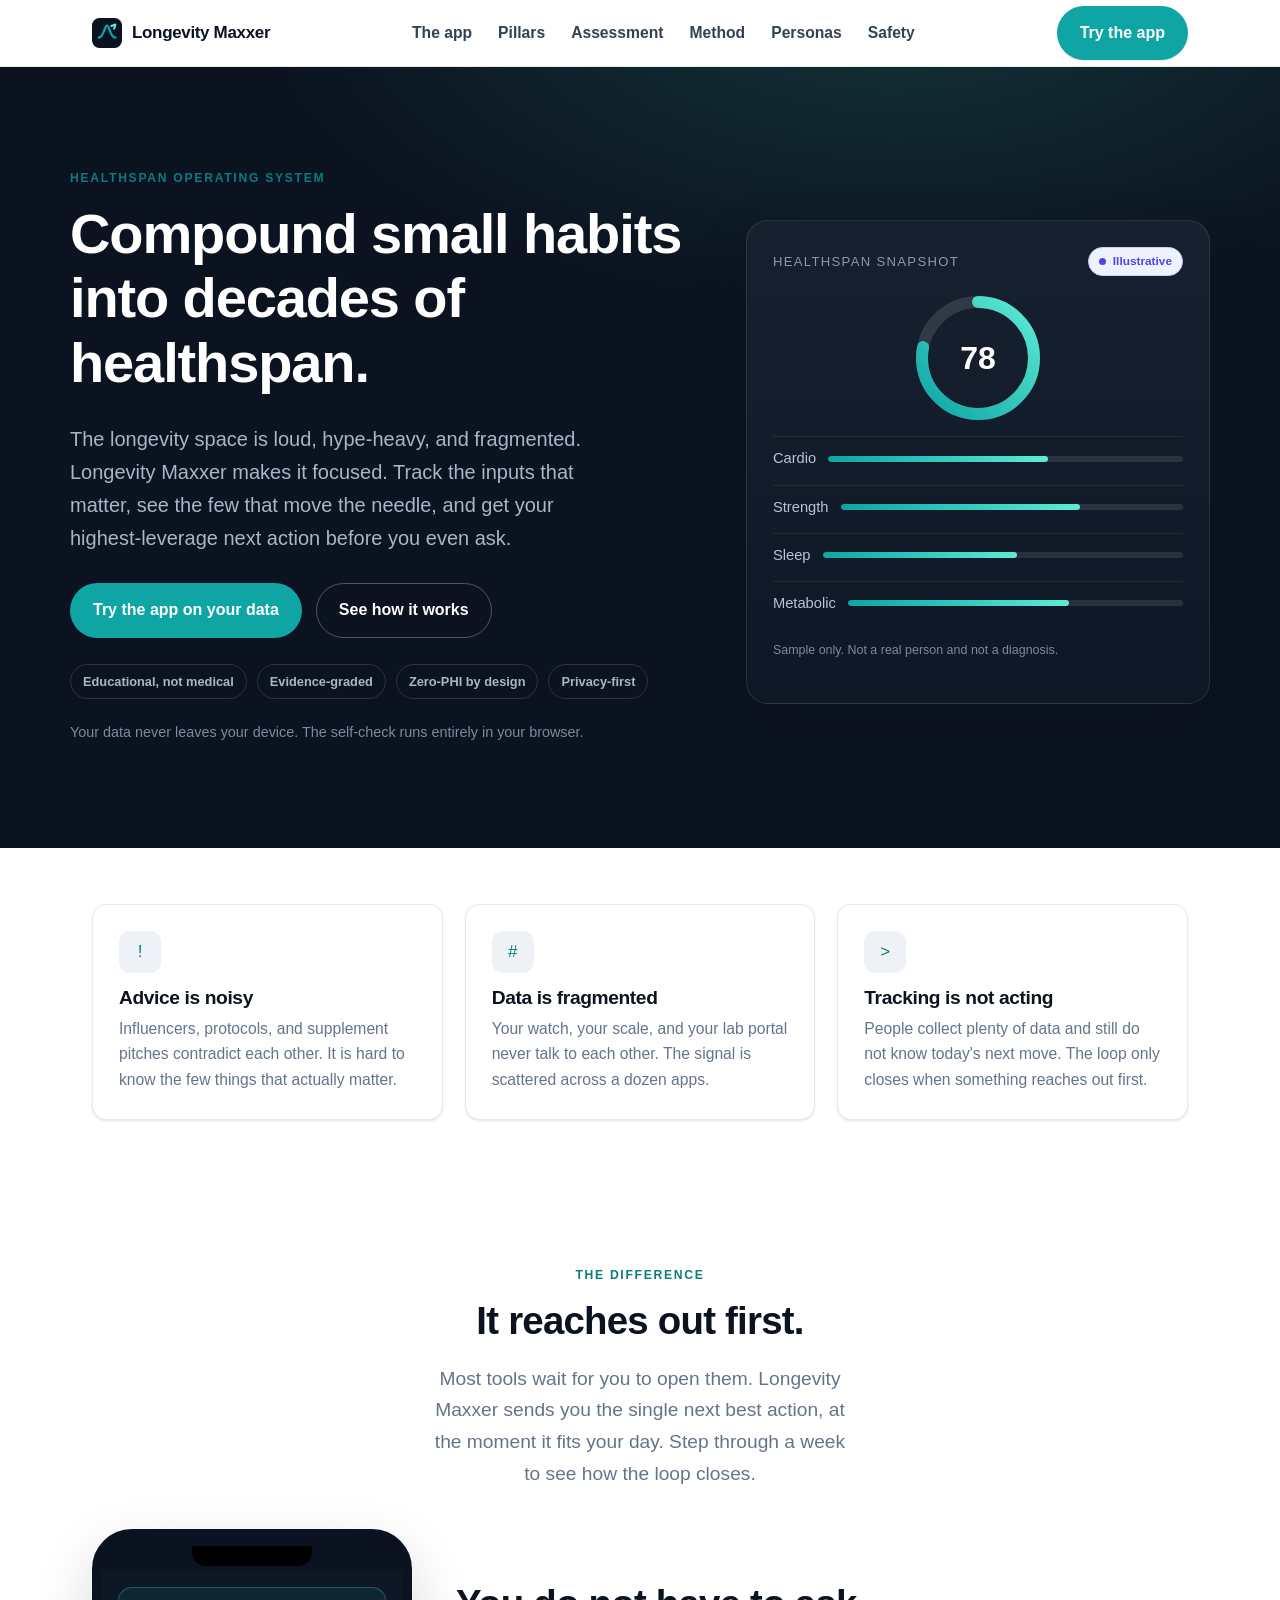
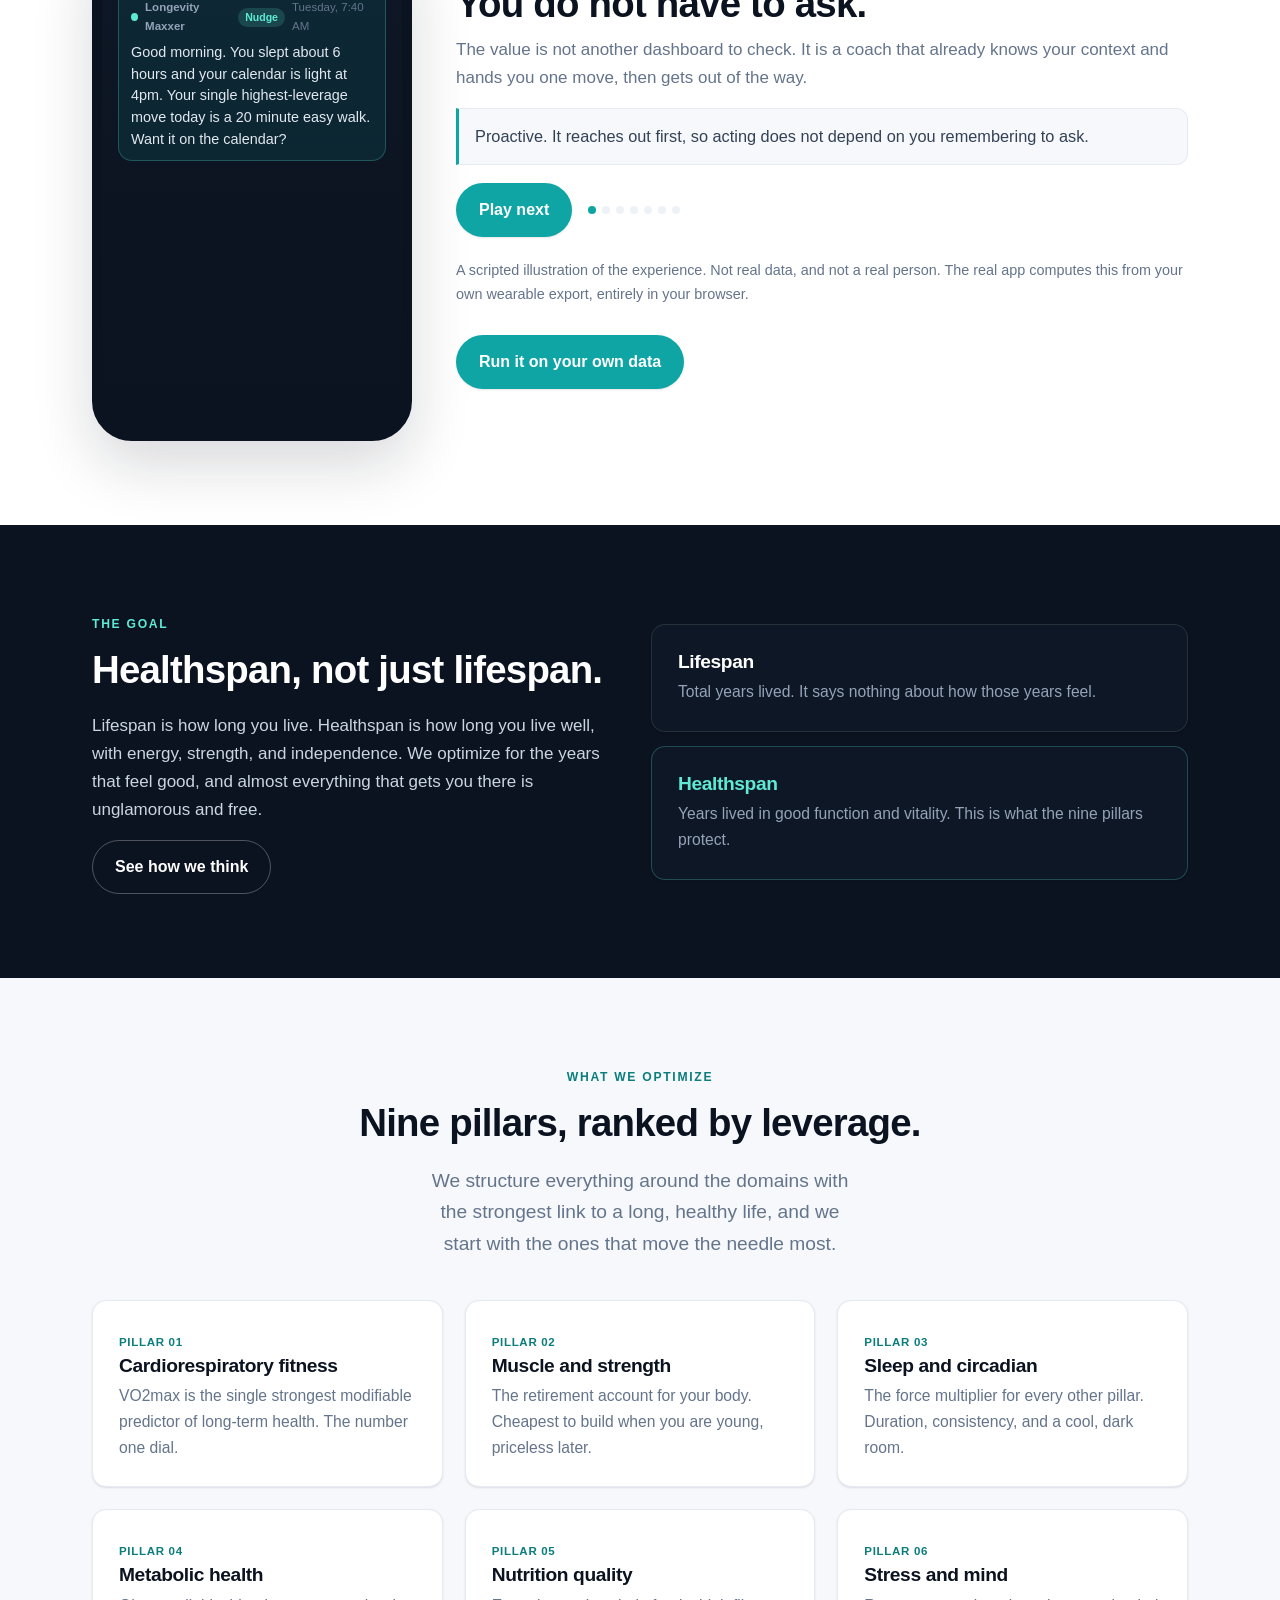
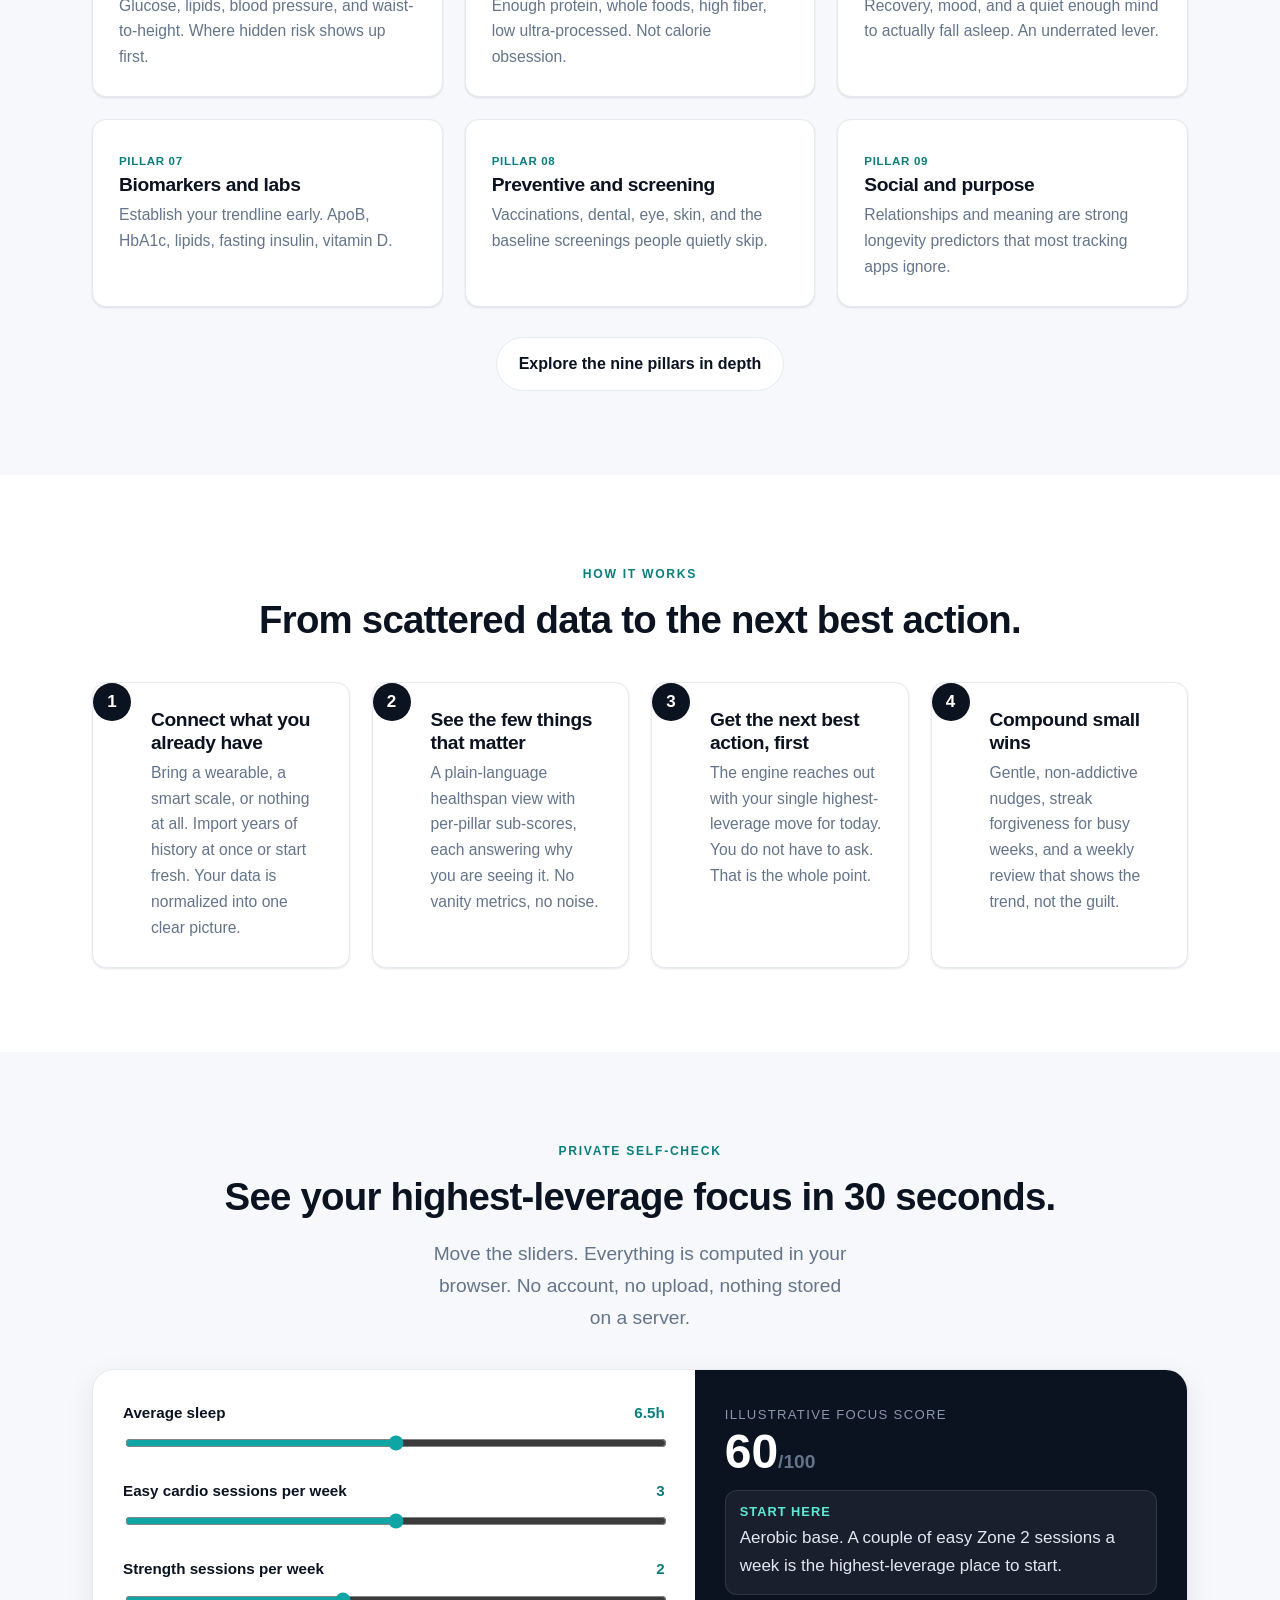
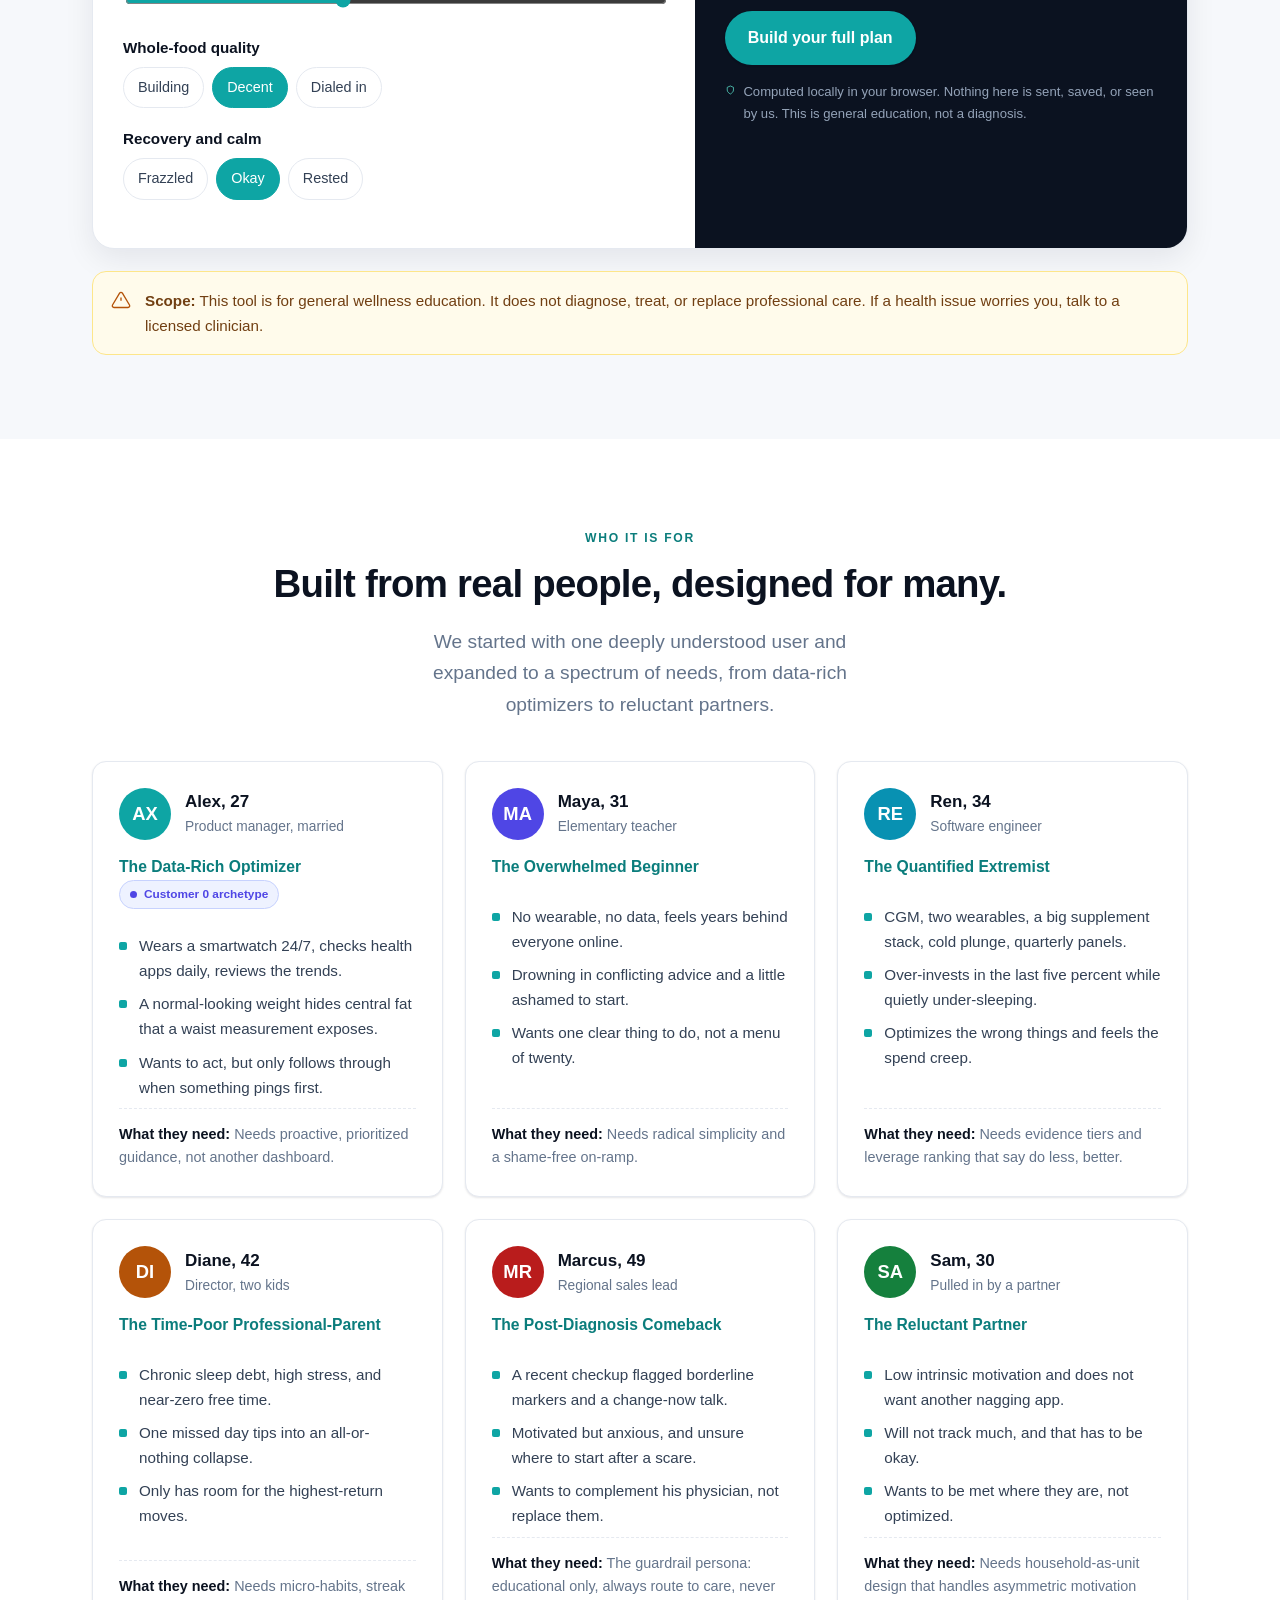
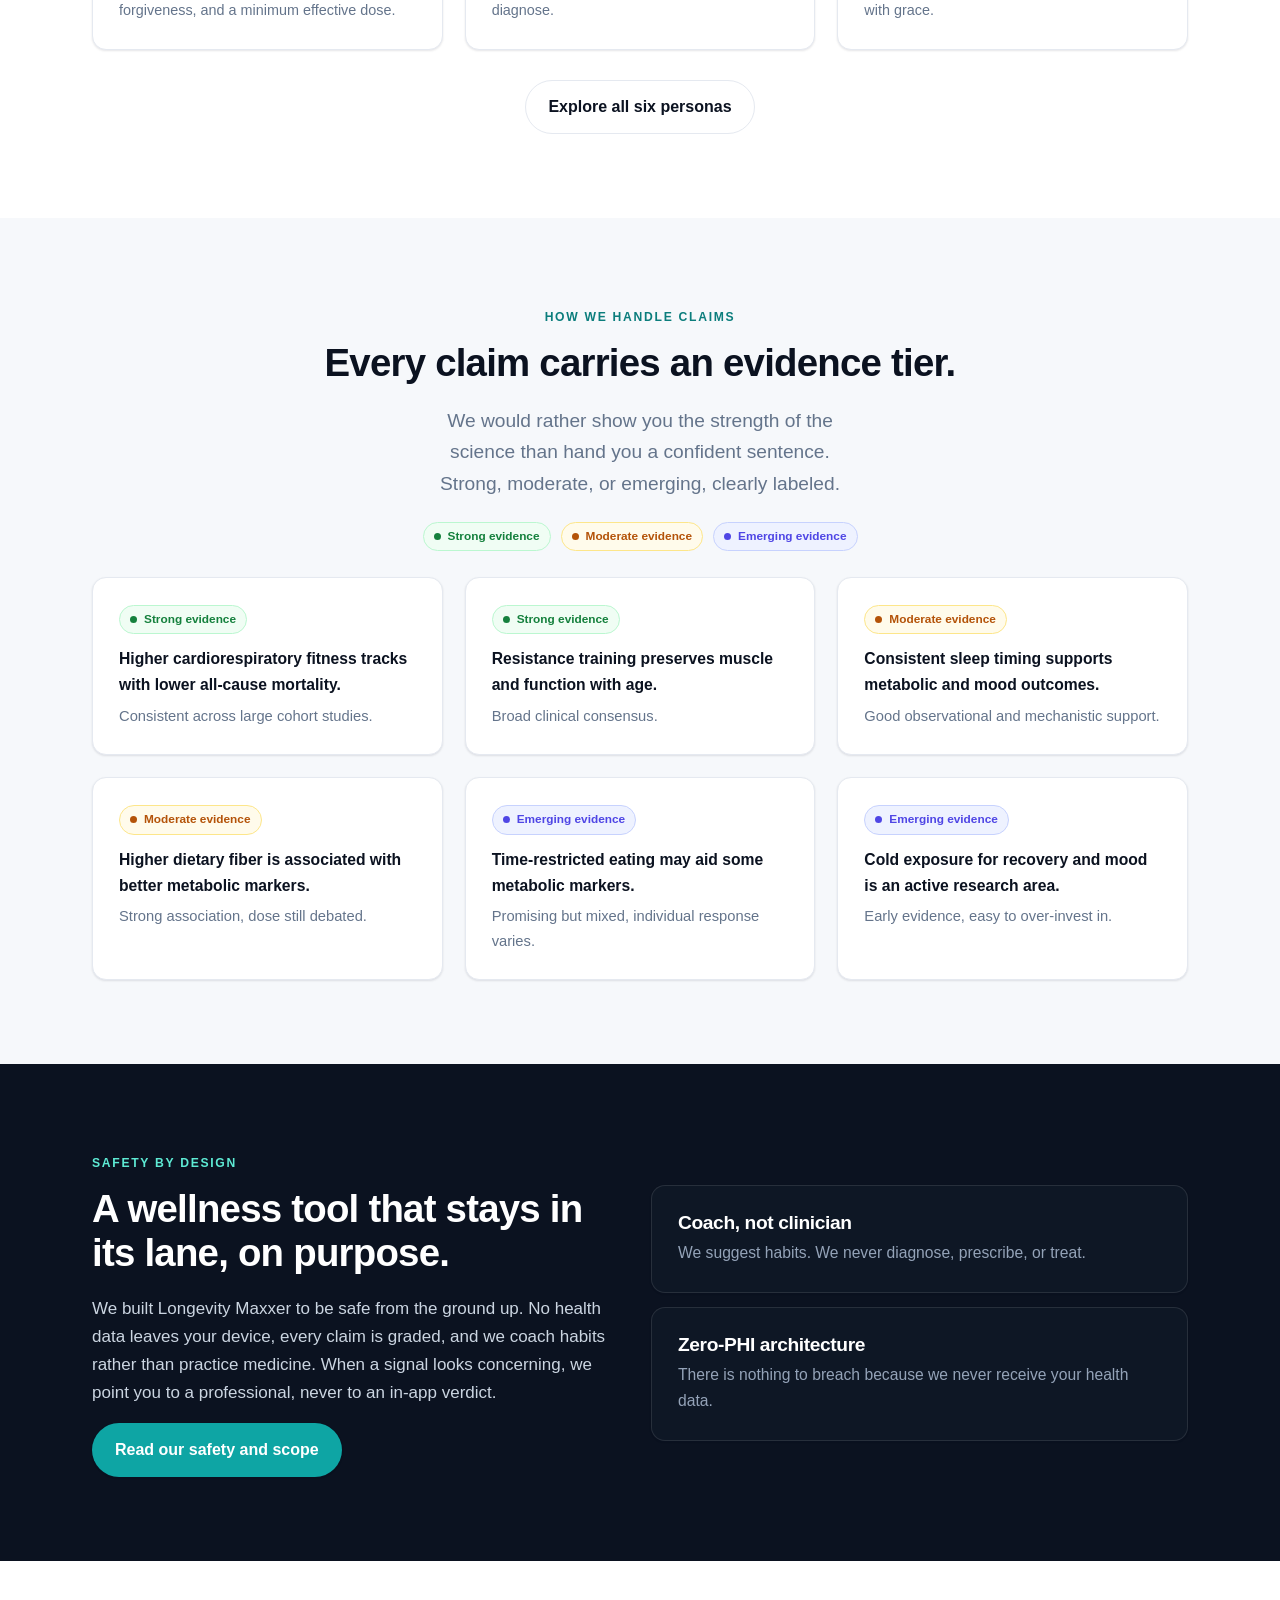
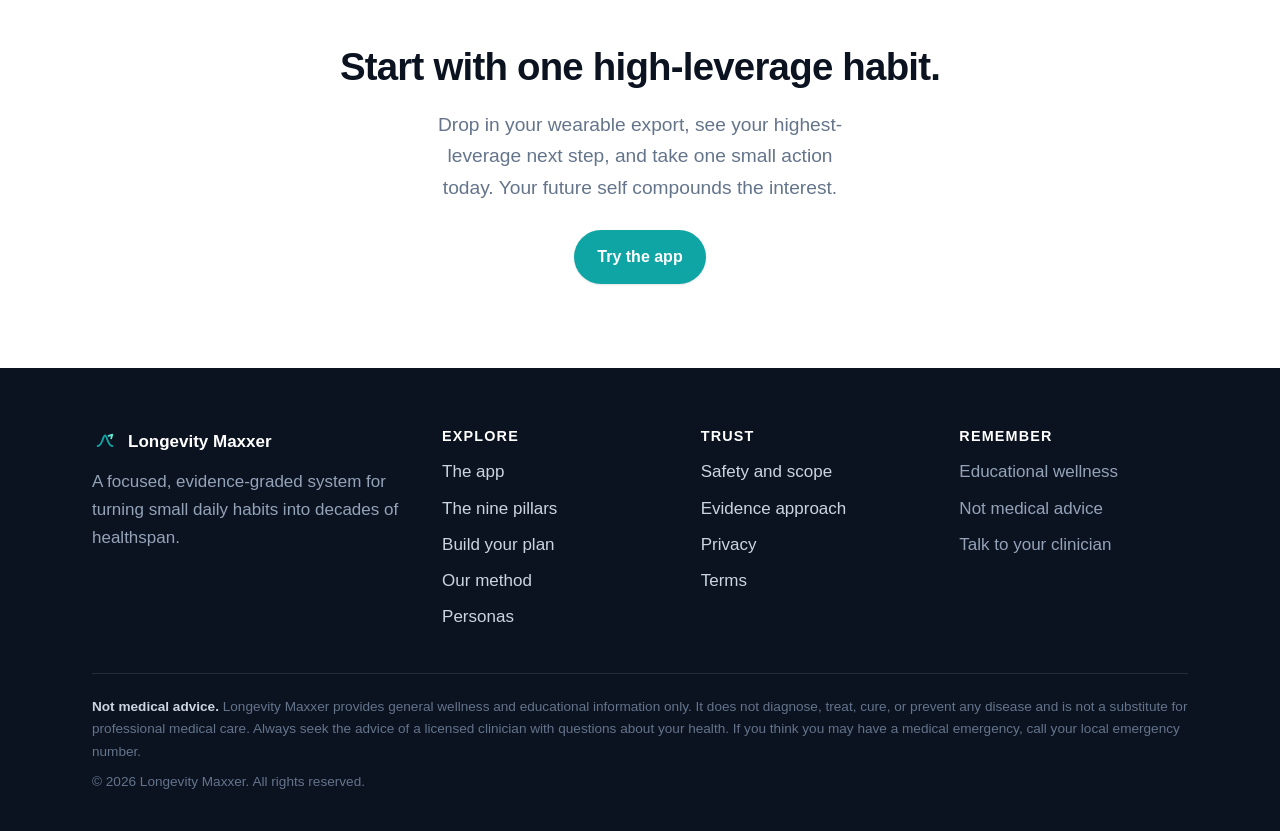
<file: index.html>
<!DOCTYPE html>
<html lang="en">
<head>
  <meta charset="UTF-8" />
  <meta name="viewport" content="width=device-width, initial-scale=1.0" />
  <title>Longevity Maxxer | Your healthspan operating system</title>
  <meta name="description" content="Longevity Maxxer turns the noisy longevity space into a focused, evidence-graded system. Track what matters, get the highest-leverage next action, and compound small habits into decades of healthspan. Educational wellness, not medical advice." />
  <meta name="color-scheme" content="light" />
  <link rel="icon" href="/assets/favicon.svg" type="image/svg+xml" />
  <link rel="canonical" href="/" />
  <meta property="og:title" content="Longevity Maxxer | Your healthspan operating system" />
  <meta property="og:description" content="A focused, evidence-graded system for healthspan. Educational wellness, not medical advice." />
  <meta property="og:type" content="website" />
  <link rel="stylesheet" href="/css/styles.css" />
</head>
<body>
  <header class="nav">
    <div class="wrap nav__inner">
      <a class="brand" href="/">
        <img class="brand__mark" src="/assets/favicon.svg" alt="" width="30" height="30" />
        Longevity Maxxer
      </a>
      <nav class="nav__links" aria-label="Primary">
        <a href="/app.html">The app</a>
        <a href="/pillars.html">Pillars</a>
        <a href="/assessment.html">Assessment</a>
        <a href="/method.html">Method</a>
        <a href="/personas.html">Personas</a>
        <a href="/safety.html">Safety</a>
      </nav>
      <a class="btn btn--primary nav__cta" href="/app.html">Try the app</a>
      <button class="nav__toggle" aria-label="Toggle menu" aria-expanded="false"><span></span><span></span><span></span></button>
    </div>
  </header>

  <main>
    <!-- Hero -->
    <section class="hero">
      <div class="wrap hero__inner">
        <div>
          <span class="eyebrow">Healthspan operating system</span>
          <h1>Compound small habits into decades of healthspan.</h1>
          <p class="hero__lead">The longevity space is loud, hype-heavy, and fragmented. Longevity Maxxer makes it focused. Track the inputs that matter, see the few that move the needle, and get your highest-leverage next action before you even ask.</p>
          <div class="hero__cta">
            <a class="btn btn--primary" href="/app.html">Try the app on your data</a>
            <a class="btn btn--ghost" href="/#how">See how it works</a>
          </div>
          <div class="hero__badges">
            <span class="hero__badge">Educational, not medical</span>
            <span class="hero__badge">Evidence-graded</span>
            <span class="hero__badge">Zero-PHI by design</span>
            <span class="hero__badge">Privacy-first</span>
          </div>
          <p class="hero__note">Your data never leaves your device. The self-check runs entirely in your browser.</p>
        </div>
        <aside class="scorecard" aria-label="Illustrative healthspan snapshot">
          <div class="scorecard__top">
            <span class="scorecard__label">Healthspan snapshot</span>
            <span class="tier tier--emerging">Illustrative</span>
          </div>
          <div class="ring" data-val="78"></div>
          <ul class="scorecard__pillars">
            <li>Cardio <span class="bar"><span style="width:62%"></span></span></li>
            <li>Strength <span class="bar"><span style="width:70%"></span></span></li>
            <li>Sleep <span class="bar"><span style="width:54%"></span></span></li>
            <li>Metabolic <span class="bar"><span style="width:66%"></span></span></li>
          </ul>
          <p class="scorecard__foot">Sample only. Not a real person and not a diagnosis.</p>
        </aside>
      </div>
    </section>

    <!-- Problem -->
    <section class="section section--tight">
      <div class="wrap">
        <div class="grid grid--3">
          <article class="card">
            <div class="card__icon" aria-hidden="true">!</div>
            <h3>Advice is noisy</h3>
            <p>Influencers, protocols, and supplement pitches contradict each other. It is hard to know the few things that actually matter.</p>
          </article>
          <article class="card">
            <div class="card__icon" aria-hidden="true">#</div>
            <h3>Data is fragmented</h3>
            <p>Your watch, your scale, and your lab portal never talk to each other. The signal is scattered across a dozen apps.</p>
          </article>
          <article class="card">
            <div class="card__icon" aria-hidden="true">&gt;</div>
            <h3>Tracking is not acting</h3>
            <p>People collect plenty of data and still do not know today's next move. The loop only closes when something reaches out first.</p>
          </article>
        </div>
      </div>
    </section>

    <!-- Proactive coach demo (the wedge) -->
    <section class="section" id="coach">
      <div class="wrap">
        <div class="center">
          <span class="eyebrow">The difference</span>
          <h2>It reaches out first.</h2>
          <p class="lead">Most tools wait for you to open them. Longevity Maxxer sends you the single next best action, at the moment it fits your day. Step through a week to see how the loop closes.</p>
        </div>
        <div class="coach" style="margin-top:40px">
          <div class="phone" aria-hidden="true">
            <div class="phone__notch"></div>
            <div class="phone__screen">
              <div class="coach-feed" id="coach-feed"></div>
            </div>
          </div>
          <div class="coach__panel">
            <h2>You do not have to ask.</h2>
            <p style="color:var(--muted)">The value is not another dashboard to check. It is a coach that already knows your context and hands you one move, then gets out of the way.</p>
            <div class="coach__caption" id="coach-caption" role="status" aria-live="polite"></div>
            <div class="coach__controls">
              <button type="button" class="btn btn--primary" id="coach-next">Play next</button>
              <div class="coach__dots" id="coach-dots" aria-hidden="true"></div>
            </div>
            <p class="hero__note" style="color:var(--muted)">A scripted illustration of the experience. Not real data, and not a real person. The real app computes this from your own wearable export, entirely in your browser.</p>
            <a class="btn btn--primary" href="/app.html" style="margin-top:12px">Run it on your own data</a>
          </div>
        </div>
      </div>
    </section>

    <!-- Healthspan explainer -->
    <section class="section section--ink">
      <div class="wrap">
        <div class="grid grid--2" style="align-items:center">
          <div>
            <span class="eyebrow">The goal</span>
            <h2>Healthspan, not just lifespan.</h2>
            <p>Lifespan is how long you live. Healthspan is how long you live well, with energy, strength, and independence. We optimize for the years that feel good, and almost everything that gets you there is unglamorous and free.</p>
            <a class="btn btn--ghost" href="/method.html">See how we think</a>
          </div>
          <div class="stack">
            <div class="card" style="background:#0e1725;border-color:rgba(255,255,255,0.1)">
              <h3 style="color:#fff">Lifespan</h3>
              <p style="color:#94a3b8;margin:0">Total years lived. It says nothing about how those years feel.</p>
            </div>
            <div class="card" style="background:#0e1725;border-color:rgba(94,234,212,0.25)">
              <h3 style="color:#5eead4">Healthspan</h3>
              <p style="color:#94a3b8;margin:0">Years lived in good function and vitality. This is what the nine pillars protect.</p>
            </div>
          </div>
        </div>
      </div>
    </section>

    <!-- Pillars -->
    <section class="section section--surface" id="pillars">
      <div class="wrap">
        <div class="center">
          <span class="eyebrow">What we optimize</span>
          <h2>Nine pillars, ranked by leverage.</h2>
          <p class="lead">We structure everything around the domains with the strongest link to a long, healthy life, and we start with the ones that move the needle most.</p>
        </div>
        <div class="grid grid--3" id="pillars-grid" style="margin-top:40px"></div>
        <div class="center" style="margin-top:30px">
          <a class="btn btn--light" href="/pillars.html">Explore the nine pillars in depth</a>
        </div>
      </div>
    </section>

    <!-- How it works -->
    <section class="section" id="how">
      <div class="wrap">
        <div class="center">
          <span class="eyebrow">How it works</span>
          <h2>From scattered data to the next best action.</h2>
        </div>
        <div class="grid grid--4 steps" id="how-grid" style="margin-top:40px"></div>
      </div>
    </section>

    <!-- Self-check tool -->
    <section class="section section--surface" id="selfcheck">
      <div class="wrap">
        <div class="center">
          <span class="eyebrow">Private self-check</span>
          <h2>See your highest-leverage focus in 30 seconds.</h2>
          <p class="lead">Move the sliders. Everything is computed in your browser. No account, no upload, nothing stored on a server.</p>
        </div>

        <div class="tool" style="margin-top:36px">
          <div class="tool__grid">
            <form class="tool__form" id="selfcheckForm">
              <div class="field">
                <label for="sc-sleep">Average sleep <output for="sc-sleep">6.5h</output></label>
                <input type="range" id="sc-sleep" min="4" max="9" step="0.5" value="6.5" data-key="sleep" data-suffix="h" />
              </div>
              <div class="field">
                <label for="sc-cardio">Easy cardio sessions per week <output for="sc-cardio">3</output></label>
                <input type="range" id="sc-cardio" min="0" max="6" step="1" value="3" data-key="cardio" />
              </div>
              <div class="field">
                <label for="sc-strength">Strength sessions per week <output for="sc-strength">2</output></label>
                <input type="range" id="sc-strength" min="0" max="5" step="1" value="2" data-key="strength" />
              </div>
              <div class="field">
                <label>Whole-food quality</label>
                <div class="seg" data-key="nutrition" role="group" aria-label="Whole-food quality">
                  <button type="button" data-val="0">Building</button>
                  <button type="button" data-val="1" aria-pressed="true">Decent</button>
                  <button type="button" data-val="2">Dialed in</button>
                </div>
              </div>
              <div class="field">
                <label>Recovery and calm</label>
                <div class="seg" data-key="stress" role="group" aria-label="Recovery and calm">
                  <button type="button" data-val="0">Frazzled</button>
                  <button type="button" data-val="1" aria-pressed="true">Okay</button>
                  <button type="button" data-val="2">Rested</button>
                </div>
              </div>
            </form>
            <div class="tool__side">
              <span class="scorecard__label">Illustrative focus score</span>
              <div class="tool__result-num"><span id="checkScore">0</span><span style="font-size:1.2rem;color:#64748b">/100</span></div>
              <div class="tool__focus">
                <h4>Start here</h4>
                <p id="checkFocus"></p>
              </div>
              <a class="btn btn--primary" href="/assessment.html" style="margin-top:16px">Build your full plan</a>
              <p class="tool__privacy">
                <svg width="18" height="18" viewBox="0 0 24 24" fill="none" aria-hidden="true"><path d="M12 3l7 3v6c0 4-3 6.5-7 9-4-2.5-7-5-7-9V6l7-3z" stroke="#5eead4" stroke-width="1.6" stroke-linejoin="round"/></svg>
                Computed locally in your browser. Nothing here is sent, saved, or seen by us. This is general education, not a diagnosis.
              </p>
            </div>
          </div>
        </div>

        <div class="scope" style="margin-top:22px">
          <svg width="20" height="20" viewBox="0 0 24 24" fill="none" aria-hidden="true"><path d="M12 9v4m0 4h.01M10.3 3.86 1.82 18a2 2 0 0 0 1.71 3h16.94a2 2 0 0 0 1.71-3L13.7 3.86a2 2 0 0 0-3.4 0z" stroke="#b45309" stroke-width="1.6" stroke-linejoin="round"/></svg>
          <span><strong>Scope:</strong> This tool is for general wellness education. It does not diagnose, treat, or replace professional care. If a health issue worries you, talk to a licensed clinician.</span>
        </div>
      </div>
    </section>

    <!-- Personas preview -->
    <section class="section" id="personas-preview">
      <div class="wrap">
        <div class="center">
          <span class="eyebrow">Who it is for</span>
          <h2>Built from real people, designed for many.</h2>
          <p class="lead">We started with one deeply understood user and expanded to a spectrum of needs, from data-rich optimizers to reluctant partners.</p>
        </div>
        <div class="grid grid--3" id="personas-grid" style="margin-top:40px"></div>
        <div class="center" style="margin-top:30px">
          <a class="btn btn--light" href="/personas.html">Explore all six personas</a>
        </div>
      </div>
    </section>

    <!-- Evidence -->
    <section class="section section--surface" id="evidence">
      <div class="wrap">
        <div class="center">
          <span class="eyebrow">How we handle claims</span>
          <h2>Every claim carries an evidence tier.</h2>
          <p class="lead">We would rather show you the strength of the science than hand you a confident sentence. Strong, moderate, or emerging, clearly labeled.</p>
        </div>
        <div class="pill-row center" style="justify-content:center;margin:22px 0 10px">
          <span class="tier tier--strong">Strong evidence</span>
          <span class="tier tier--moderate">Moderate evidence</span>
          <span class="tier tier--emerging">Emerging evidence</span>
        </div>
        <div class="grid grid--3" id="evidence-grid" style="margin-top:26px"></div>
      </div>
    </section>

    <!-- Safety teaser -->
    <section class="section section--ink" id="safety-teaser">
      <div class="wrap">
        <div class="grid grid--2" style="align-items:center">
          <div>
            <span class="eyebrow">Safety by design</span>
            <h2>A wellness tool that stays in its lane, on purpose.</h2>
            <p>We built Longevity Maxxer to be safe from the ground up. No health data leaves your device, every claim is graded, and we coach habits rather than practice medicine. When a signal looks concerning, we point you to a professional, never to an in-app verdict.</p>
            <a class="btn btn--primary" href="/safety.html">Read our safety and scope</a>
          </div>
          <div class="stack">
            <div class="card" style="background:#0e1725;border-color:rgba(255,255,255,0.1)">
              <h3 style="color:#fff">Coach, not clinician</h3>
              <p style="color:#94a3b8;margin:0">We suggest habits. We never diagnose, prescribe, or treat.</p>
            </div>
            <div class="card" style="background:#0e1725;border-color:rgba(255,255,255,0.1)">
              <h3 style="color:#fff">Zero-PHI architecture</h3>
              <p style="color:#94a3b8;margin:0">There is nothing to breach because we never receive your health data.</p>
            </div>
          </div>
        </div>
      </div>
    </section>

    <!-- CTA -->
    <section class="section center">
      <div class="wrap">
        <h2>Start with one high-leverage habit.</h2>
        <p class="lead" style="margin-bottom:26px">Drop in your wearable export, see your highest-leverage next step, and take one small action today. Your future self compounds the interest.</p>
        <a class="btn btn--primary" href="/app.html">Try the app</a>
      </div>
    </section>
  </main>

  <footer class="footer">
    <div class="wrap">
      <div class="footer__grid">
        <div>
          <div class="footer__brand">
            <img src="/assets/favicon.svg" alt="" width="26" height="26" /> Longevity Maxxer
          </div>
          <p style="max-width:34ch">A focused, evidence-graded system for turning small daily habits into decades of healthspan.</p>
        </div>
        <div>
          <h4>Explore</h4>
          <ul>
            <li><a href="/app.html">The app</a></li>
            <li><a href="/pillars.html">The nine pillars</a></li>
            <li><a href="/assessment.html">Build your plan</a></li>
            <li><a href="/method.html">Our method</a></li>
            <li><a href="/personas.html">Personas</a></li>
          </ul>
        </div>
        <div>
          <h4>Trust</h4>
          <ul>
            <li><a href="/safety.html">Safety and scope</a></li>
            <li><a href="/method.html#evidence">Evidence approach</a></li>
            <li><a href="/privacy.html">Privacy</a></li>
            <li><a href="/terms.html">Terms</a></li>
          </ul>
        </div>
        <div>
          <h4>Remember</h4>
          <ul>
            <li>Educational wellness</li>
            <li>Not medical advice</li>
            <li>Talk to your clinician</li>
          </ul>
        </div>
      </div>
      <div class="footer__legal">
        <p><strong style="color:#cbd5e1">Not medical advice.</strong> Longevity Maxxer provides general wellness and educational information only. It does not diagnose, treat, cure, or prevent any disease and is not a substitute for professional medical care. Always seek the advice of a licensed clinician with questions about your health. If you think you may have a medical emergency, call your local emergency number.</p>
        <p>&copy; <span id="year">2026</span> Longevity Maxxer. All rights reserved.</p>
      </div>
    </div>
  </footer>

  <script src="/js/main.js"></script>
</body>
</html>
</file>
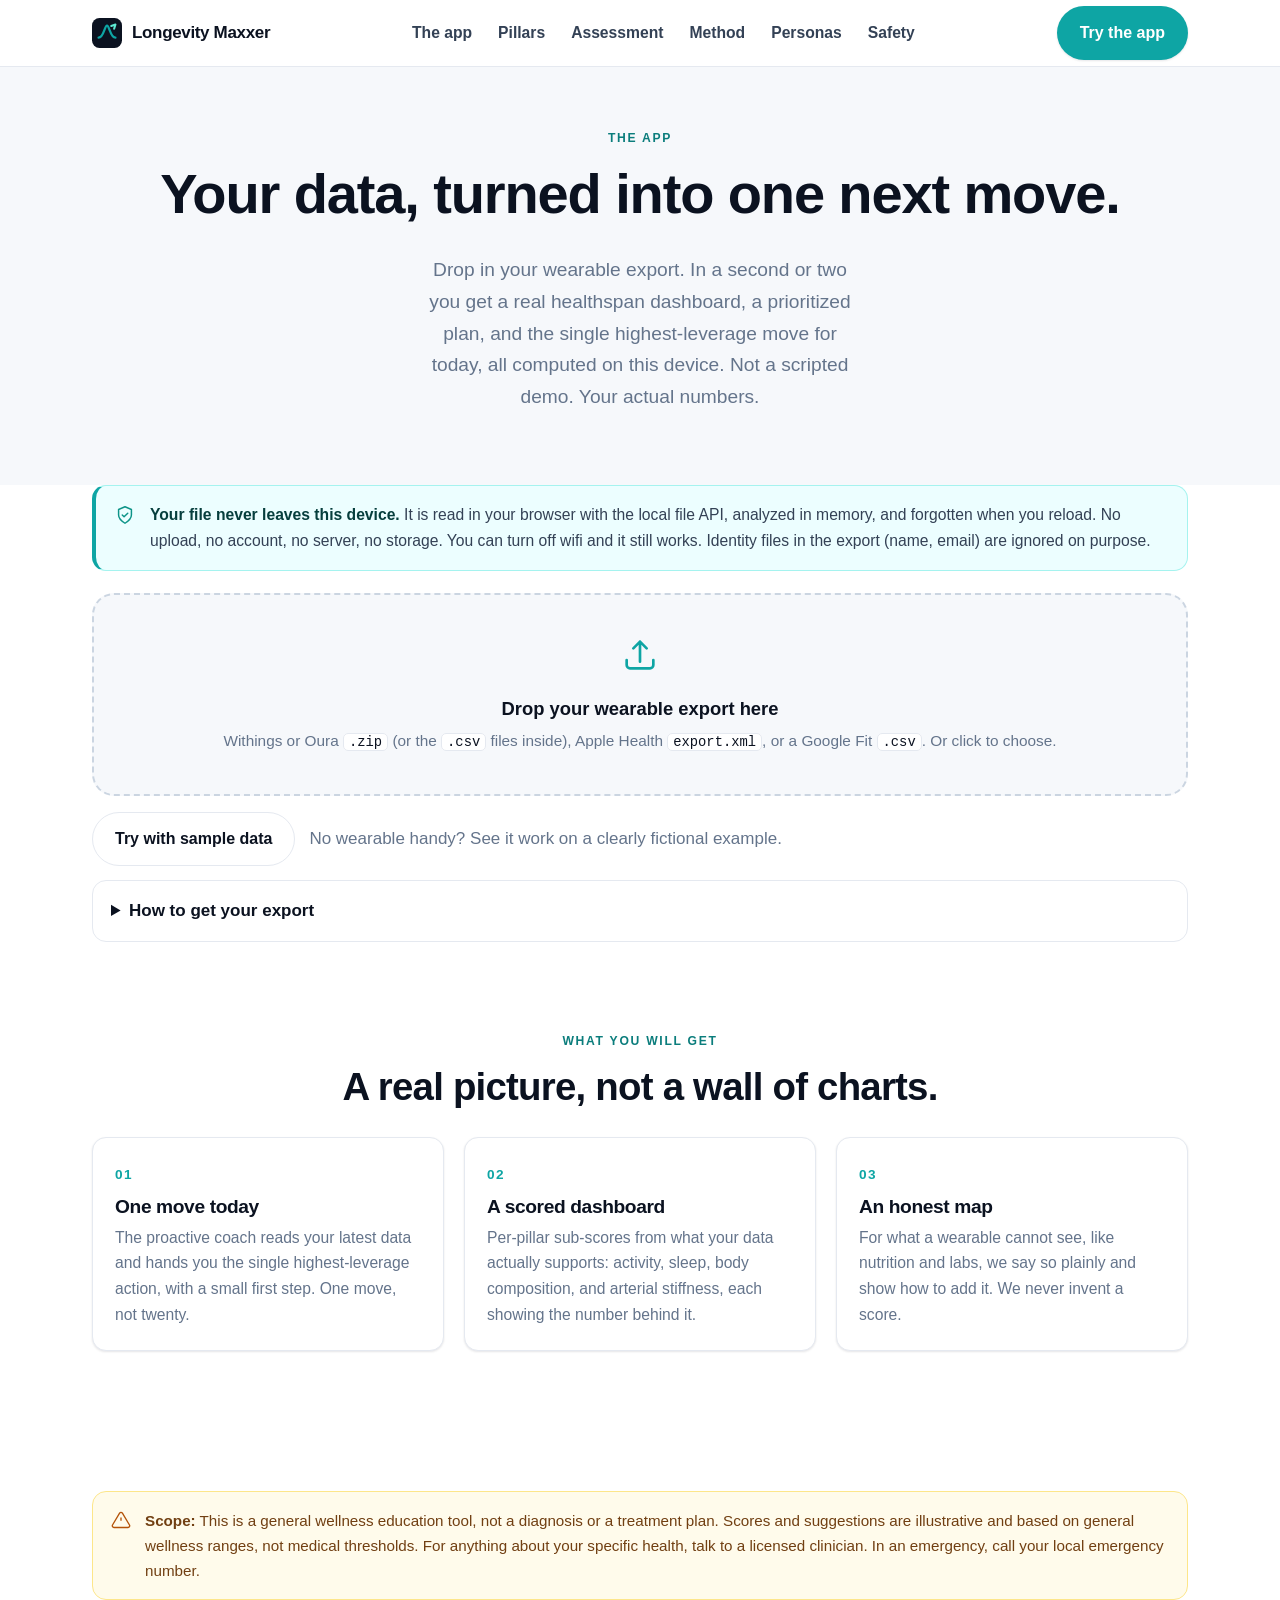
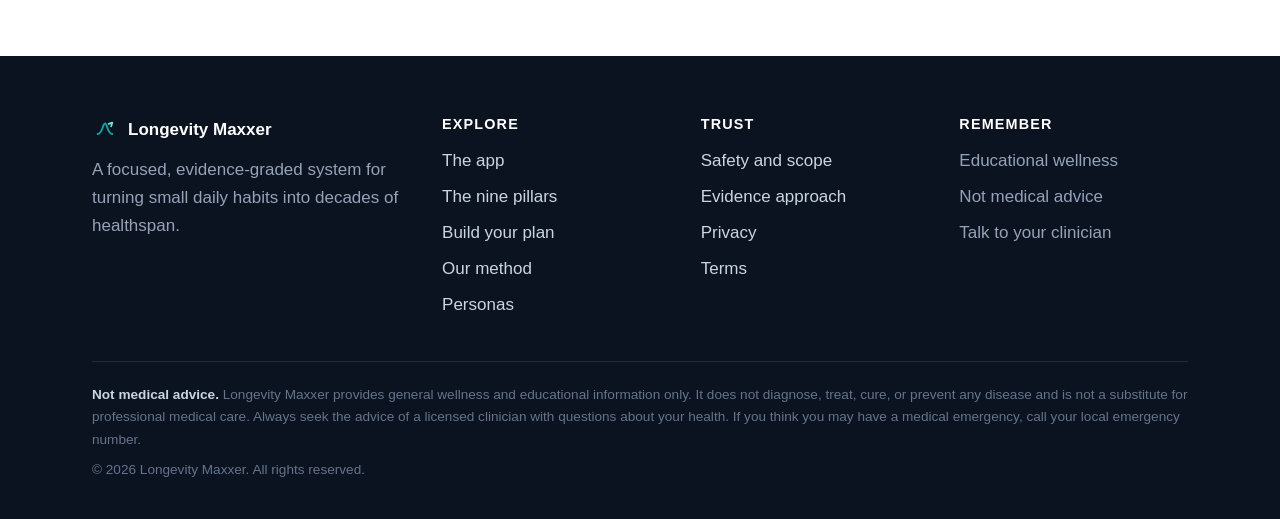
<file: app.html>
<!DOCTYPE html>
<html lang="en">
<head>
  <meta charset="UTF-8" />
  <meta name="viewport" content="width=device-width, initial-scale=1.0" />
  <title>The App | Longevity Maxxer</title>
  <meta name="description" content="Drop in your Withings, Apple Health, Oura, or Google Fit export and get a real healthspan dashboard, a prioritized action plan, and a proactive coach, computed entirely in your browser. Your file is never uploaded, stored, or shared." />
  <meta name="color-scheme" content="light" />
  <link rel="icon" href="/assets/favicon.svg" type="image/svg+xml" />
  <link rel="canonical" href="/app.html" />
  <link rel="stylesheet" href="/css/styles.css" />
</head>
<body>
  <header class="nav">
    <div class="wrap nav__inner">
      <a class="brand" href="/">
        <img class="brand__mark" src="/assets/favicon.svg" alt="" width="30" height="30" />
        Longevity Maxxer
      </a>
      <nav class="nav__links" aria-label="Primary">
        <a href="/app.html" aria-current="page">The app</a>
        <a href="/pillars.html">Pillars</a>
        <a href="/assessment.html">Assessment</a>
        <a href="/method.html">Method</a>
        <a href="/personas.html">Personas</a>
        <a href="/safety.html">Safety</a>
      </nav>
      <a class="btn btn--primary nav__cta" href="/app.html">Try the app</a>
      <button class="nav__toggle" aria-label="Toggle menu" aria-expanded="false"><span></span><span></span><span></span></button>
    </div>
  </header>

  <main>
    <section class="section section--tight section--surface">
      <div class="wrap center">
        <span class="eyebrow">The app</span>
        <h1>Your data, turned into one next move.</h1>
        <p class="lead" style="margin-top:10px">Drop in your wearable export. In a second or two you get a real healthspan dashboard, a prioritized plan, and the single highest-leverage move for today, all computed on this device. Not a scripted demo. Your actual numbers.</p>
      </div>
    </section>

    <section class="section" style="padding-top:0">
      <div class="wrap">
        <div class="privacy-strip">
          <svg width="22" height="22" viewBox="0 0 24 24" fill="none" aria-hidden="true"><path d="M12 3l7 3v6c0 4-3 6.5-7 9-4-2.5-7-5-7-9V6l7-3z" stroke="#0d9488" stroke-width="1.6" stroke-linejoin="round"/><path d="M9 12l2 2 4-4" stroke="#0d9488" stroke-width="1.6" stroke-linecap="round" stroke-linejoin="round"/></svg>
          <div>
            <strong>Your file never leaves this device.</strong>
            It is read in your browser with the local file API, analyzed in memory, and forgotten when you reload. No upload, no account, no server, no storage. You can turn off wifi and it still works. Identity files in the export (name, email) are ignored on purpose.
          </div>
        </div>

        <p id="appError" class="app-error" role="alert" hidden></p>

        <div id="dropzone" class="dropzone" role="button" tabindex="0" aria-label="Add your export file">
          <svg class="dropzone__icon" width="40" height="40" viewBox="0 0 24 24" fill="none" aria-hidden="true"><path d="M12 16V4m0 0L8 8m4-4 4 4" stroke="currentColor" stroke-width="1.6" stroke-linecap="round" stroke-linejoin="round"/><path d="M4 15v3a2 2 0 0 0 2 2h12a2 2 0 0 0 2-2v-3" stroke="currentColor" stroke-width="1.6" stroke-linecap="round"/></svg>
          <p class="dropzone__title">Drop your wearable export here</p>
          <p class="dropzone__hint">Withings or Oura <code>.zip</code> (or the <code>.csv</code> files inside), Apple Health <code>export.xml</code>, or a Google Fit <code>.csv</code>. Or click to choose.</p>
          <input id="fileInput" type="file" accept=".zip,.csv,.xml,.json" multiple hidden />
        </div>

        <div class="dropzone__actions">
          <button type="button" class="btn btn--light" id="sampleBtn">Try with sample data</button>
          <span class="muted">No wearable handy? See it work on a clearly fictional example.</span>
        </div>

        <details class="howto">
          <summary>How to get your export</summary>
          <p><strong>Withings Health Mate.</strong> Sign in at <span class="mono">account.withings.com</span> on a computer, open <strong>Download my data</strong> in your profile, request the export, then drop the <span class="mono">.zip</span> above.</p>
          <p><strong>Apple Health.</strong> On iPhone, open the <strong>Health</strong> app, tap your profile picture, choose <strong>Export All Health Data</strong>, then drop the <span class="mono">export.zip</span> (or the <span class="mono">export.xml</span> inside) above. This file can be large; it still stays on your device.</p>
          <p><strong>Oura.</strong> In the Oura app, open <strong>Profile</strong>, then <strong>Membership Hub</strong>, then <strong>Export data</strong>, and request your data. Drop the <span class="mono">.zip</span> of CSVs (or <span class="mono">sleepmodel.csv</span> and <span class="mono">dailyactivity.csv</span>) above.</p>
          <p><strong>Google Fit.</strong> At <span class="mono">takeout.google.com</span> select <strong>Fit</strong> and export. Drop the <span class="mono">Daily activity metrics</span> CSV files above.</p>
          <p class="muted">You can drop more than one source at once and the app combines them, keeping the richest reading for each metric. Withings and Apple Health are the most complete. Oura and Google Fit are supported on a best-effort basis and we will keep tuning them. Nothing you drop is uploaded or stored.</p>
        </details>
      </div>
    </section>

    <section class="section" id="appEmpty" style="padding-top:0">
      <div class="wrap">
        <div class="center">
          <span class="eyebrow">What you will get</span>
          <h2>A real picture, not a wall of charts.</h2>
        </div>
        <div class="cols3" style="margin-top:28px">
          <article class="ecard">
            <span class="ecard__num">01</span>
            <h3>One move today</h3>
            <p>The proactive coach reads your latest data and hands you the single highest-leverage action, with a small first step. One move, not twenty.</p>
          </article>
          <article class="ecard">
            <span class="ecard__num">02</span>
            <h3>A scored dashboard</h3>
            <p>Per-pillar sub-scores from what your data actually supports: activity, sleep, body composition, and arterial stiffness, each showing the number behind it.</p>
          </article>
          <article class="ecard">
            <span class="ecard__num">03</span>
            <h3>An honest map</h3>
            <p>For what a wearable cannot see, like nutrition and labs, we say so plainly and show how to add it. We never invent a score.</p>
          </article>
        </div>
      </div>
    </section>

    <section class="section" id="appResults" hidden>
      <div class="wrap">
        <p id="appAsOf" class="muted center" style="margin-bottom:18px"></p>

        <div id="coachReal" class="coachreal-host"></div>

        <div class="appscore">
          <div class="appscore__ring">
            <div class="appscore__num"><span id="appScore">0</span><span class="appscore__den">/100</span></div>
            <span class="scorecard__label">Healthspan focus</span>
          </div>
          <div class="appscore__meta">
            <p id="appScoreBand" class="appscore__band"></p>
            <p class="muted">A weighted read of the pillars we can measure from your data. It is a focus aid, not a grade, and not a diagnosis.</p>
          </div>
        </div>

        <div class="center" style="margin-top:40px">
          <span class="eyebrow">Your metrics</span>
          <h2>What your data shows.</h2>
        </div>
        <div id="appPillars" class="mgrid"></div>

        <div class="assess__planwrap">
          <div class="center">
            <span class="eyebrow">Your plan</span>
            <h2>Start here, in order.</h2>
            <p class="lead">Ranked by leverage and how much room you have. Gentle by design.</p>
          </div>
          <div id="appPlan" style="max-width:820px;margin:28px auto 0"></div>
          <div id="appClinician" style="max-width:820px;margin:0 auto" hidden></div>
        </div>

        <div id="appBlind" class="blind" hidden></div>

        <div id="appProvenance" class="prov-wrap"></div>

        <div class="center" style="margin-top:30px">
          <button type="button" class="btn btn--light" id="appReset">Clear and start over</button>
        </div>
      </div>
    </section>

    <section class="section section--tight">
      <div class="wrap">
        <div class="scope">
          <svg width="20" height="20" viewBox="0 0 24 24" fill="none" aria-hidden="true"><path d="M12 9v4m0 4h.01M10.3 3.86 1.82 18a2 2 0 0 0 1.71 3h16.94a2 2 0 0 0 1.71-3L13.7 3.86a2 2 0 0 0-3.4 0z" stroke="#b45309" stroke-width="1.6" stroke-linejoin="round"/></svg>
          <span><strong>Scope:</strong> This is a general wellness education tool, not a diagnosis or a treatment plan. Scores and suggestions are illustrative and based on general wellness ranges, not medical thresholds. For anything about your specific health, talk to a licensed clinician. In an emergency, call your local emergency number.</span>
        </div>
      </div>
    </section>
  </main>

  <footer class="footer">
    <div class="wrap">
      <div class="footer__grid">
        <div>
          <div class="footer__brand">
            <img src="/assets/favicon.svg" alt="" width="26" height="26" /> Longevity Maxxer
          </div>
          <p style="max-width:34ch">A focused, evidence-graded system for turning small daily habits into decades of healthspan.</p>
        </div>
        <div>
          <h4>Explore</h4>
          <ul>
            <li><a href="/app.html">The app</a></li>
            <li><a href="/pillars.html">The nine pillars</a></li>
            <li><a href="/assessment.html">Build your plan</a></li>
            <li><a href="/method.html">Our method</a></li>
            <li><a href="/personas.html">Personas</a></li>
          </ul>
        </div>
        <div>
          <h4>Trust</h4>
          <ul>
            <li><a href="/safety.html">Safety and scope</a></li>
            <li><a href="/method.html#evidence">Evidence approach</a></li>
            <li><a href="/privacy.html">Privacy</a></li>
            <li><a href="/terms.html">Terms</a></li>
          </ul>
        </div>
        <div>
          <h4>Remember</h4>
          <ul>
            <li>Educational wellness</li>
            <li>Not medical advice</li>
            <li>Talk to your clinician</li>
          </ul>
        </div>
      </div>
      <div class="footer__legal">
        <p><strong style="color:#cbd5e1">Not medical advice.</strong> Longevity Maxxer provides general wellness and educational information only. It does not diagnose, treat, cure, or prevent any disease and is not a substitute for professional medical care. Always seek the advice of a licensed clinician with questions about your health. If you think you may have a medical emergency, call your local emergency number.</p>
        <p>&copy; <span id="year">2026</span> Longevity Maxxer. All rights reserved.</p>
      </div>
    </div>
  </footer>
  <script src="/js/jszip.min.js"></script>
  <script src="/js/main.js"></script>
  <script src="/js/app.js"></script>
</body>
</html>
</file>
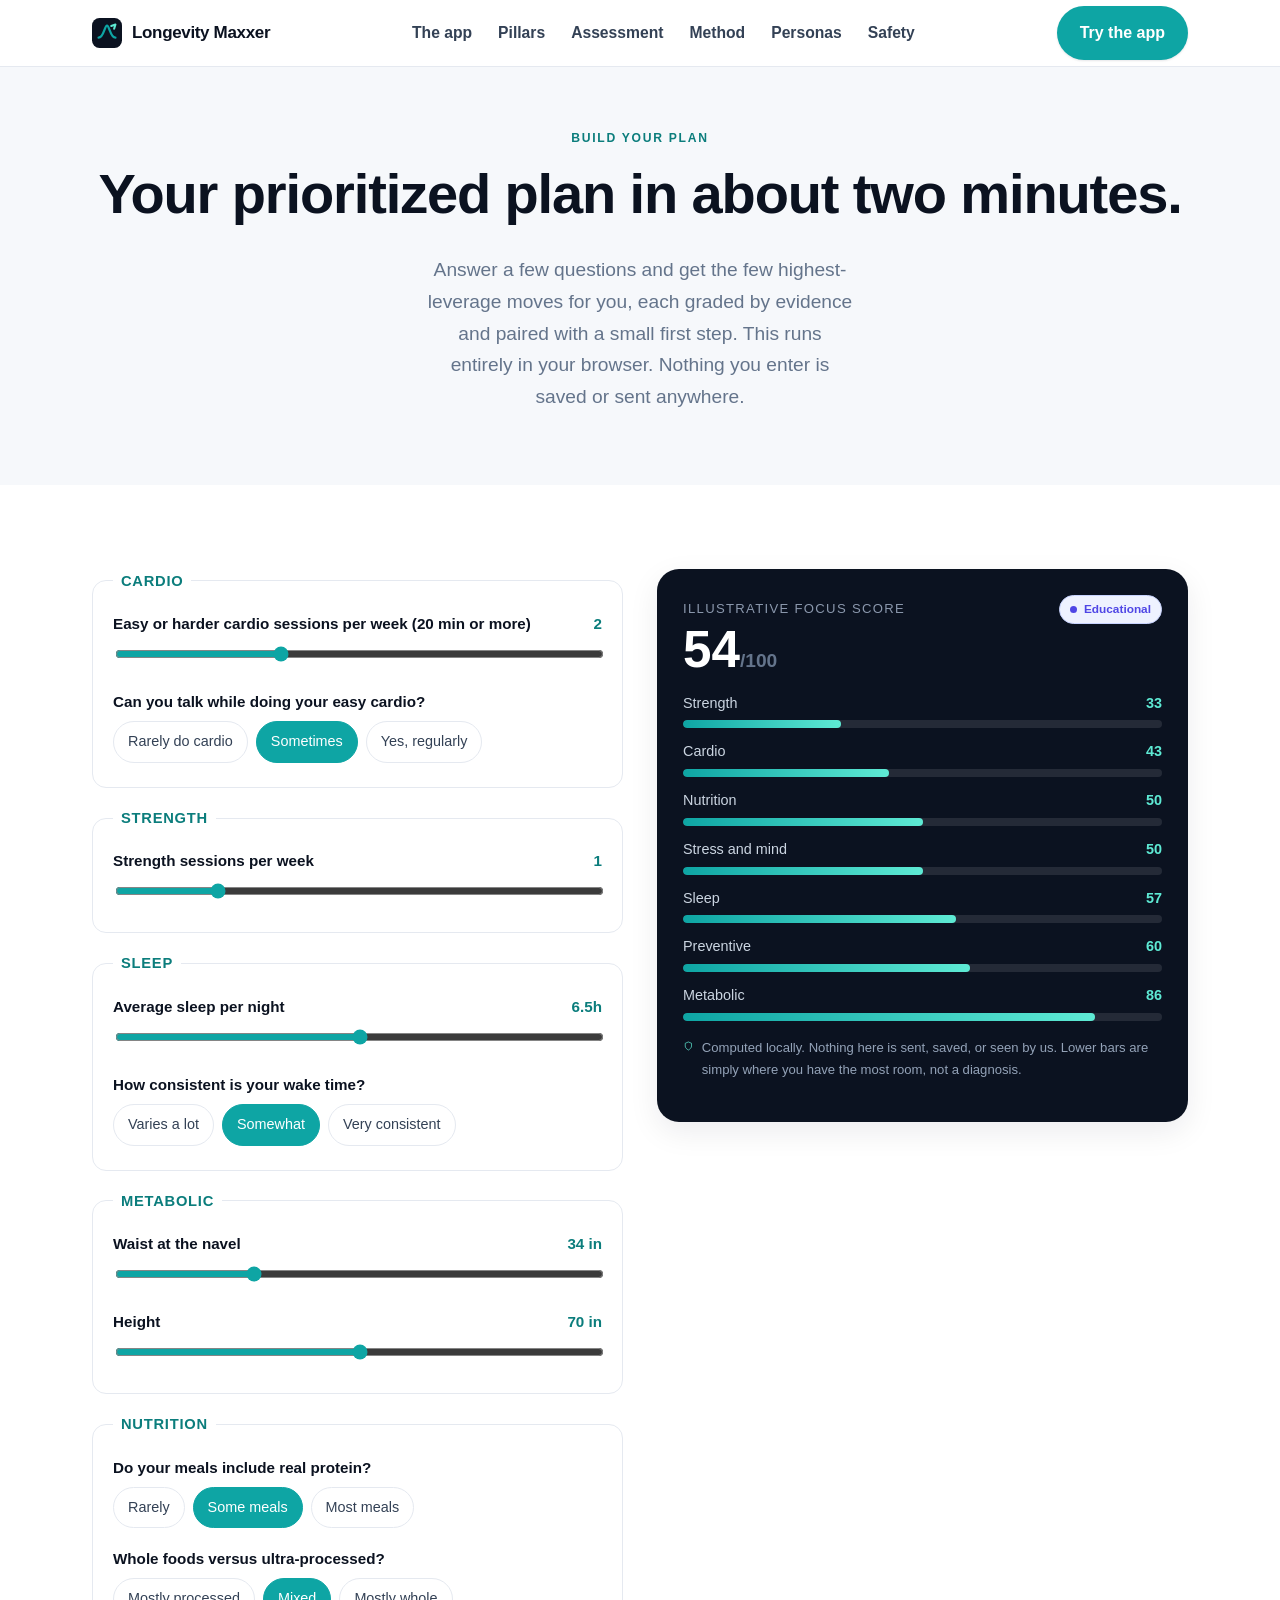
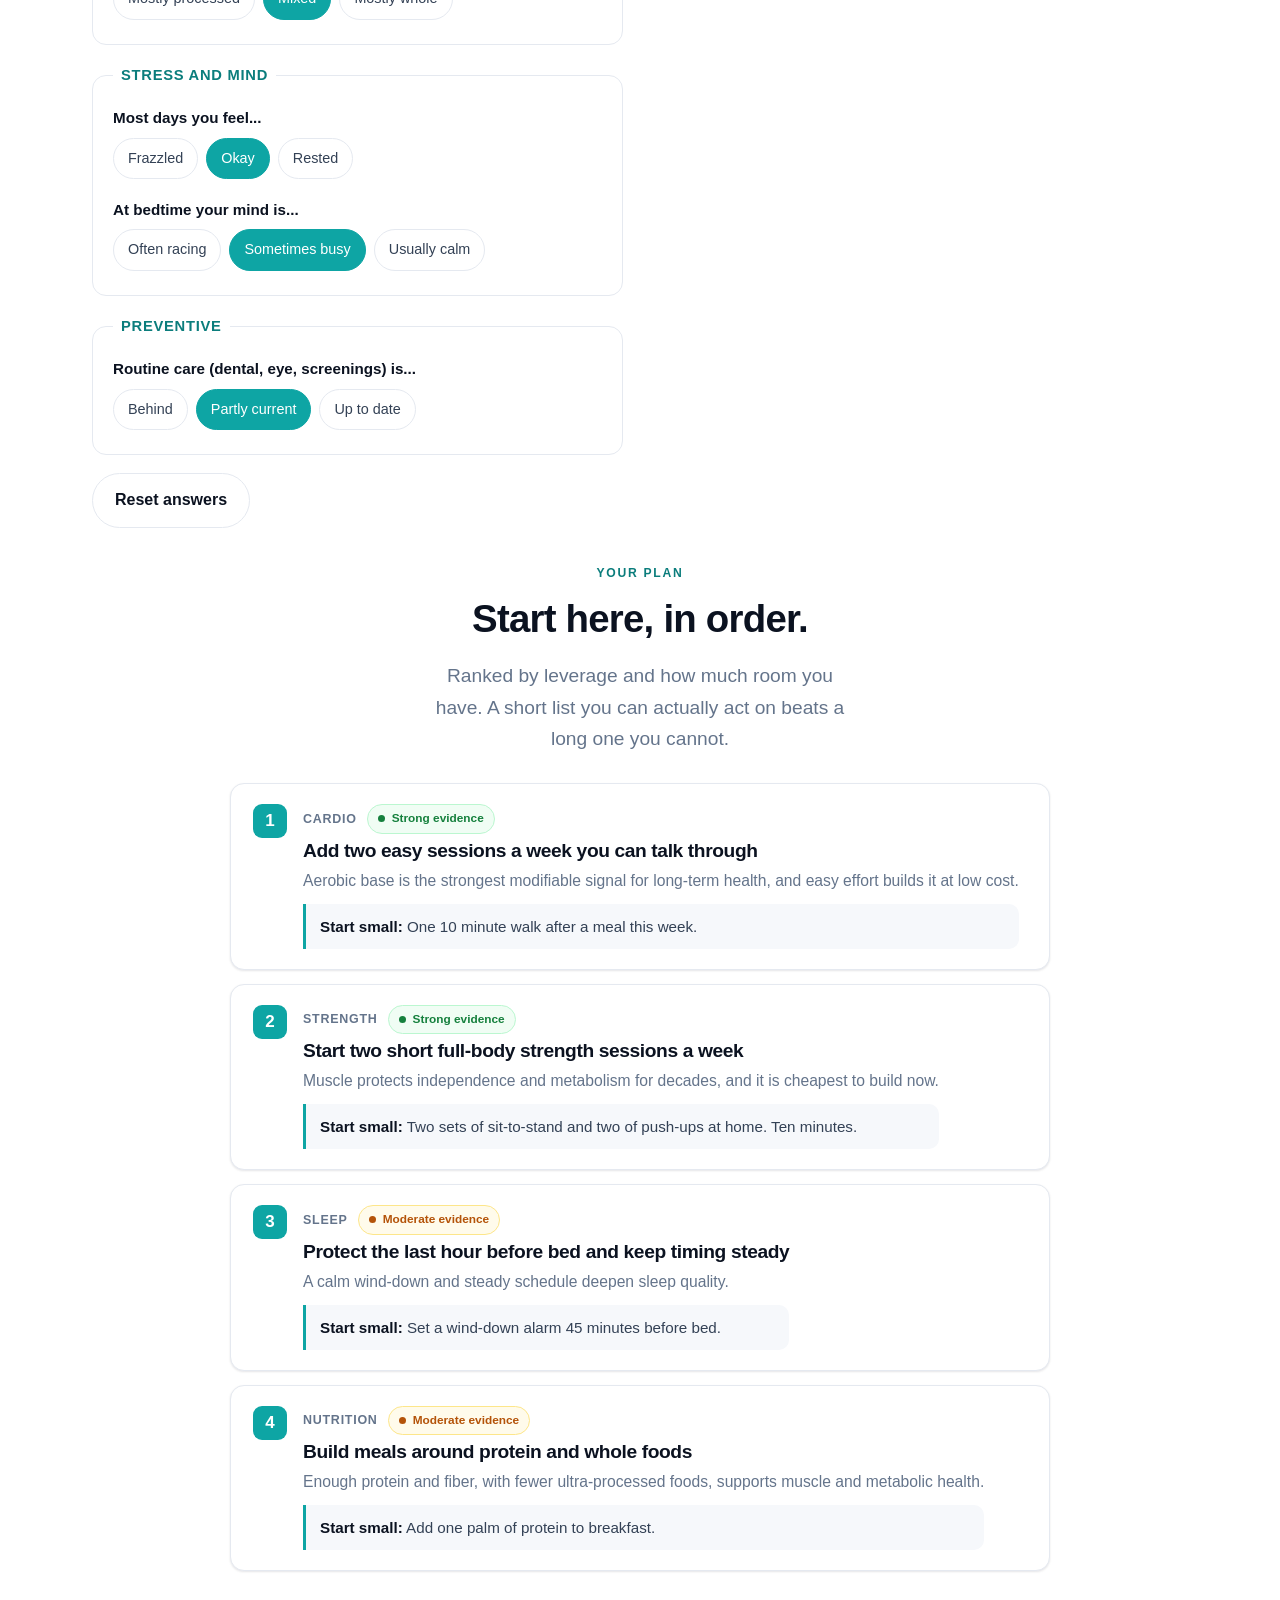
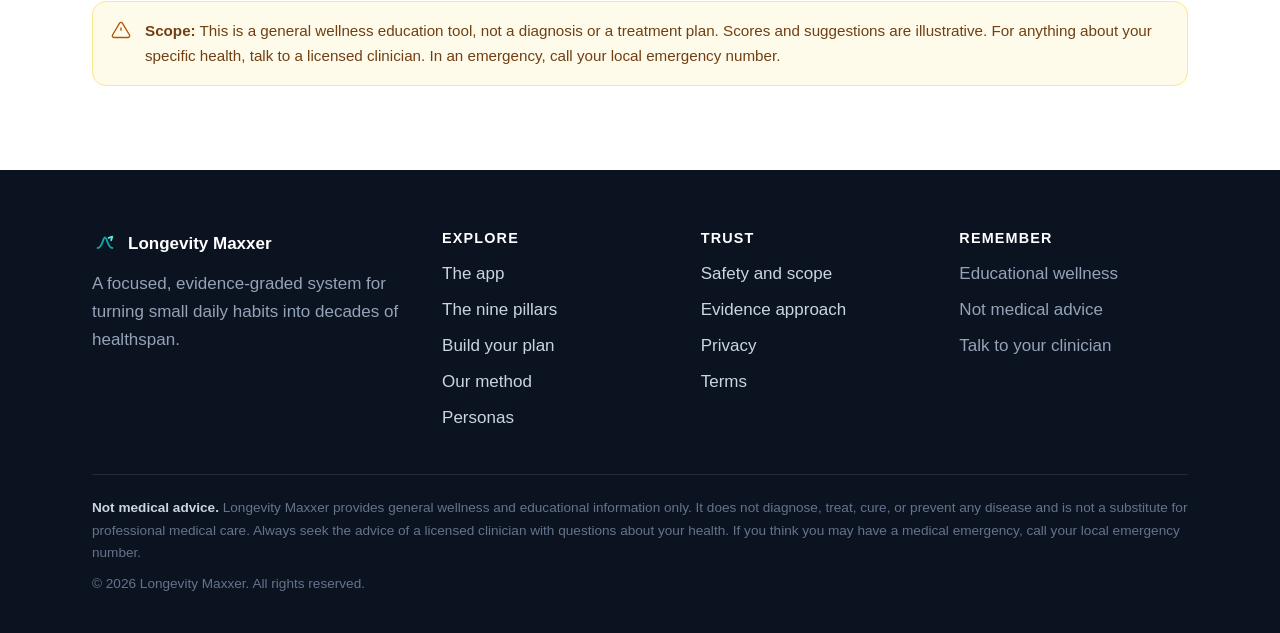
<file: assessment.html>
<!DOCTYPE html>
<html lang="en">
<head>
  <meta charset="UTF-8" />
  <meta name="viewport" content="width=device-width, initial-scale=1.0" />
  <title>Build Your Plan | Longevity Maxxer</title>
  <meta name="description" content="A private, in-browser assessment across the healthspan pillars that returns a prioritized, evidence-graded action plan and questions to bring to your clinician. Nothing is stored or sent." />
  <meta name="color-scheme" content="light" />
  <link rel="icon" href="/assets/favicon.svg" type="image/svg+xml" />
  <link rel="canonical" href="/assessment.html" />
  <link rel="stylesheet" href="/css/styles.css" />
</head>
<body>
  <header class="nav">
    <div class="wrap nav__inner">
      <a class="brand" href="/">
        <img class="brand__mark" src="/assets/favicon.svg" alt="" width="30" height="30" />
        Longevity Maxxer
      </a>
      <nav class="nav__links" aria-label="Primary">
        <a href="/app.html">The app</a>
        <a href="/pillars.html">Pillars</a>
        <a href="/assessment.html" aria-current="page">Assessment</a>
        <a href="/method.html">Method</a>
        <a href="/personas.html">Personas</a>
        <a href="/safety.html">Safety</a>
      </nav>
      <a class="btn btn--primary nav__cta" href="/app.html">Try the app</a>
      <button class="nav__toggle" aria-label="Toggle menu" aria-expanded="false"><span></span><span></span><span></span></button>
    </div>
  </header>

  <main>
    <section class="section section--tight section--surface">
      <div class="wrap center">
        <span class="eyebrow">Build your plan</span>
        <h1>Your prioritized plan in about two minutes.</h1>
        <p class="lead" style="margin-top:10px">Answer a few questions and get the few highest-leverage moves for you, each graded by evidence and paired with a small first step. This runs entirely in your browser. Nothing you enter is saved or sent anywhere.</p>
      </div>
    </section>

    <section class="section">
      <div class="wrap">
        <div class="assess">
          <div>
            <form id="assessForm" aria-label="Healthspan assessment"></form>
            <button type="button" class="btn btn--light" id="assessReset">Reset answers</button>
          </div>
          <aside class="assess__panel">
            <div class="assess__result">
              <div class="assess__scoretop">
                <span class="scorecard__label">Illustrative focus score</span>
                <span class="tier tier--emerging">Educational</span>
              </div>
              <div class="assess__num"><span id="assessScore">0</span><span style="font-size:1.2rem;color:#64748b">/100</span></div>
              <div id="assessBars" style="margin-top:16px"></div>
              <p class="tool__privacy" style="margin-top:16px">
                <svg width="18" height="18" viewBox="0 0 24 24" fill="none" aria-hidden="true"><path d="M12 3l7 3v6c0 4-3 6.5-7 9-4-2.5-7-5-7-9V6l7-3z" stroke="#5eead4" stroke-width="1.6" stroke-linejoin="round"/></svg>
                Computed locally. Nothing here is sent, saved, or seen by us. Lower bars are simply where you have the most room, not a diagnosis.
              </p>
            </div>
          </aside>
        </div>

        <div class="assess__planwrap">
          <div class="center">
            <span class="eyebrow">Your plan</span>
            <h2>Start here, in order.</h2>
            <p class="lead">Ranked by leverage and how much room you have. A short list you can actually act on beats a long one you cannot.</p>
          </div>
          <div id="assessPlan" style="max-width:820px;margin:28px auto 0"></div>
          <div id="assessClinician" style="max-width:820px;margin:0 auto" hidden></div>
        </div>

        <div class="scope" style="margin-top:30px">
          <svg width="20" height="20" viewBox="0 0 24 24" fill="none" aria-hidden="true"><path d="M12 9v4m0 4h.01M10.3 3.86 1.82 18a2 2 0 0 0 1.71 3h16.94a2 2 0 0 0 1.71-3L13.7 3.86a2 2 0 0 0-3.4 0z" stroke="#b45309" stroke-width="1.6" stroke-linejoin="round"/></svg>
          <span><strong>Scope:</strong> This is a general wellness education tool, not a diagnosis or a treatment plan. Scores and suggestions are illustrative. For anything about your specific health, talk to a licensed clinician. In an emergency, call your local emergency number.</span>
        </div>
      </div>
    </section>
  </main>

  <footer class="footer">
    <div class="wrap">
      <div class="footer__grid">
        <div>
          <div class="footer__brand">
            <img src="/assets/favicon.svg" alt="" width="26" height="26" /> Longevity Maxxer
          </div>
          <p style="max-width:34ch">A focused, evidence-graded system for turning small daily habits into decades of healthspan.</p>
        </div>
        <div>
          <h4>Explore</h4>
          <ul>
            <li><a href="/app.html">The app</a></li>
            <li><a href="/pillars.html">The nine pillars</a></li>
            <li><a href="/assessment.html">Build your plan</a></li>
            <li><a href="/method.html">Our method</a></li>
            <li><a href="/personas.html">Personas</a></li>
          </ul>
        </div>
        <div>
          <h4>Trust</h4>
          <ul>
            <li><a href="/safety.html">Safety and scope</a></li>
            <li><a href="/method.html#evidence">Evidence approach</a></li>
            <li><a href="/privacy.html">Privacy</a></li>
            <li><a href="/terms.html">Terms</a></li>
          </ul>
        </div>
        <div>
          <h4>Remember</h4>
          <ul>
            <li>Educational wellness</li>
            <li>Not medical advice</li>
            <li>Talk to your clinician</li>
          </ul>
        </div>
      </div>
      <div class="footer__legal">
        <p><strong style="color:#cbd5e1">Not medical advice.</strong> Longevity Maxxer provides general wellness and educational information only. It does not diagnose, treat, cure, or prevent any disease and is not a substitute for professional medical care. Always seek the advice of a licensed clinician with questions about your health. If you think you may have a medical emergency, call your local emergency number.</p>
        <p>&copy; <span id="year">2026</span> Longevity Maxxer. All rights reserved.</p>
      </div>
    </div>
  </footer>
  <script src="/js/main.js"></script>
</body>
</html>
</file>
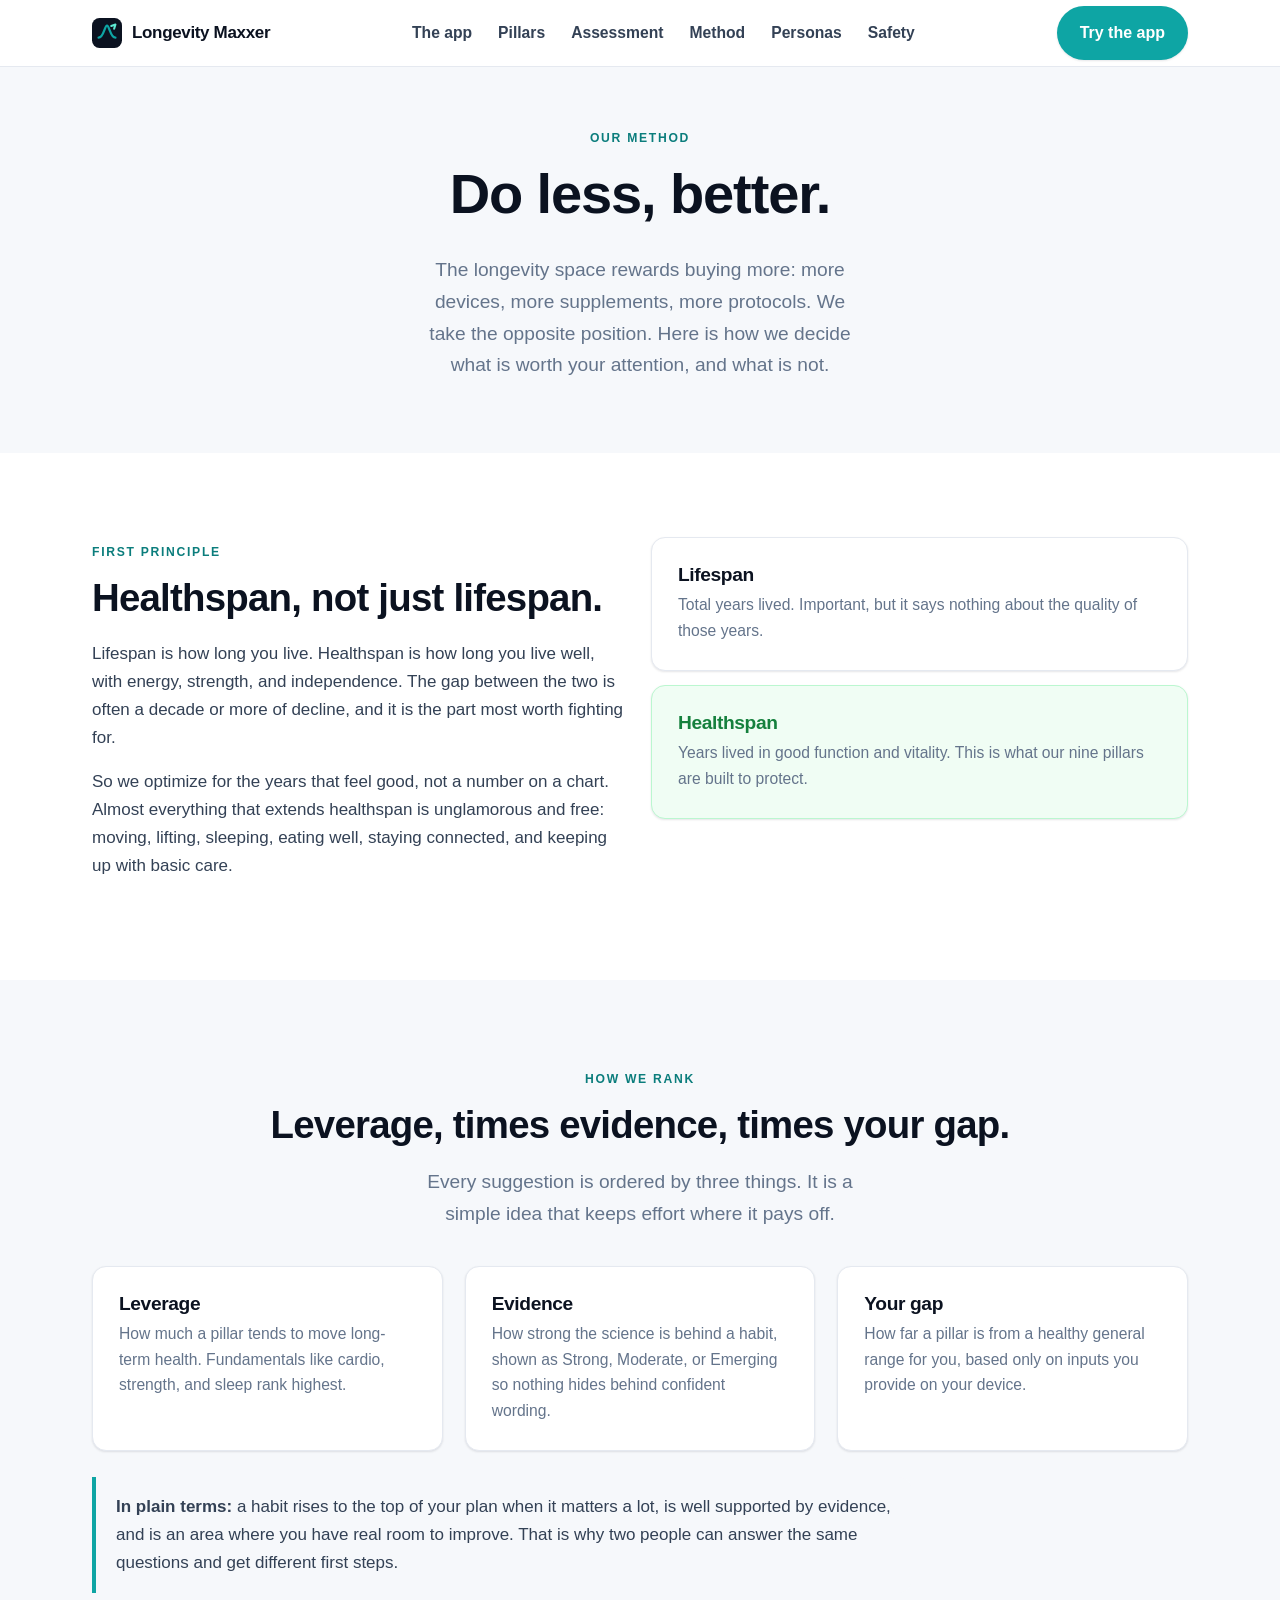
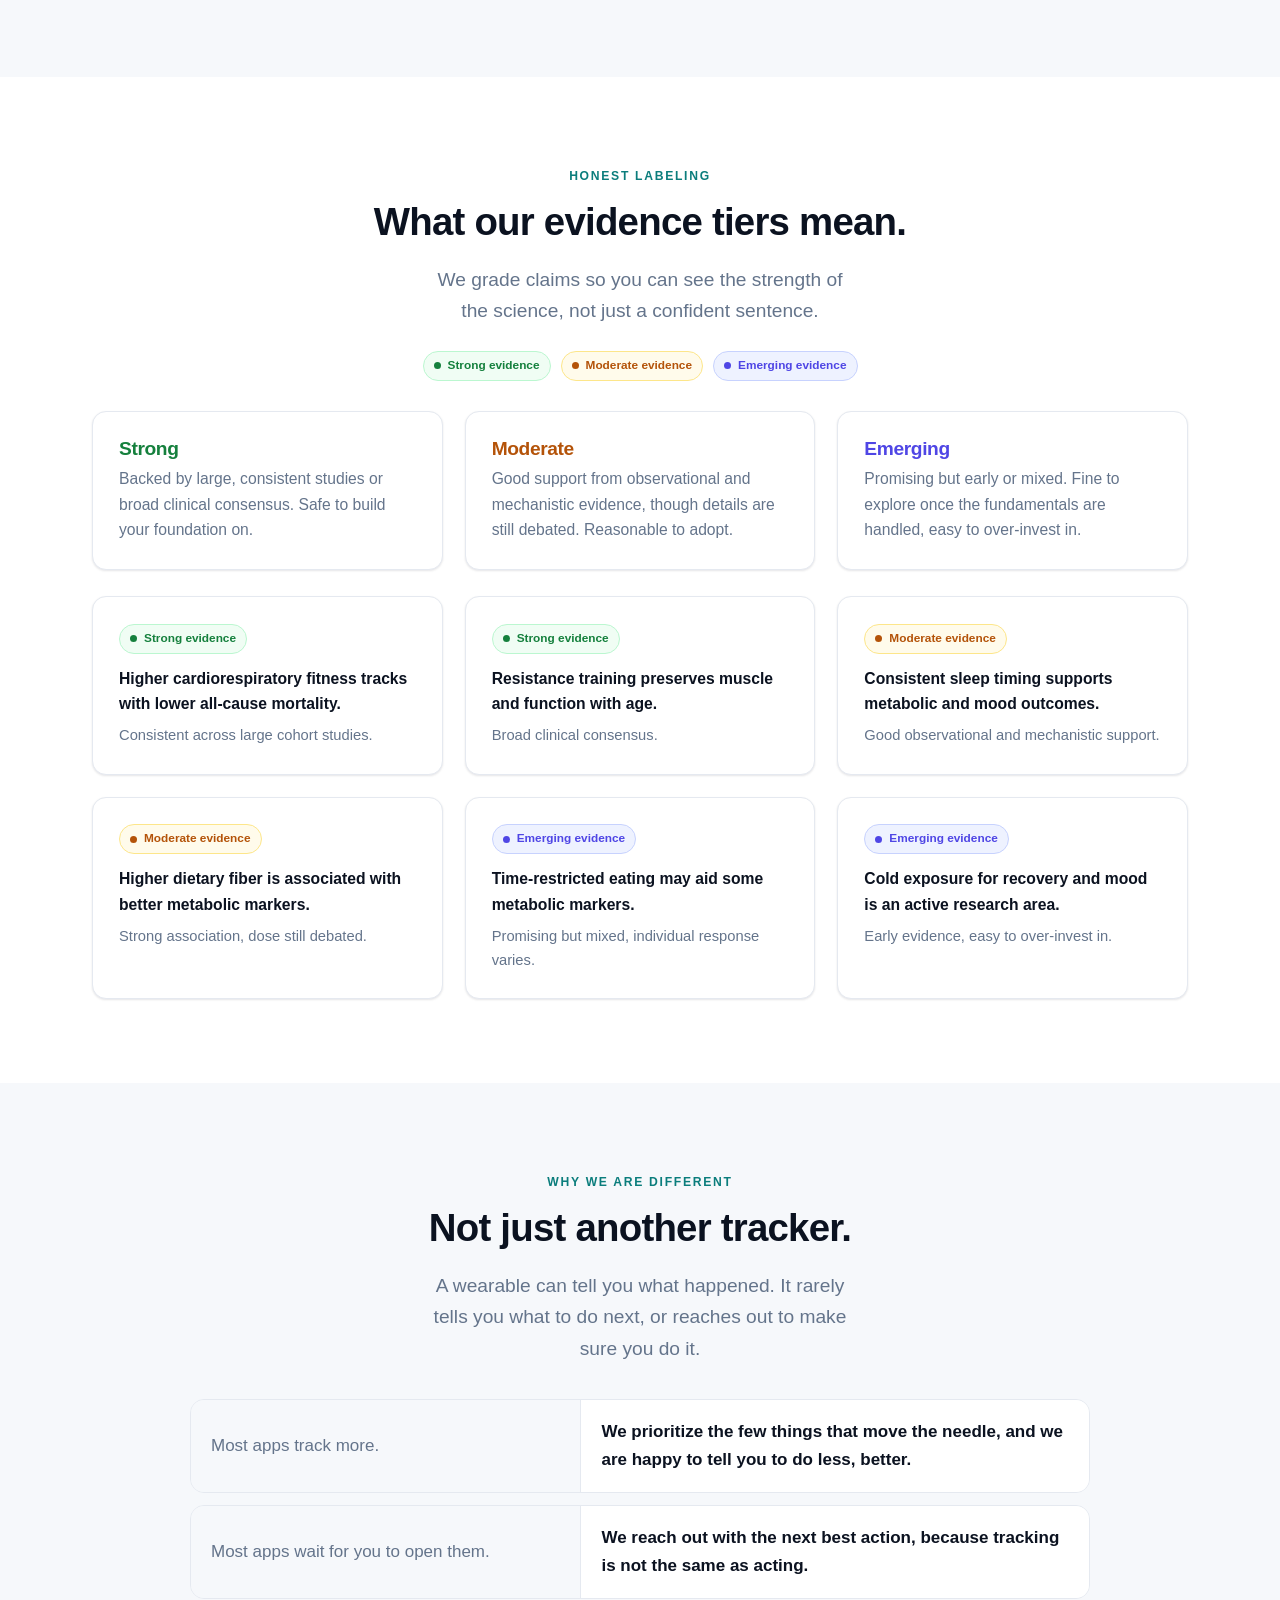
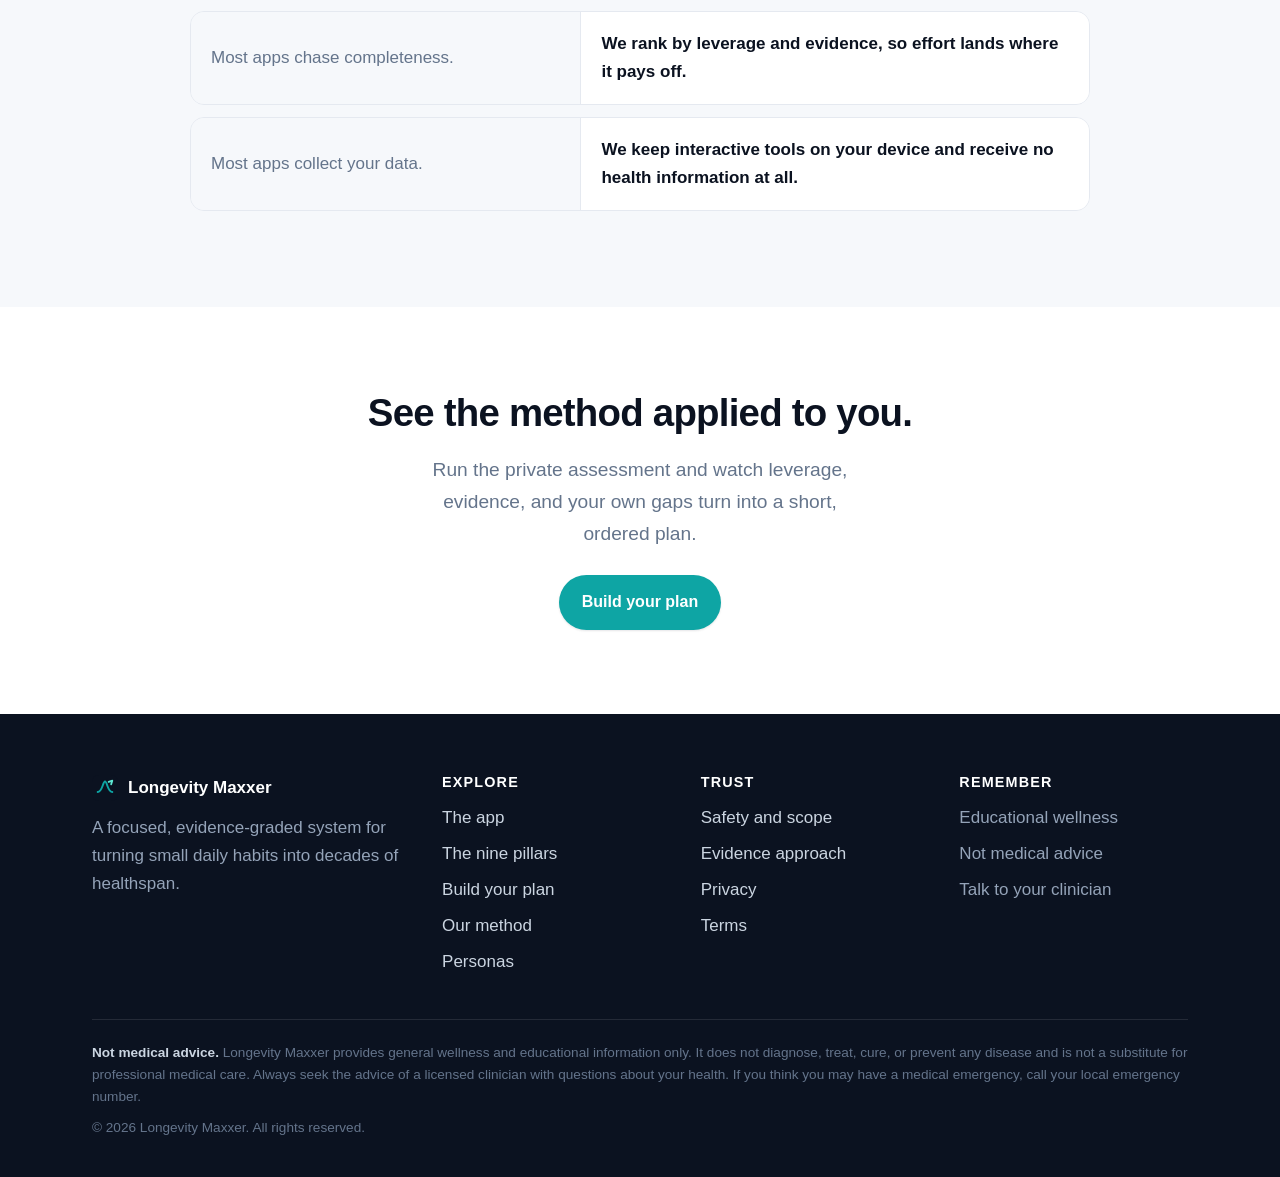
<file: method.html>
<!DOCTYPE html>
<html lang="en">
<head>
  <meta charset="UTF-8" />
  <meta name="viewport" content="width=device-width, initial-scale=1.0" />
  <title>Our Method | Longevity Maxxer</title>
  <meta name="description" content="How Longevity Maxxer thinks: healthspan over lifespan, ranking by leverage times evidence times your gap, honest evidence tiers, and why we are not just another tracker." />
  <meta name="color-scheme" content="light" />
  <link rel="icon" href="/assets/favicon.svg" type="image/svg+xml" />
  <link rel="canonical" href="/method.html" />
  <link rel="stylesheet" href="/css/styles.css" />
</head>
<body>
  <header class="nav">
    <div class="wrap nav__inner">
      <a class="brand" href="/">
        <img class="brand__mark" src="/assets/favicon.svg" alt="" width="30" height="30" />
        Longevity Maxxer
      </a>
      <nav class="nav__links" aria-label="Primary">
        <a href="/app.html">The app</a>
        <a href="/pillars.html">Pillars</a>
        <a href="/assessment.html">Assessment</a>
        <a href="/method.html" aria-current="page">Method</a>
        <a href="/personas.html">Personas</a>
        <a href="/safety.html">Safety</a>
      </nav>
      <a class="btn btn--primary nav__cta" href="/app.html">Try the app</a>
      <button class="nav__toggle" aria-label="Toggle menu" aria-expanded="false"><span></span><span></span><span></span></button>
    </div>
  </header>

  <main>
    <section class="section section--tight section--surface">
      <div class="wrap center">
        <span class="eyebrow">Our method</span>
        <h1>Do less, better.</h1>
        <p class="lead" style="margin-top:10px">The longevity space rewards buying more: more devices, more supplements, more protocols. We take the opposite position. Here is how we decide what is worth your attention, and what is not.</p>
      </div>
    </section>

    <!-- Healthspan vs lifespan -->
    <section class="section">
      <div class="wrap">
        <div class="grid grid--2" style="align-items:start">
          <div>
            <span class="eyebrow">First principle</span>
            <h2>Healthspan, not just lifespan.</h2>
            <p>Lifespan is how long you live. Healthspan is how long you live well, with energy, strength, and independence. The gap between the two is often a decade or more of decline, and it is the part most worth fighting for.</p>
            <p>So we optimize for the years that feel good, not a number on a chart. Almost everything that extends healthspan is unglamorous and free: moving, lifting, sleeping, eating well, staying connected, and keeping up with basic care.</p>
          </div>
          <div class="stack">
            <div class="card">
              <h3>Lifespan</h3>
              <p style="margin:0">Total years lived. Important, but it says nothing about the quality of those years.</p>
            </div>
            <div class="card" style="border-color:#bbf7d0;background:#f0fdf4">
              <h3 style="color:var(--green)">Healthspan</h3>
              <p style="margin:0">Years lived in good function and vitality. This is what our nine pillars are built to protect.</p>
            </div>
          </div>
        </div>
      </div>
    </section>

    <!-- Ranking model -->
    <section class="section section--surface">
      <div class="wrap">
        <div class="center">
          <span class="eyebrow">How we rank</span>
          <h2>Leverage, times evidence, times your gap.</h2>
          <p class="lead">Every suggestion is ordered by three things. It is a simple idea that keeps effort where it pays off.</p>
        </div>
        <div class="grid grid--3" id="method-steps" style="margin-top:36px"></div>
        <div class="callout" style="margin-top:26px;max-width:820px">
          <p style="margin:0"><strong>In plain terms:</strong> a habit rises to the top of your plan when it matters a lot, is well supported by evidence, and is an area where you have real room to improve. That is why two people can answer the same questions and get different first steps.</p>
        </div>
      </div>
    </section>

    <!-- Evidence tiers explained -->
    <section class="section" id="evidence">
      <div class="wrap">
        <div class="center">
          <span class="eyebrow">Honest labeling</span>
          <h2>What our evidence tiers mean.</h2>
          <p class="lead">We grade claims so you can see the strength of the science, not just a confident sentence.</p>
        </div>
        <div class="pill-row" style="justify-content:center;margin:24px 0 30px">
          <span class="tier tier--strong">Strong evidence</span>
          <span class="tier tier--moderate">Moderate evidence</span>
          <span class="tier tier--emerging">Emerging evidence</span>
        </div>
        <div class="grid grid--3">
          <div class="card"><h3 style="color:var(--green)">Strong</h3><p style="margin:0">Backed by large, consistent studies or broad clinical consensus. Safe to build your foundation on.</p></div>
          <div class="card"><h3 style="color:var(--amber)">Moderate</h3><p style="margin:0">Good support from observational and mechanistic evidence, though details are still debated. Reasonable to adopt.</p></div>
          <div class="card"><h3 style="color:var(--indigo)">Emerging</h3><p style="margin:0">Promising but early or mixed. Fine to explore once the fundamentals are handled, easy to over-invest in.</p></div>
        </div>
        <div class="grid grid--3" id="method-evidence" style="margin-top:26px"></div>
      </div>
    </section>

    <!-- Differentiation -->
    <section class="section section--surface">
      <div class="wrap">
        <div class="center">
          <span class="eyebrow">Why we are different</span>
          <h2>Not just another tracker.</h2>
          <p class="lead">A wearable can tell you what happened. It rarely tells you what to do next, or reaches out to make sure you do it.</p>
        </div>
        <div style="max-width:900px;margin:34px auto 0" id="method-diff"></div>
      </div>
    </section>

    <section class="section center">
      <div class="wrap">
        <h2>See the method applied to you.</h2>
        <p class="lead" style="margin-bottom:26px">Run the private assessment and watch leverage, evidence, and your own gaps turn into a short, ordered plan.</p>
        <a class="btn btn--primary" href="/assessment.html">Build your plan</a>
      </div>
    </section>
  </main>

  <footer class="footer">
    <div class="wrap">
      <div class="footer__grid">
        <div>
          <div class="footer__brand">
            <img src="/assets/favicon.svg" alt="" width="26" height="26" /> Longevity Maxxer
          </div>
          <p style="max-width:34ch">A focused, evidence-graded system for turning small daily habits into decades of healthspan.</p>
        </div>
        <div>
          <h4>Explore</h4>
          <ul>
            <li><a href="/app.html">The app</a></li>
            <li><a href="/pillars.html">The nine pillars</a></li>
            <li><a href="/assessment.html">Build your plan</a></li>
            <li><a href="/method.html">Our method</a></li>
            <li><a href="/personas.html">Personas</a></li>
          </ul>
        </div>
        <div>
          <h4>Trust</h4>
          <ul>
            <li><a href="/safety.html">Safety and scope</a></li>
            <li><a href="/method.html#evidence">Evidence approach</a></li>
            <li><a href="/privacy.html">Privacy</a></li>
            <li><a href="/terms.html">Terms</a></li>
          </ul>
        </div>
        <div>
          <h4>Remember</h4>
          <ul>
            <li>Educational wellness</li>
            <li>Not medical advice</li>
            <li>Talk to your clinician</li>
          </ul>
        </div>
      </div>
      <div class="footer__legal">
        <p><strong style="color:#cbd5e1">Not medical advice.</strong> Longevity Maxxer provides general wellness and educational information only. It does not diagnose, treat, cure, or prevent any disease and is not a substitute for professional medical care. Always seek the advice of a licensed clinician with questions about your health. If you think you may have a medical emergency, call your local emergency number.</p>
        <p>&copy; <span id="year">2026</span> Longevity Maxxer. All rights reserved.</p>
      </div>
    </div>
  </footer>
  <script src="/js/main.js"></script>
</body>
</html>
</file>
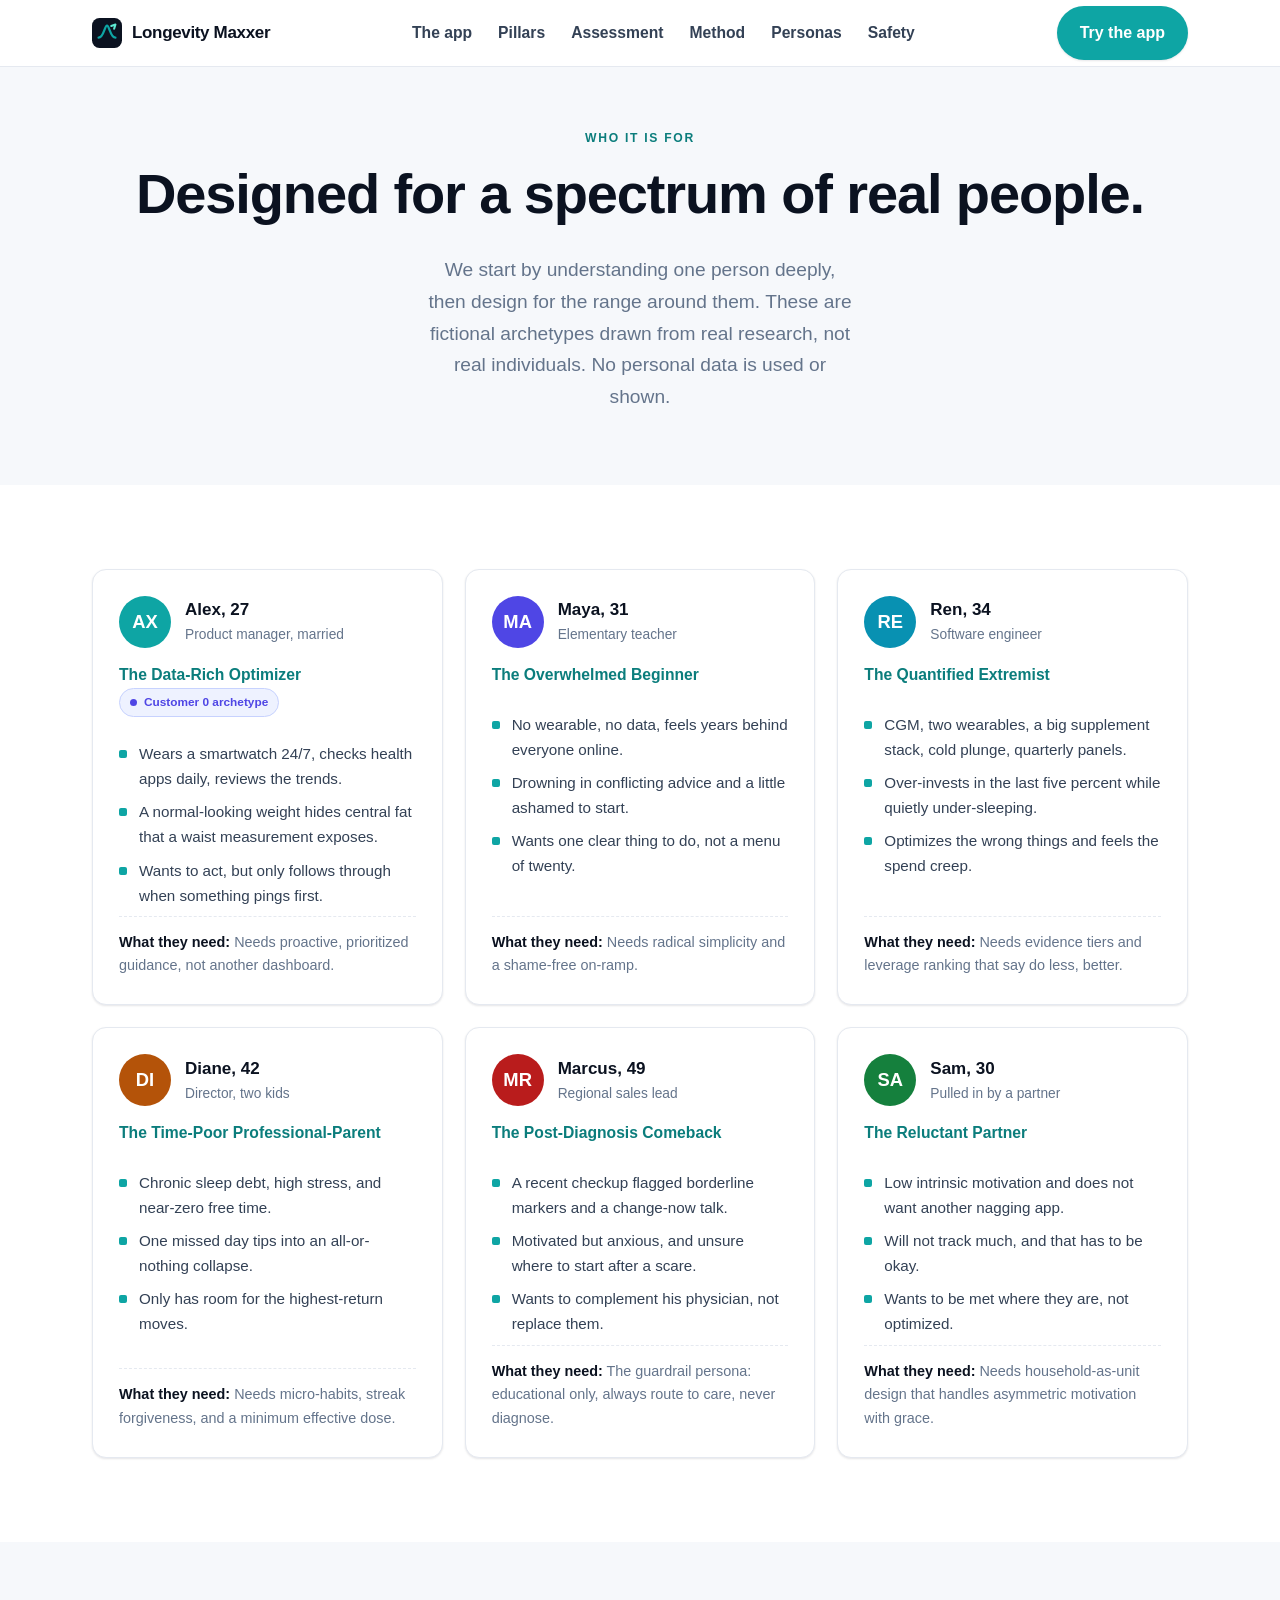
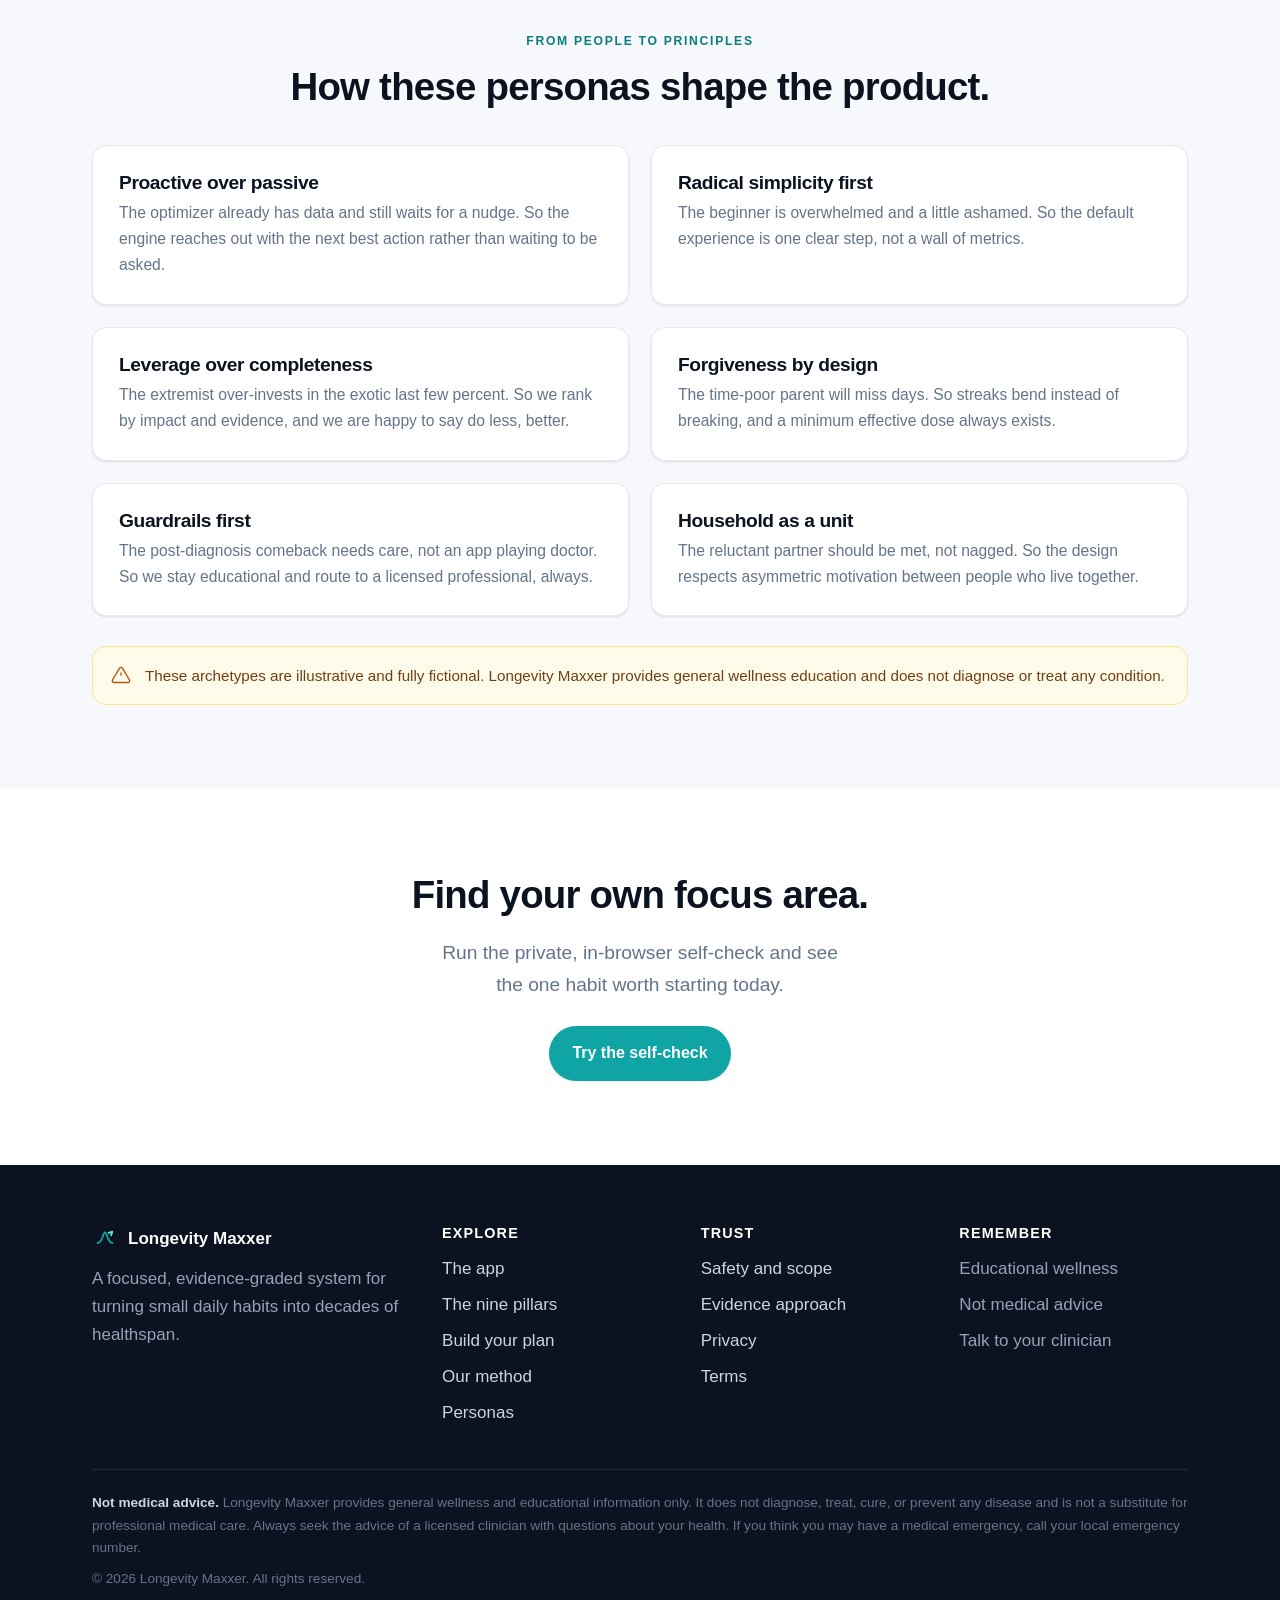
<file: personas.html>
<!DOCTYPE html>
<html lang="en">
<head>
  <meta charset="UTF-8" />
  <meta name="viewport" content="width=device-width, initial-scale=1.0" />
  <title>Personas | Longevity Maxxer</title>
  <meta name="description" content="Six people Longevity Maxxer is built for, from the data-rich optimizer to the reluctant partner. Fictional archetypes that shape our product principles." />
  <meta name="color-scheme" content="light" />
  <link rel="icon" href="/assets/favicon.svg" type="image/svg+xml" />
  <link rel="canonical" href="/personas.html" />
  <link rel="stylesheet" href="/css/styles.css" />
</head>
<body>
  <header class="nav">
    <div class="wrap nav__inner">
      <a class="brand" href="/">
        <img class="brand__mark" src="/assets/favicon.svg" alt="" width="30" height="30" />
        Longevity Maxxer
      </a>
      <nav class="nav__links" aria-label="Primary">
        <a href="/app.html">The app</a>
        <a href="/pillars.html">Pillars</a>
        <a href="/assessment.html">Assessment</a>
        <a href="/method.html">Method</a>
        <a href="/personas.html" aria-current="page">Personas</a>
        <a href="/safety.html">Safety</a>
      </nav>
      <a class="btn btn--primary nav__cta" href="/app.html">Try the app</a>
      <button class="nav__toggle" aria-label="Toggle menu" aria-expanded="false"><span></span><span></span><span></span></button>
    </div>
  </header>

  <main>
    <section class="section section--tight section--surface">
      <div class="wrap center">
        <span class="eyebrow">Who it is for</span>
        <h1>Designed for a spectrum of real people.</h1>
        <p class="lead" style="margin-top:10px">We start by understanding one person deeply, then design for the range around them. These are fictional archetypes drawn from real research, not real individuals. No personal data is used or shown.</p>
      </div>
    </section>

    <section class="section">
      <div class="wrap">
        <div class="grid grid--3" id="personas-full"></div>
      </div>
    </section>

    <section class="section section--surface">
      <div class="wrap">
        <div class="center">
          <span class="eyebrow">From people to principles</span>
          <h2>How these personas shape the product.</h2>
        </div>
        <div class="grid grid--2" style="margin-top:36px">
          <article class="card">
            <h3>Proactive over passive</h3>
            <p>The optimizer already has data and still waits for a nudge. So the engine reaches out with the next best action rather than waiting to be asked.</p>
          </article>
          <article class="card">
            <h3>Radical simplicity first</h3>
            <p>The beginner is overwhelmed and a little ashamed. So the default experience is one clear step, not a wall of metrics.</p>
          </article>
          <article class="card">
            <h3>Leverage over completeness</h3>
            <p>The extremist over-invests in the exotic last few percent. So we rank by impact and evidence, and we are happy to say do less, better.</p>
          </article>
          <article class="card">
            <h3>Forgiveness by design</h3>
            <p>The time-poor parent will miss days. So streaks bend instead of breaking, and a minimum effective dose always exists.</p>
          </article>
          <article class="card">
            <h3>Guardrails first</h3>
            <p>The post-diagnosis comeback needs care, not an app playing doctor. So we stay educational and route to a licensed professional, always.</p>
          </article>
          <article class="card">
            <h3>Household as a unit</h3>
            <p>The reluctant partner should be met, not nagged. So the design respects asymmetric motivation between people who live together.</p>
          </article>
        </div>
        <div class="scope" style="margin-top:30px">
          <svg width="20" height="20" viewBox="0 0 24 24" fill="none" aria-hidden="true"><path d="M12 9v4m0 4h.01M10.3 3.86 1.82 18a2 2 0 0 0 1.71 3h16.94a2 2 0 0 0 1.71-3L13.7 3.86a2 2 0 0 0-3.4 0z" stroke="#b45309" stroke-width="1.6" stroke-linejoin="round"/></svg>
          <span>These archetypes are illustrative and fully fictional. Longevity Maxxer provides general wellness education and does not diagnose or treat any condition.</span>
        </div>
      </div>
    </section>

    <section class="section center">
      <div class="wrap">
        <h2>Find your own focus area.</h2>
        <p class="lead" style="margin-bottom:26px">Run the private, in-browser self-check and see the one habit worth starting today.</p>
        <a class="btn btn--primary" href="/#selfcheck">Try the self-check</a>
      </div>
    </section>
  </main>

  <footer class="footer">
    <div class="wrap">
      <div class="footer__grid">
        <div>
          <div class="footer__brand">
            <img src="/assets/favicon.svg" alt="" width="26" height="26" /> Longevity Maxxer
          </div>
          <p style="max-width:34ch">A focused, evidence-graded system for turning small daily habits into decades of healthspan.</p>
        </div>
        <div>
          <h4>Explore</h4>
          <ul>
            <li><a href="/app.html">The app</a></li>
            <li><a href="/pillars.html">The nine pillars</a></li>
            <li><a href="/assessment.html">Build your plan</a></li>
            <li><a href="/method.html">Our method</a></li>
            <li><a href="/personas.html">Personas</a></li>
          </ul>
        </div>
        <div>
          <h4>Trust</h4>
          <ul>
            <li><a href="/safety.html">Safety and scope</a></li>
            <li><a href="/method.html#evidence">Evidence approach</a></li>
            <li><a href="/privacy.html">Privacy</a></li>
            <li><a href="/terms.html">Terms</a></li>
          </ul>
        </div>
        <div>
          <h4>Remember</h4>
          <ul>
            <li>Educational wellness</li>
            <li>Not medical advice</li>
            <li>Talk to your clinician</li>
          </ul>
        </div>
      </div>
      <div class="footer__legal">
        <p><strong style="color:#cbd5e1">Not medical advice.</strong> Longevity Maxxer provides general wellness and educational information only. It does not diagnose, treat, cure, or prevent any disease and is not a substitute for professional medical care. Always seek the advice of a licensed clinician with questions about your health. If you think you may have a medical emergency, call your local emergency number.</p>
        <p>&copy; <span id="year">2026</span> Longevity Maxxer. All rights reserved.</p>
      </div>
    </div>
  </footer>

  <script src="/js/main.js"></script>
</body>
</html>
</file>
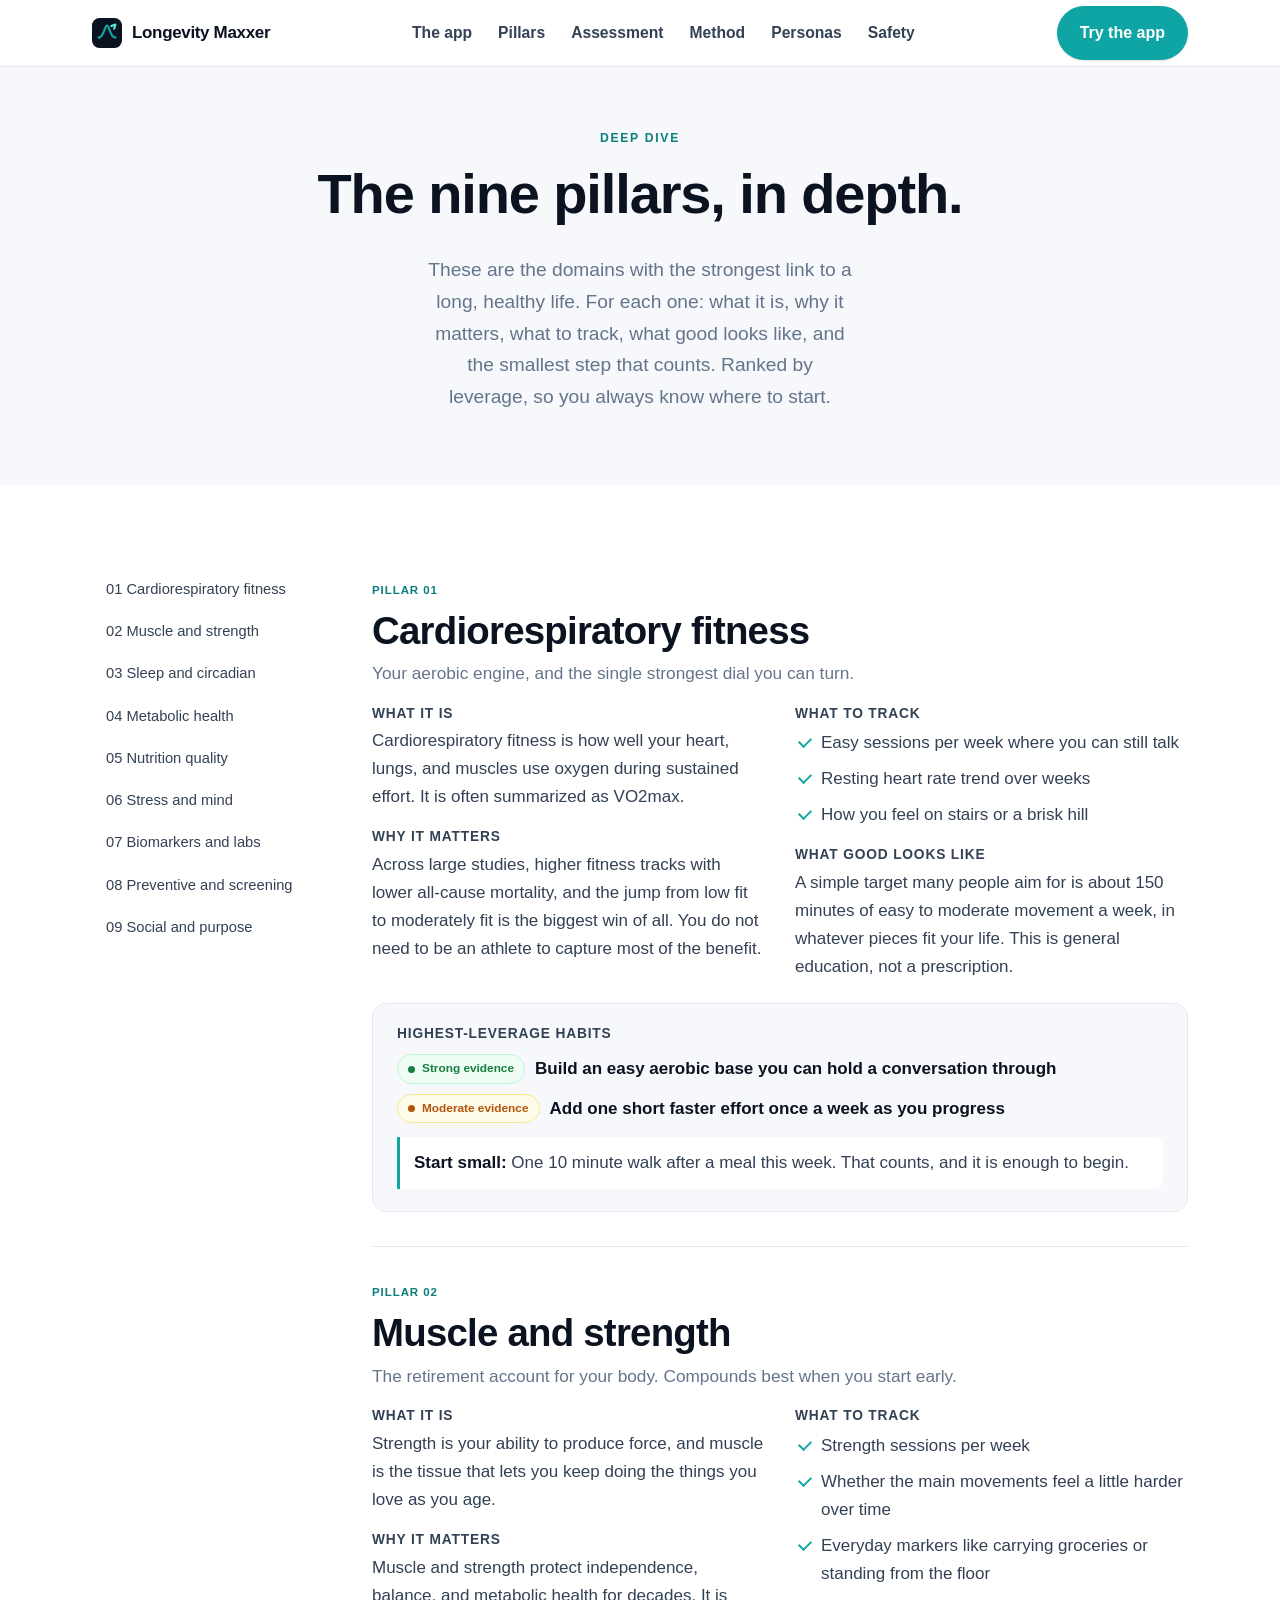
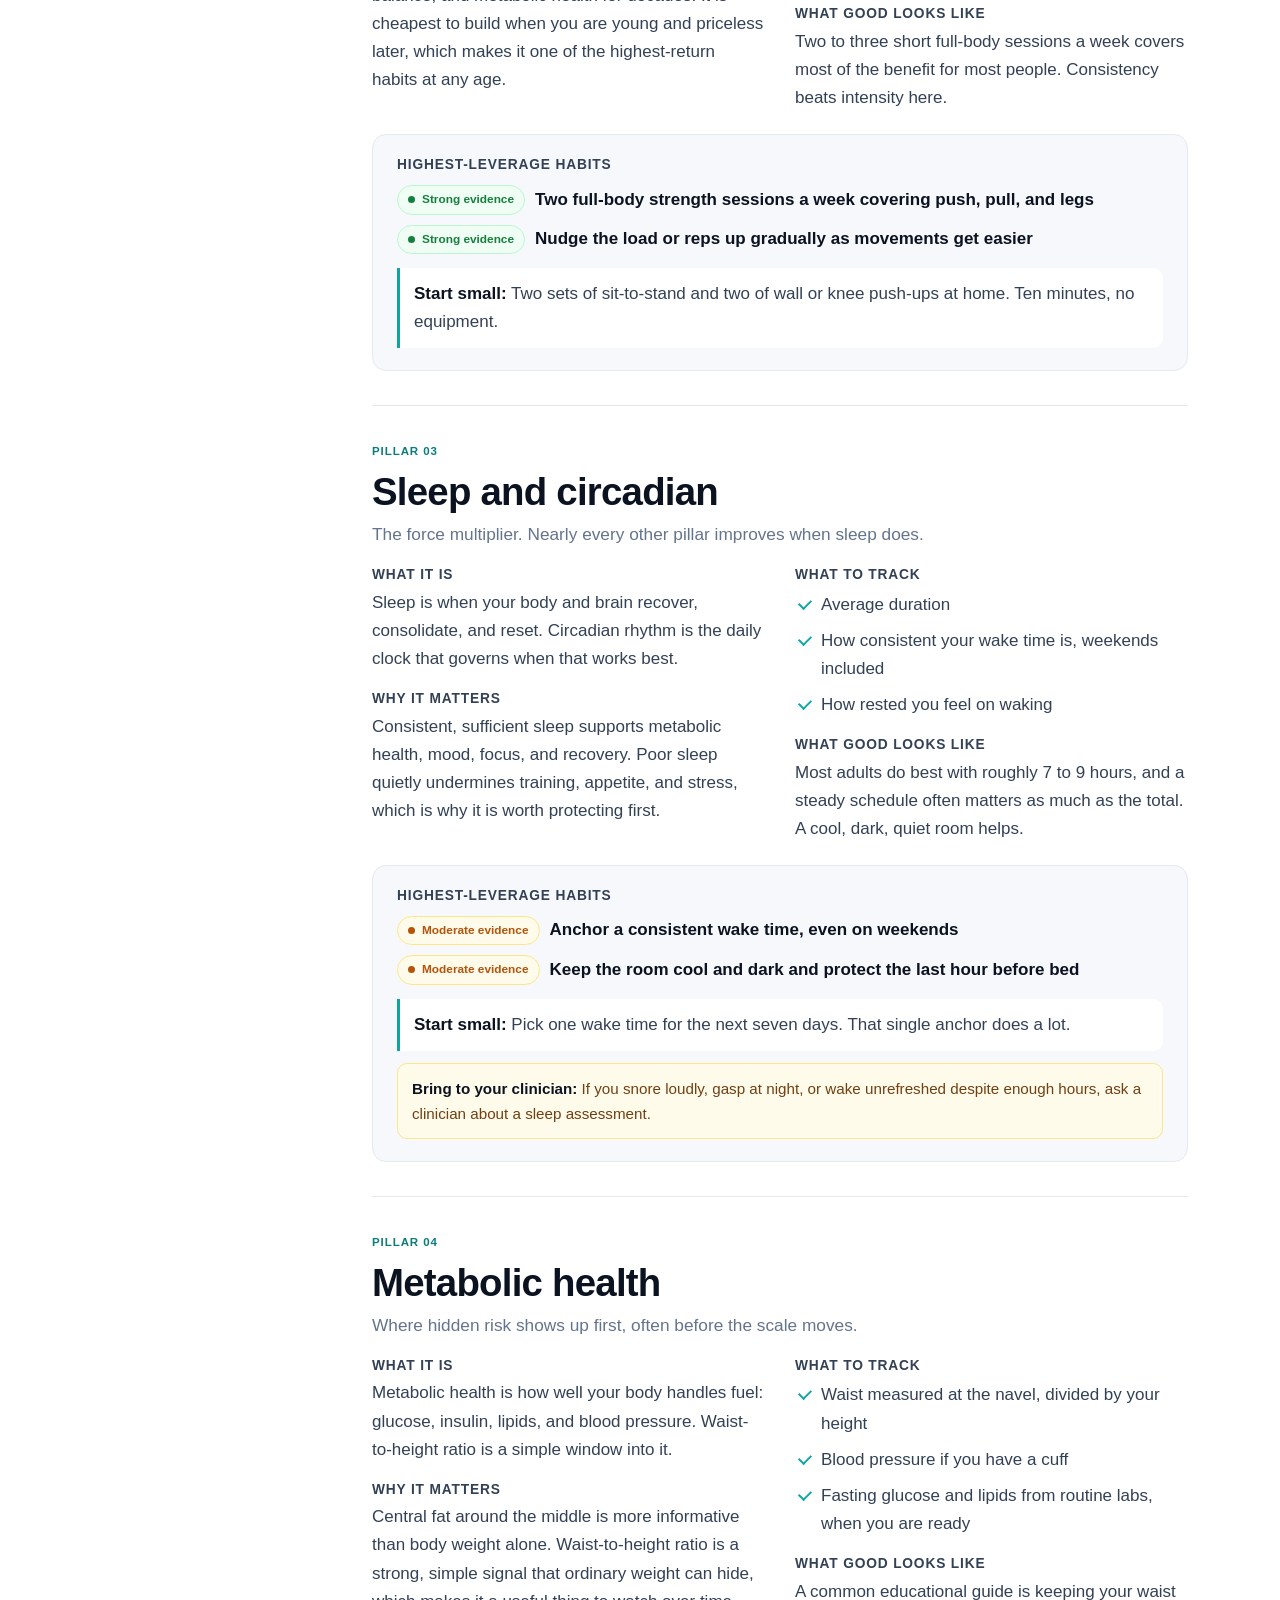
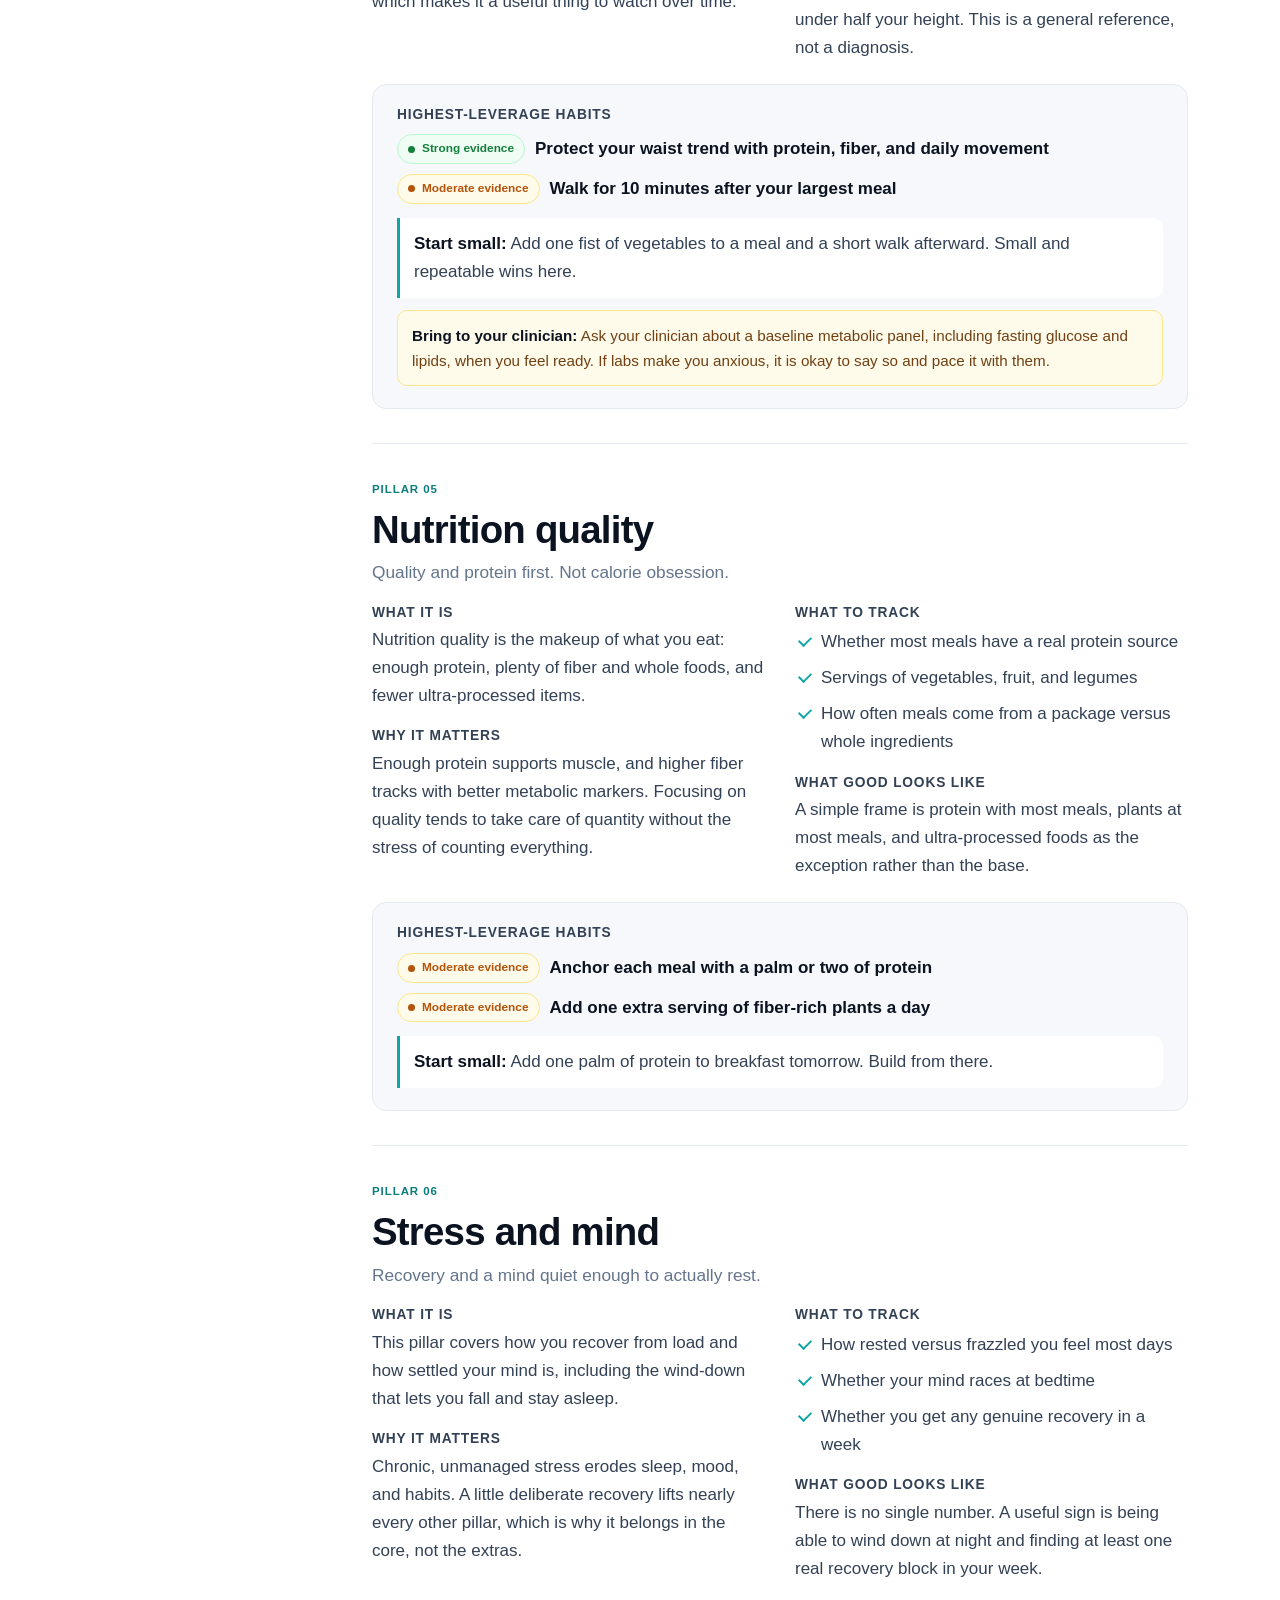
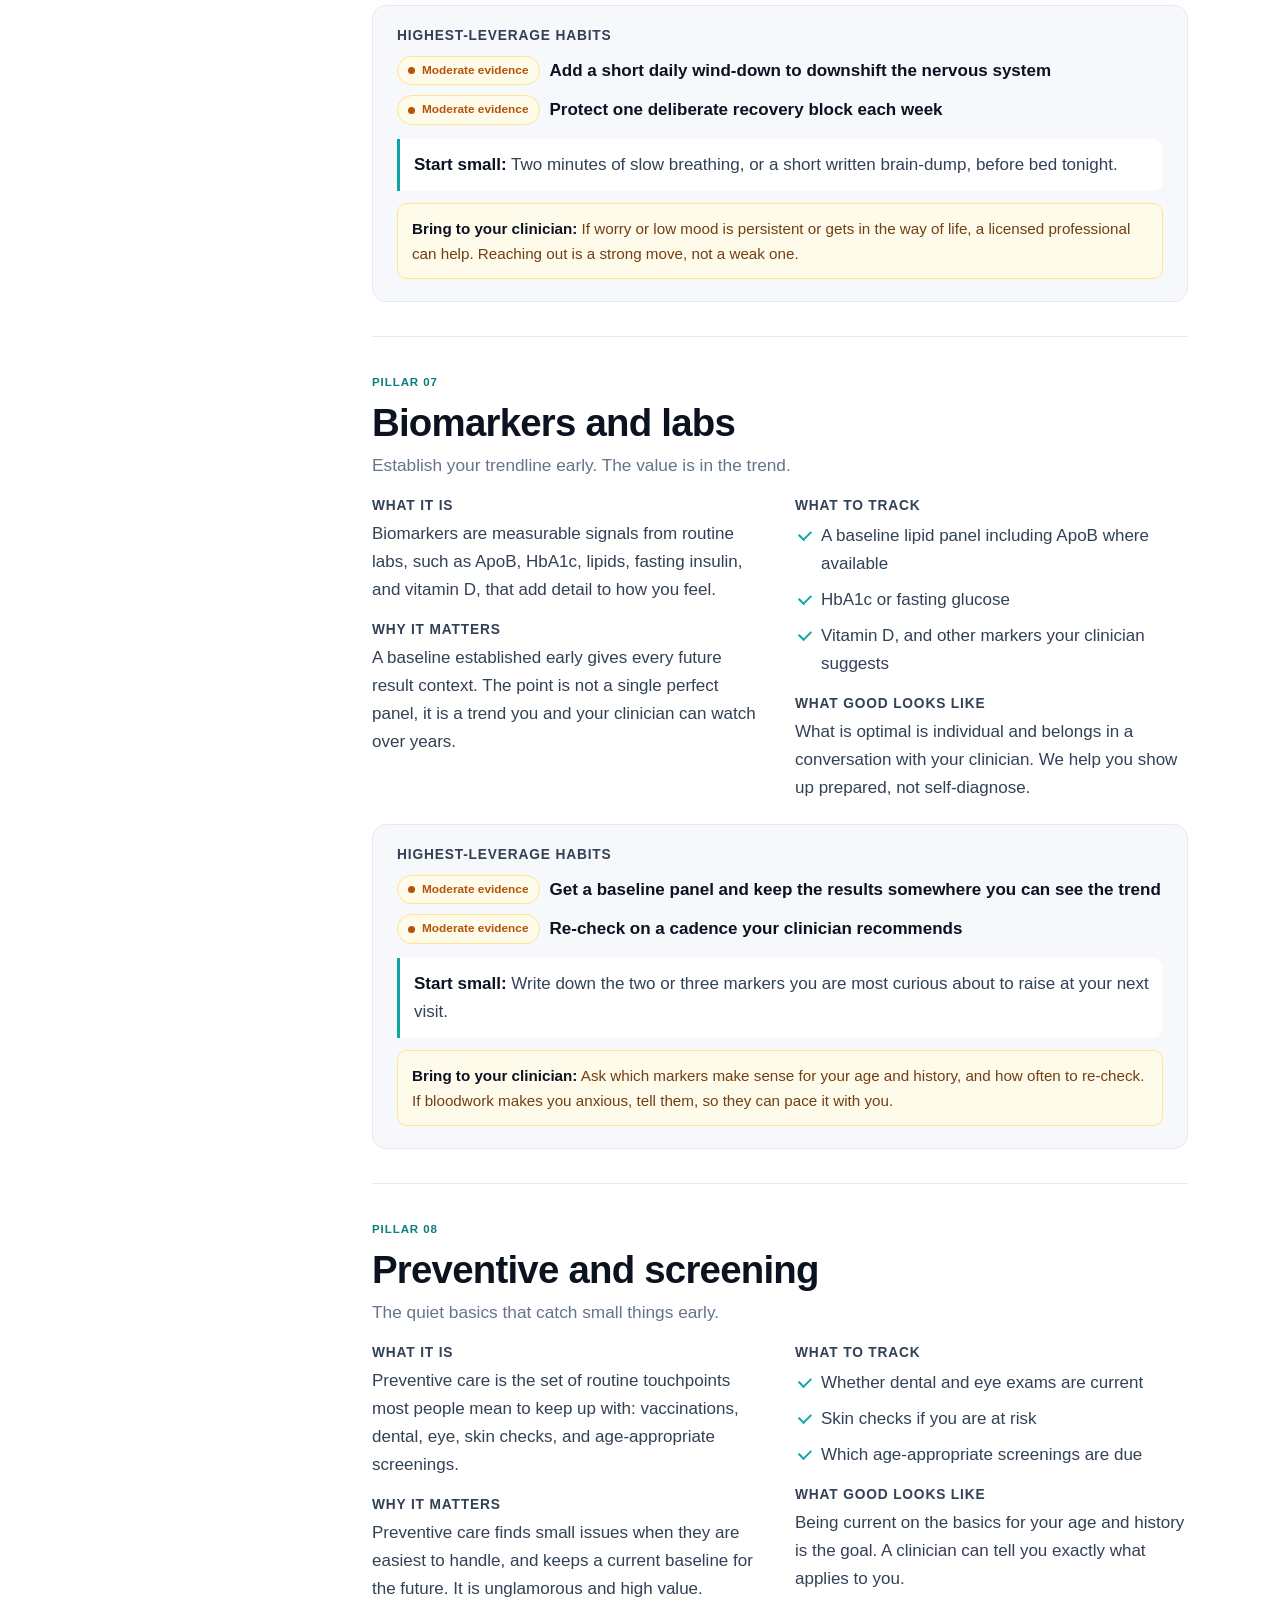
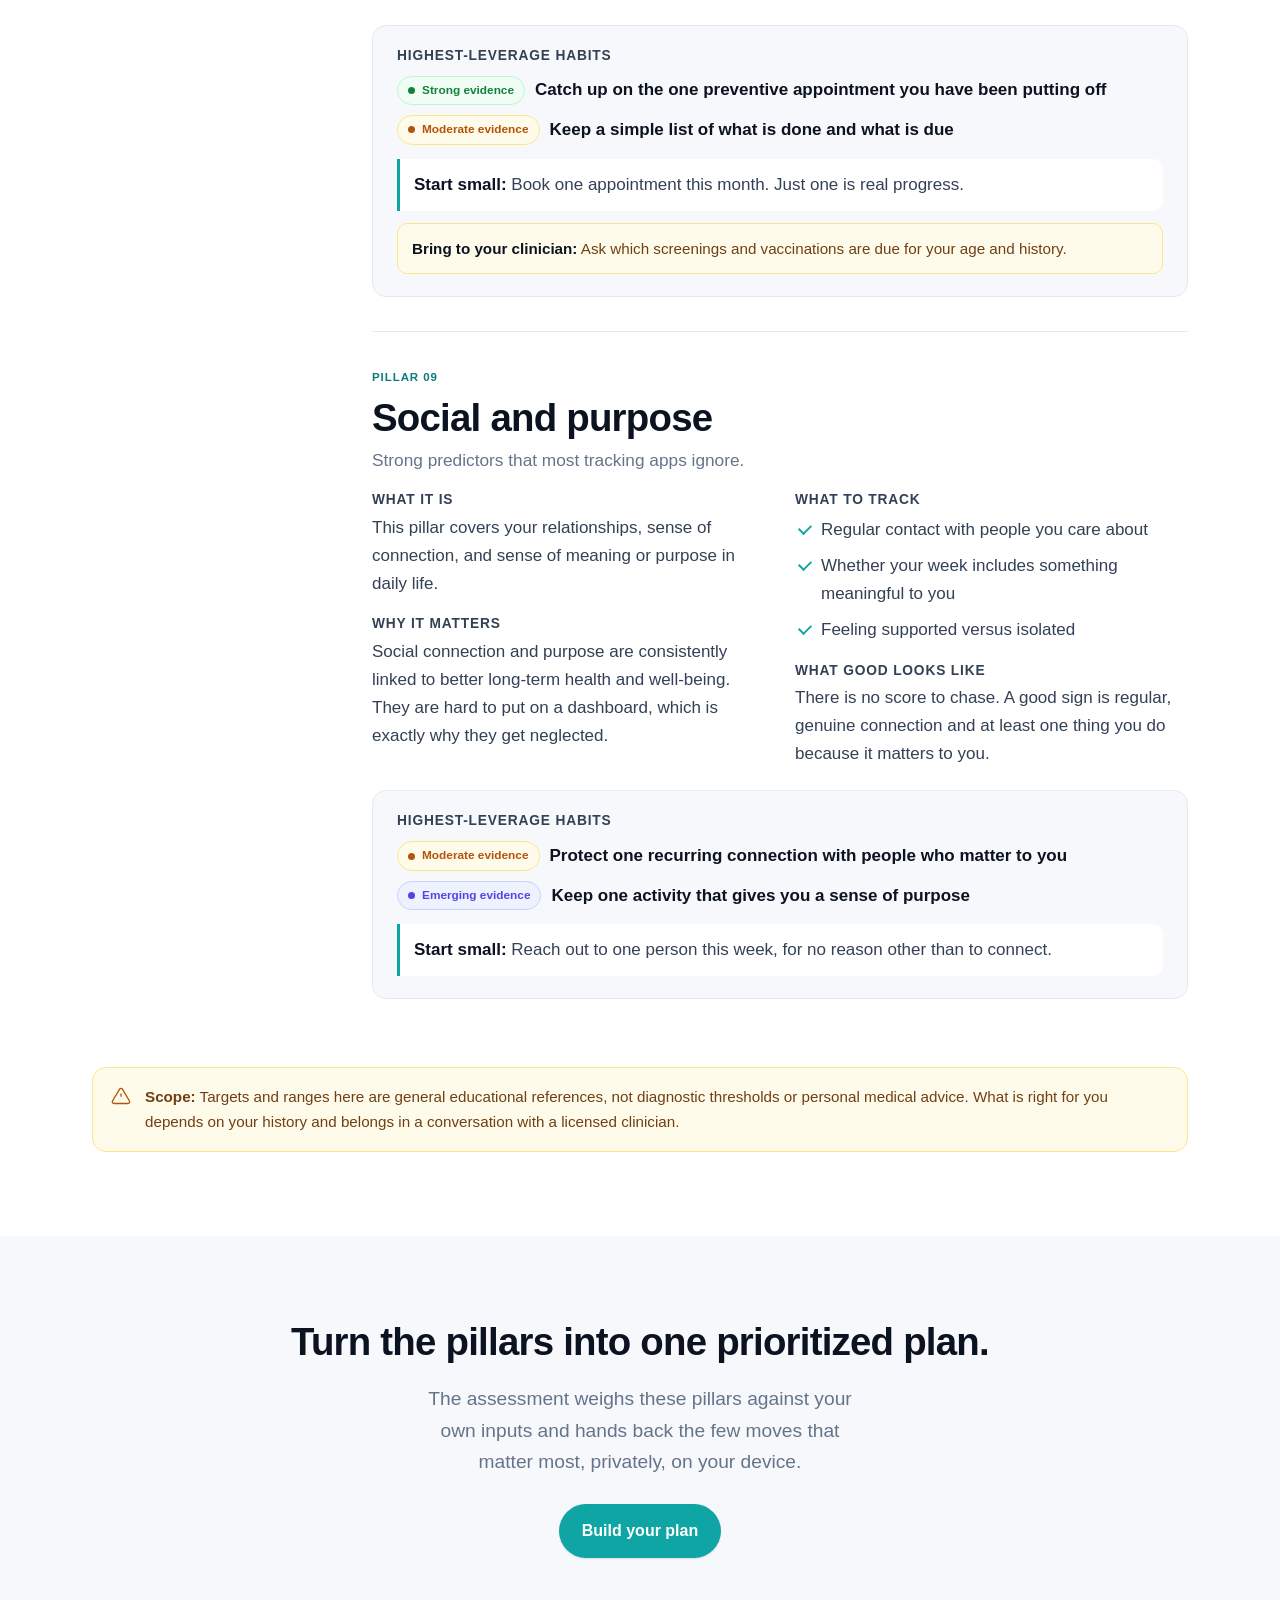
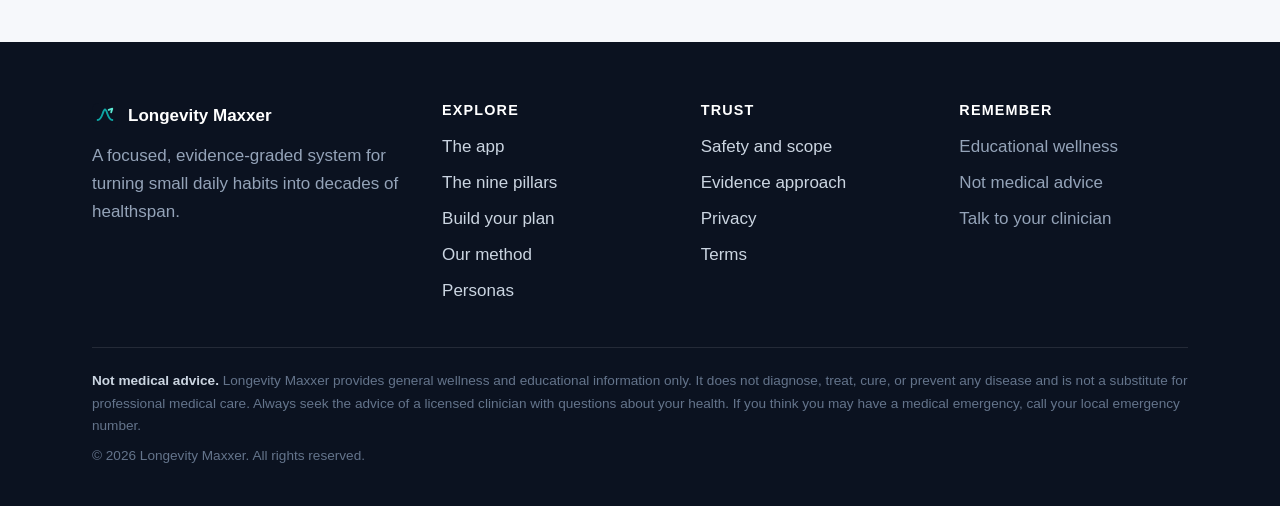
<file: pillars.html>
<!DOCTYPE html>
<html lang="en">
<head>
  <meta charset="UTF-8" />
  <meta name="viewport" content="width=device-width, initial-scale=1.0" />
  <title>The Nine Pillars | Longevity Maxxer</title>
  <meta name="description" content="An in-depth guide to the nine healthspan pillars: what each is, why it matters, what to track, what good looks like, and the highest-leverage habits to start. Educational wellness, not medical advice." />
  <meta name="color-scheme" content="light" />
  <link rel="icon" href="/assets/favicon.svg" type="image/svg+xml" />
  <link rel="canonical" href="/pillars.html" />
  <link rel="stylesheet" href="/css/styles.css" />
</head>
<body>
  <header class="nav">
    <div class="wrap nav__inner">
      <a class="brand" href="/">
        <img class="brand__mark" src="/assets/favicon.svg" alt="" width="30" height="30" />
        Longevity Maxxer
      </a>
      <nav class="nav__links" aria-label="Primary">
        <a href="/app.html">The app</a>
        <a href="/pillars.html" aria-current="page">Pillars</a>
        <a href="/assessment.html">Assessment</a>
        <a href="/method.html">Method</a>
        <a href="/personas.html">Personas</a>
        <a href="/safety.html">Safety</a>
      </nav>
      <a class="btn btn--primary nav__cta" href="/app.html">Try the app</a>
      <button class="nav__toggle" aria-label="Toggle menu" aria-expanded="false"><span></span><span></span><span></span></button>
    </div>
  </header>

  <main>
    <section class="section section--tight section--surface">
      <div class="wrap center">
        <span class="eyebrow">Deep dive</span>
        <h1>The nine pillars, in depth.</h1>
        <p class="lead" style="margin-top:10px">These are the domains with the strongest link to a long, healthy life. For each one: what it is, why it matters, what to track, what good looks like, and the smallest step that counts. Ranked by leverage, so you always know where to start.</p>
      </div>
    </section>

    <section class="section">
      <div class="wrap">
        <div class="rail">
          <nav class="rail__toc" id="pillar-toc" aria-label="Pillars"></nav>
          <div id="pillar-detail"></div>
        </div>

        <div class="scope" style="margin-top:34px">
          <svg width="20" height="20" viewBox="0 0 24 24" fill="none" aria-hidden="true"><path d="M12 9v4m0 4h.01M10.3 3.86 1.82 18a2 2 0 0 0 1.71 3h16.94a2 2 0 0 0 1.71-3L13.7 3.86a2 2 0 0 0-3.4 0z" stroke="#b45309" stroke-width="1.6" stroke-linejoin="round"/></svg>
          <span><strong>Scope:</strong> Targets and ranges here are general educational references, not diagnostic thresholds or personal medical advice. What is right for you depends on your history and belongs in a conversation with a licensed clinician.</span>
        </div>
      </div>
    </section>

    <section class="section section--surface center">
      <div class="wrap">
        <h2>Turn the pillars into one prioritized plan.</h2>
        <p class="lead" style="margin-bottom:26px">The assessment weighs these pillars against your own inputs and hands back the few moves that matter most, privately, on your device.</p>
        <a class="btn btn--primary" href="/assessment.html">Build your plan</a>
      </div>
    </section>
  </main>

  <footer class="footer">
    <div class="wrap">
      <div class="footer__grid">
        <div>
          <div class="footer__brand">
            <img src="/assets/favicon.svg" alt="" width="26" height="26" /> Longevity Maxxer
          </div>
          <p style="max-width:34ch">A focused, evidence-graded system for turning small daily habits into decades of healthspan.</p>
        </div>
        <div>
          <h4>Explore</h4>
          <ul>
            <li><a href="/app.html">The app</a></li>
            <li><a href="/pillars.html">The nine pillars</a></li>
            <li><a href="/assessment.html">Build your plan</a></li>
            <li><a href="/method.html">Our method</a></li>
            <li><a href="/personas.html">Personas</a></li>
          </ul>
        </div>
        <div>
          <h4>Trust</h4>
          <ul>
            <li><a href="/safety.html">Safety and scope</a></li>
            <li><a href="/method.html#evidence">Evidence approach</a></li>
            <li><a href="/privacy.html">Privacy</a></li>
            <li><a href="/terms.html">Terms</a></li>
          </ul>
        </div>
        <div>
          <h4>Remember</h4>
          <ul>
            <li>Educational wellness</li>
            <li>Not medical advice</li>
            <li>Talk to your clinician</li>
          </ul>
        </div>
      </div>
      <div class="footer__legal">
        <p><strong style="color:#cbd5e1">Not medical advice.</strong> Longevity Maxxer provides general wellness and educational information only. It does not diagnose, treat, cure, or prevent any disease and is not a substitute for professional medical care. Always seek the advice of a licensed clinician with questions about your health. If you think you may have a medical emergency, call your local emergency number.</p>
        <p>&copy; <span id="year">2026</span> Longevity Maxxer. All rights reserved.</p>
      </div>
    </div>
  </footer>
  <script src="/js/main.js"></script>
</body>
</html>
</file>
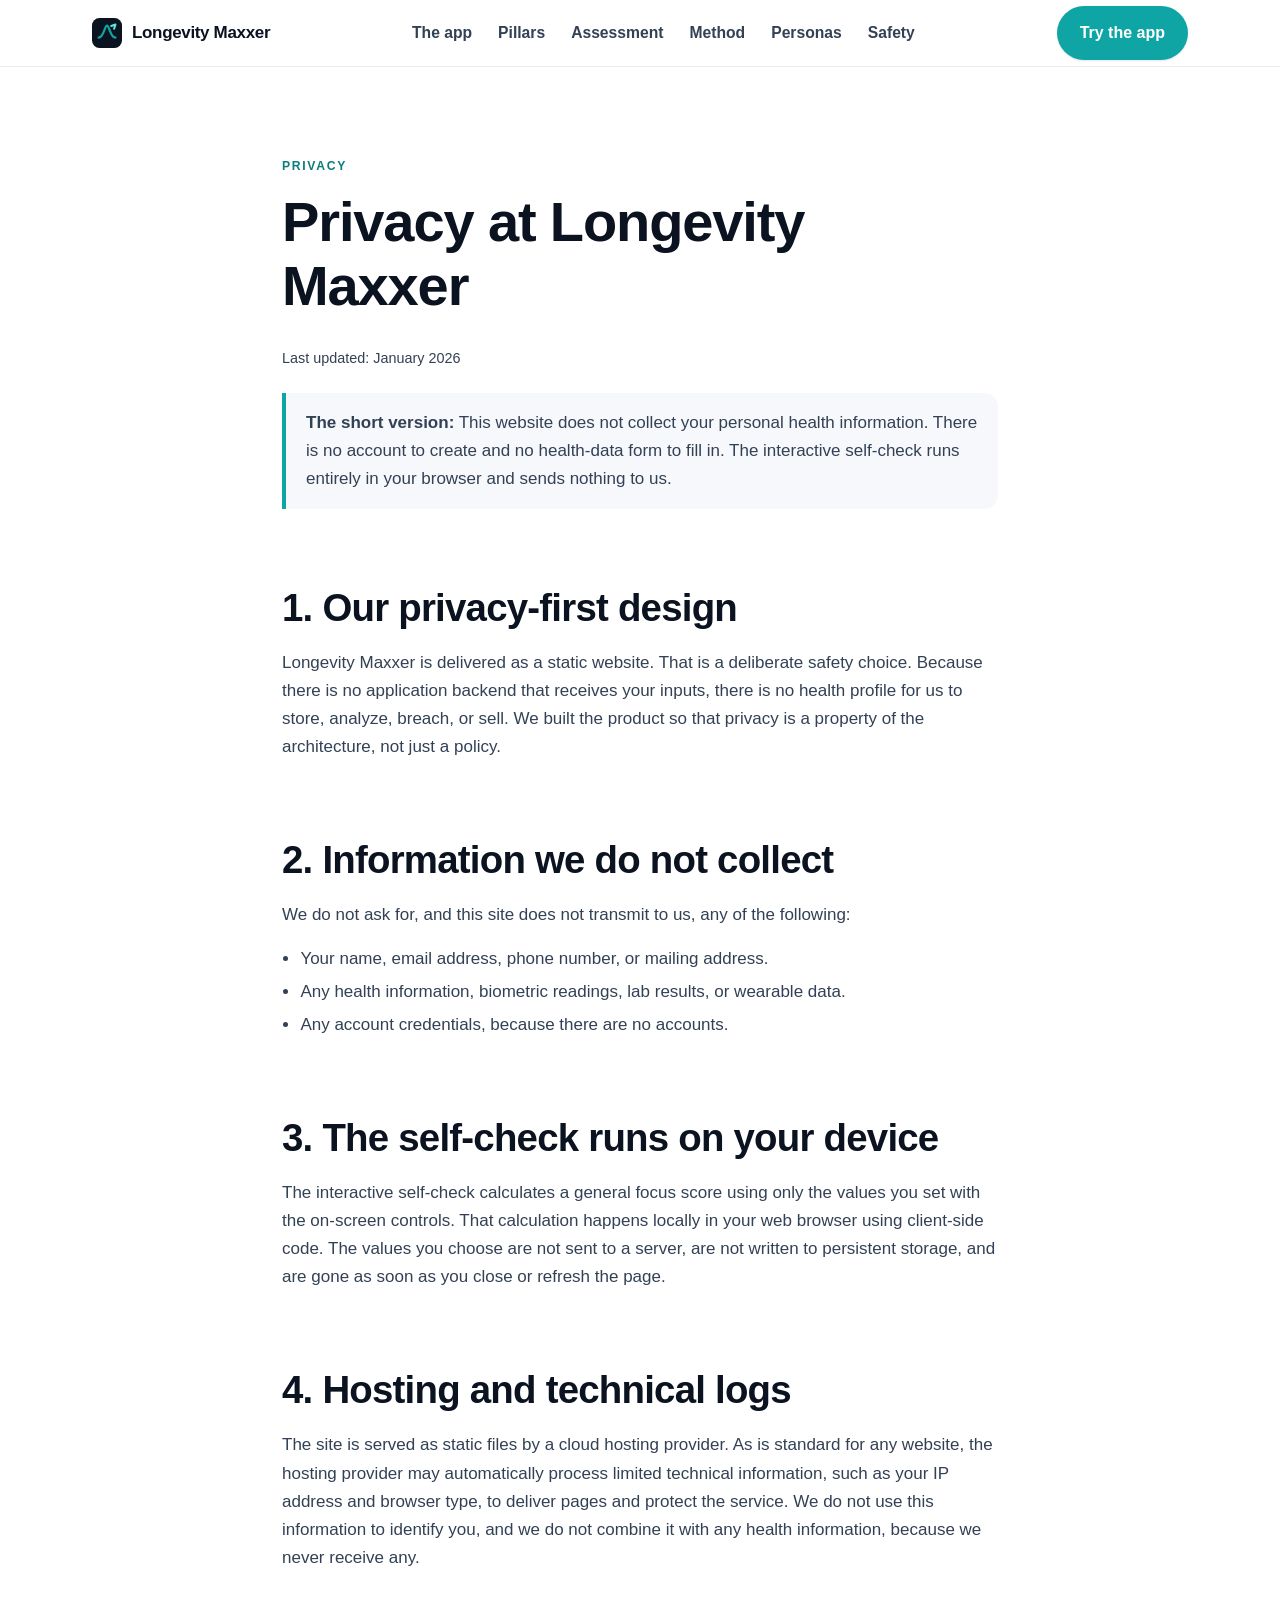
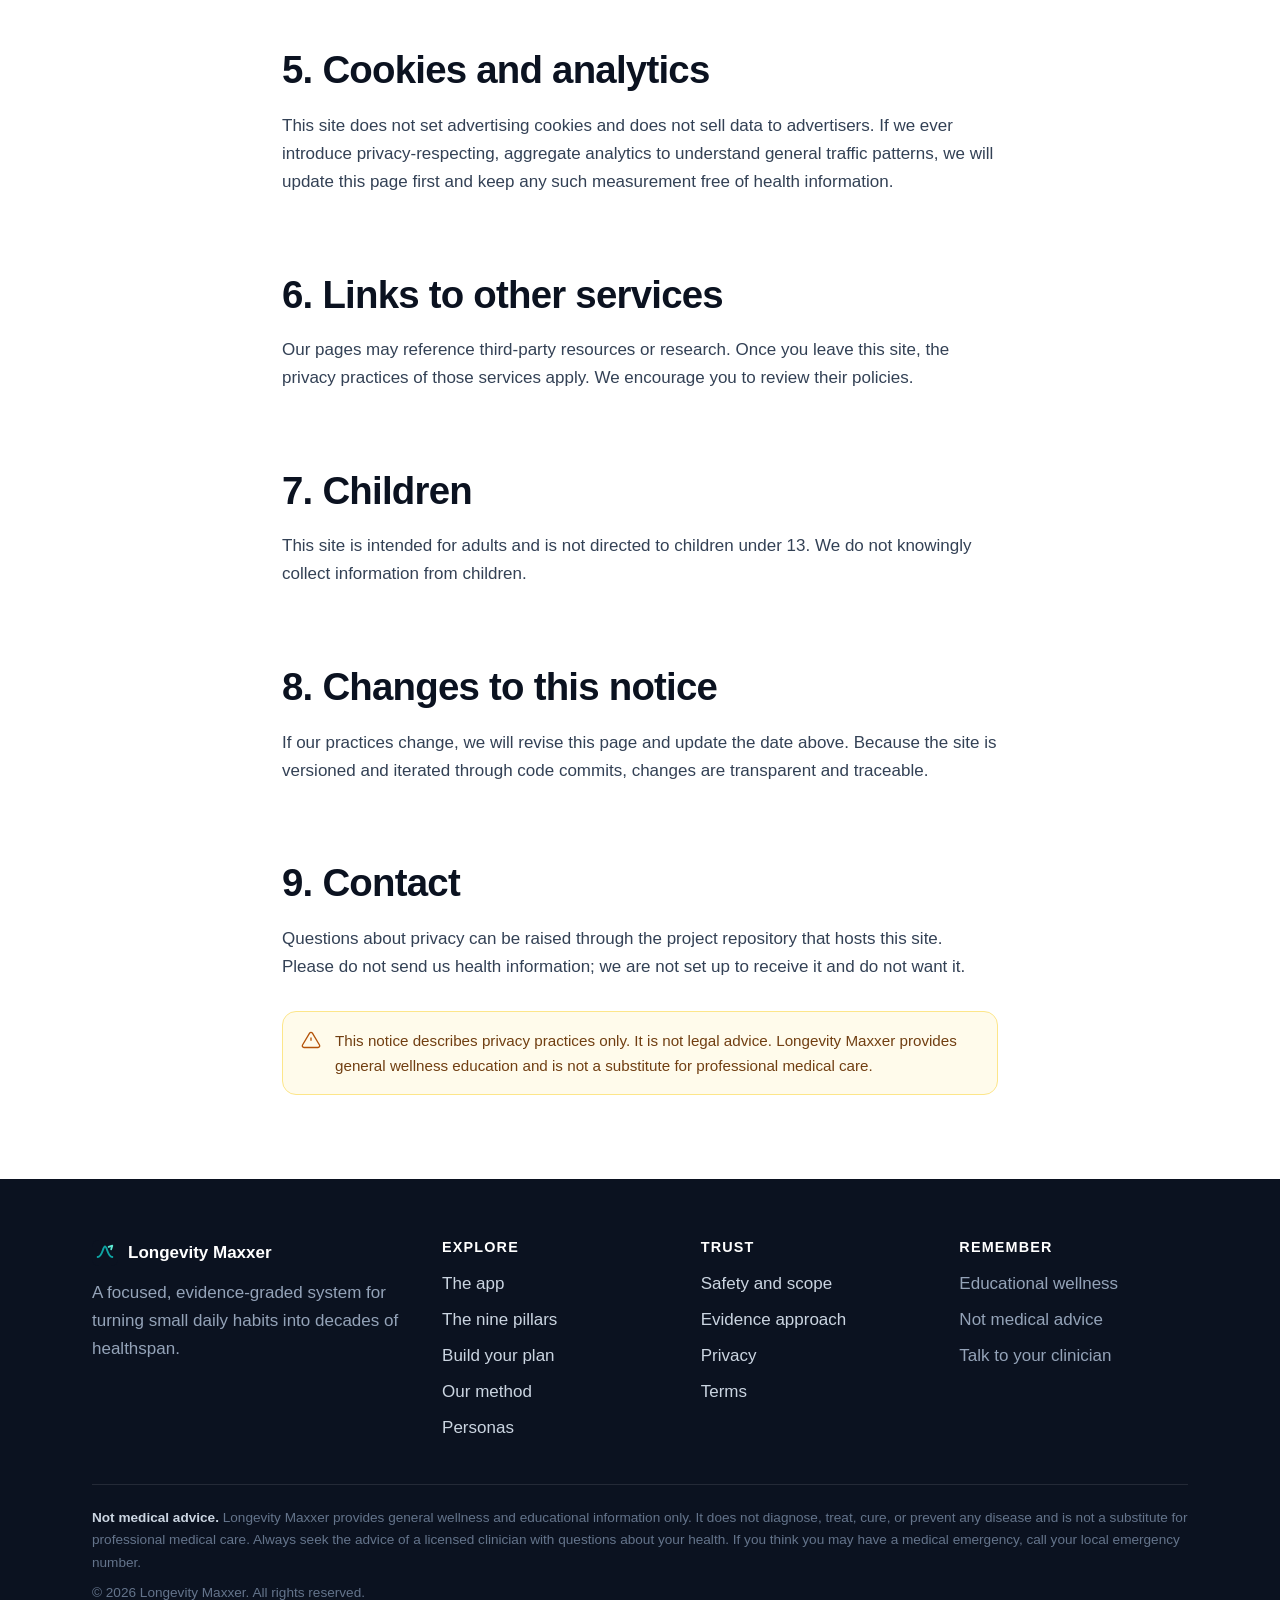
<file: privacy.html>
<!DOCTYPE html>
<html lang="en">
<head>
  <meta charset="UTF-8" />
  <meta name="viewport" content="width=device-width, initial-scale=1.0" />
  <title>Privacy | Longevity Maxxer</title>
  <meta name="description" content="Longevity Maxxer collects no personal health information. The site is static and interactive tools run entirely in your browser. Nothing is stored or sold." />
  <meta name="color-scheme" content="light" />
  <link rel="icon" href="/assets/favicon.svg" type="image/svg+xml" />
  <link rel="canonical" href="/privacy.html" />
  <link rel="stylesheet" href="/css/styles.css" />
</head>
<body>
  <header class="nav">
    <div class="wrap nav__inner">
      <a class="brand" href="/">
        <img class="brand__mark" src="/assets/favicon.svg" alt="" width="30" height="30" />
        Longevity Maxxer
      </a>
      <nav class="nav__links" aria-label="Primary">
        <a href="/app.html">The app</a>
        <a href="/pillars.html">Pillars</a>
        <a href="/assessment.html">Assessment</a>
        <a href="/method.html">Method</a>
        <a href="/personas.html">Personas</a>
        <a href="/safety.html">Safety</a>
      </nav>
      <a class="btn btn--primary nav__cta" href="/app.html">Try the app</a>
      <button class="nav__toggle" aria-label="Toggle menu" aria-expanded="false"><span></span><span></span><span></span></button>
    </div>
  </header>

  <main>
    <section class="section">
      <div class="wrap doc">
        <span class="eyebrow">Privacy</span>
        <h1>Privacy at Longevity Maxxer</h1>
        <p class="doc__meta">Last updated: January 2026</p>

        <div class="callout" style="margin:22px 0">
          <p style="margin:0"><strong>The short version:</strong> This website does not collect your personal health information. There is no account to create and no health-data form to fill in. The interactive self-check runs entirely in your browser and sends nothing to us.</p>
        </div>

        <h2>1. Our privacy-first design</h2>
        <p>Longevity Maxxer is delivered as a static website. That is a deliberate safety choice. Because there is no application backend that receives your inputs, there is no health profile for us to store, analyze, breach, or sell. We built the product so that privacy is a property of the architecture, not just a policy.</p>

        <h2>2. Information we do not collect</h2>
        <p>We do not ask for, and this site does not transmit to us, any of the following:</p>
        <ul>
          <li>Your name, email address, phone number, or mailing address.</li>
          <li>Any health information, biometric readings, lab results, or wearable data.</li>
          <li>Any account credentials, because there are no accounts.</li>
        </ul>

        <h2>3. The self-check runs on your device</h2>
        <p>The interactive self-check calculates a general focus score using only the values you set with the on-screen controls. That calculation happens locally in your web browser using client-side code. The values you choose are not sent to a server, are not written to persistent storage, and are gone as soon as you close or refresh the page.</p>

        <h2>4. Hosting and technical logs</h2>
        <p>The site is served as static files by a cloud hosting provider. As is standard for any website, the hosting provider may automatically process limited technical information, such as your IP address and browser type, to deliver pages and protect the service. We do not use this information to identify you, and we do not combine it with any health information, because we never receive any.</p>

        <h2>5. Cookies and analytics</h2>
        <p>This site does not set advertising cookies and does not sell data to advertisers. If we ever introduce privacy-respecting, aggregate analytics to understand general traffic patterns, we will update this page first and keep any such measurement free of health information.</p>

        <h2>6. Links to other services</h2>
        <p>Our pages may reference third-party resources or research. Once you leave this site, the privacy practices of those services apply. We encourage you to review their policies.</p>

        <h2>7. Children</h2>
        <p>This site is intended for adults and is not directed to children under 13. We do not knowingly collect information from children.</p>

        <h2>8. Changes to this notice</h2>
        <p>If our practices change, we will revise this page and update the date above. Because the site is versioned and iterated through code commits, changes are transparent and traceable.</p>

        <h2>9. Contact</h2>
        <p>Questions about privacy can be raised through the project repository that hosts this site. Please do not send us health information; we are not set up to receive it and do not want it.</p>

        <div class="scope" style="margin-top:30px">
          <svg width="20" height="20" viewBox="0 0 24 24" fill="none" aria-hidden="true"><path d="M12 9v4m0 4h.01M10.3 3.86 1.82 18a2 2 0 0 0 1.71 3h16.94a2 2 0 0 0 1.71-3L13.7 3.86a2 2 0 0 0-3.4 0z" stroke="#b45309" stroke-width="1.6" stroke-linejoin="round"/></svg>
          <span>This notice describes privacy practices only. It is not legal advice. Longevity Maxxer provides general wellness education and is not a substitute for professional medical care.</span>
        </div>
      </div>
    </section>
  </main>

  <footer class="footer">
    <div class="wrap">
      <div class="footer__grid">
        <div>
          <div class="footer__brand">
            <img src="/assets/favicon.svg" alt="" width="26" height="26" /> Longevity Maxxer
          </div>
          <p style="max-width:34ch">A focused, evidence-graded system for turning small daily habits into decades of healthspan.</p>
        </div>
        <div>
          <h4>Explore</h4>
          <ul>
            <li><a href="/app.html">The app</a></li>
            <li><a href="/pillars.html">The nine pillars</a></li>
            <li><a href="/assessment.html">Build your plan</a></li>
            <li><a href="/method.html">Our method</a></li>
            <li><a href="/personas.html">Personas</a></li>
          </ul>
        </div>
        <div>
          <h4>Trust</h4>
          <ul>
            <li><a href="/safety.html">Safety and scope</a></li>
            <li><a href="/method.html#evidence">Evidence approach</a></li>
            <li><a href="/privacy.html">Privacy</a></li>
            <li><a href="/terms.html">Terms</a></li>
          </ul>
        </div>
        <div>
          <h4>Remember</h4>
          <ul>
            <li>Educational wellness</li>
            <li>Not medical advice</li>
            <li>Talk to your clinician</li>
          </ul>
        </div>
      </div>
      <div class="footer__legal">
        <p><strong style="color:#cbd5e1">Not medical advice.</strong> Longevity Maxxer provides general wellness and educational information only. It does not diagnose, treat, cure, or prevent any disease and is not a substitute for professional medical care. Always seek the advice of a licensed clinician with questions about your health. If you think you may have a medical emergency, call your local emergency number.</p>
        <p>&copy; <span id="year">2026</span> Longevity Maxxer. All rights reserved.</p>
      </div>
    </div>
  </footer>

  <script src="/js/main.js"></script>
</body>
</html>
</file>
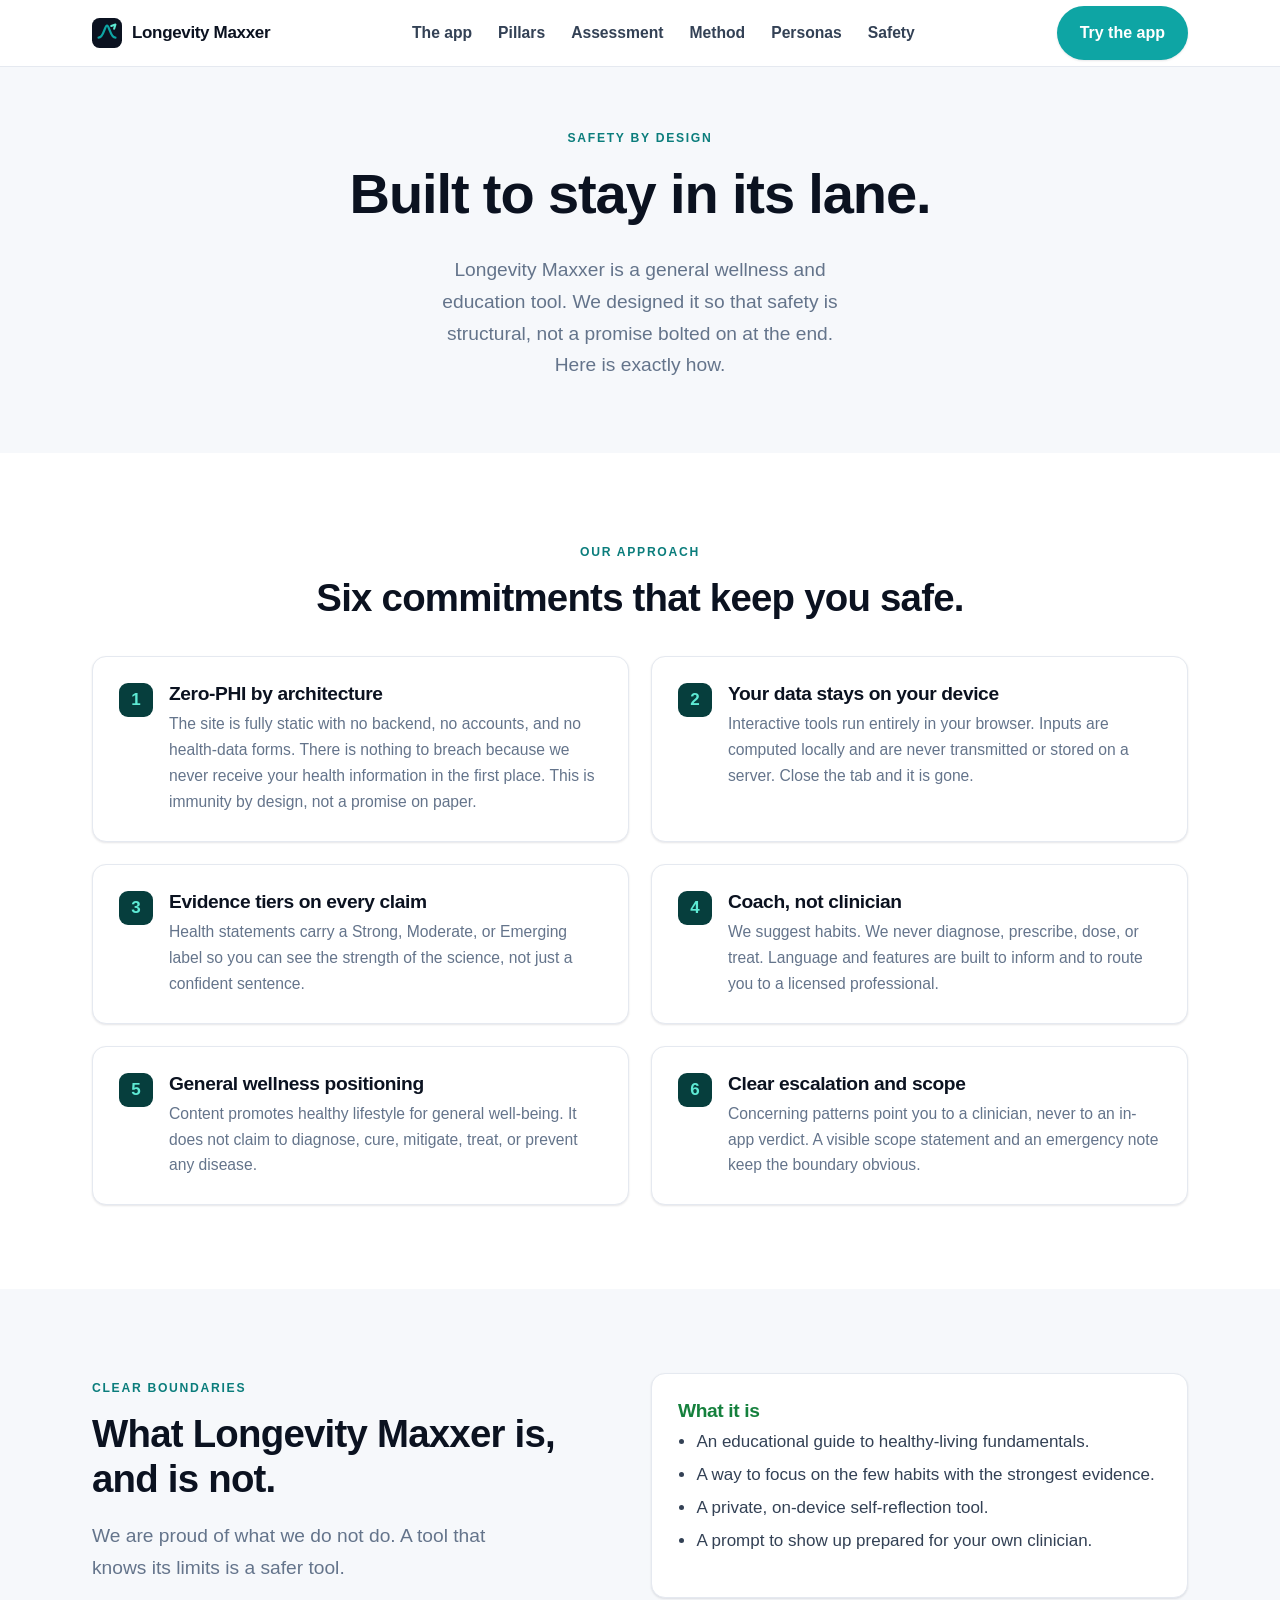
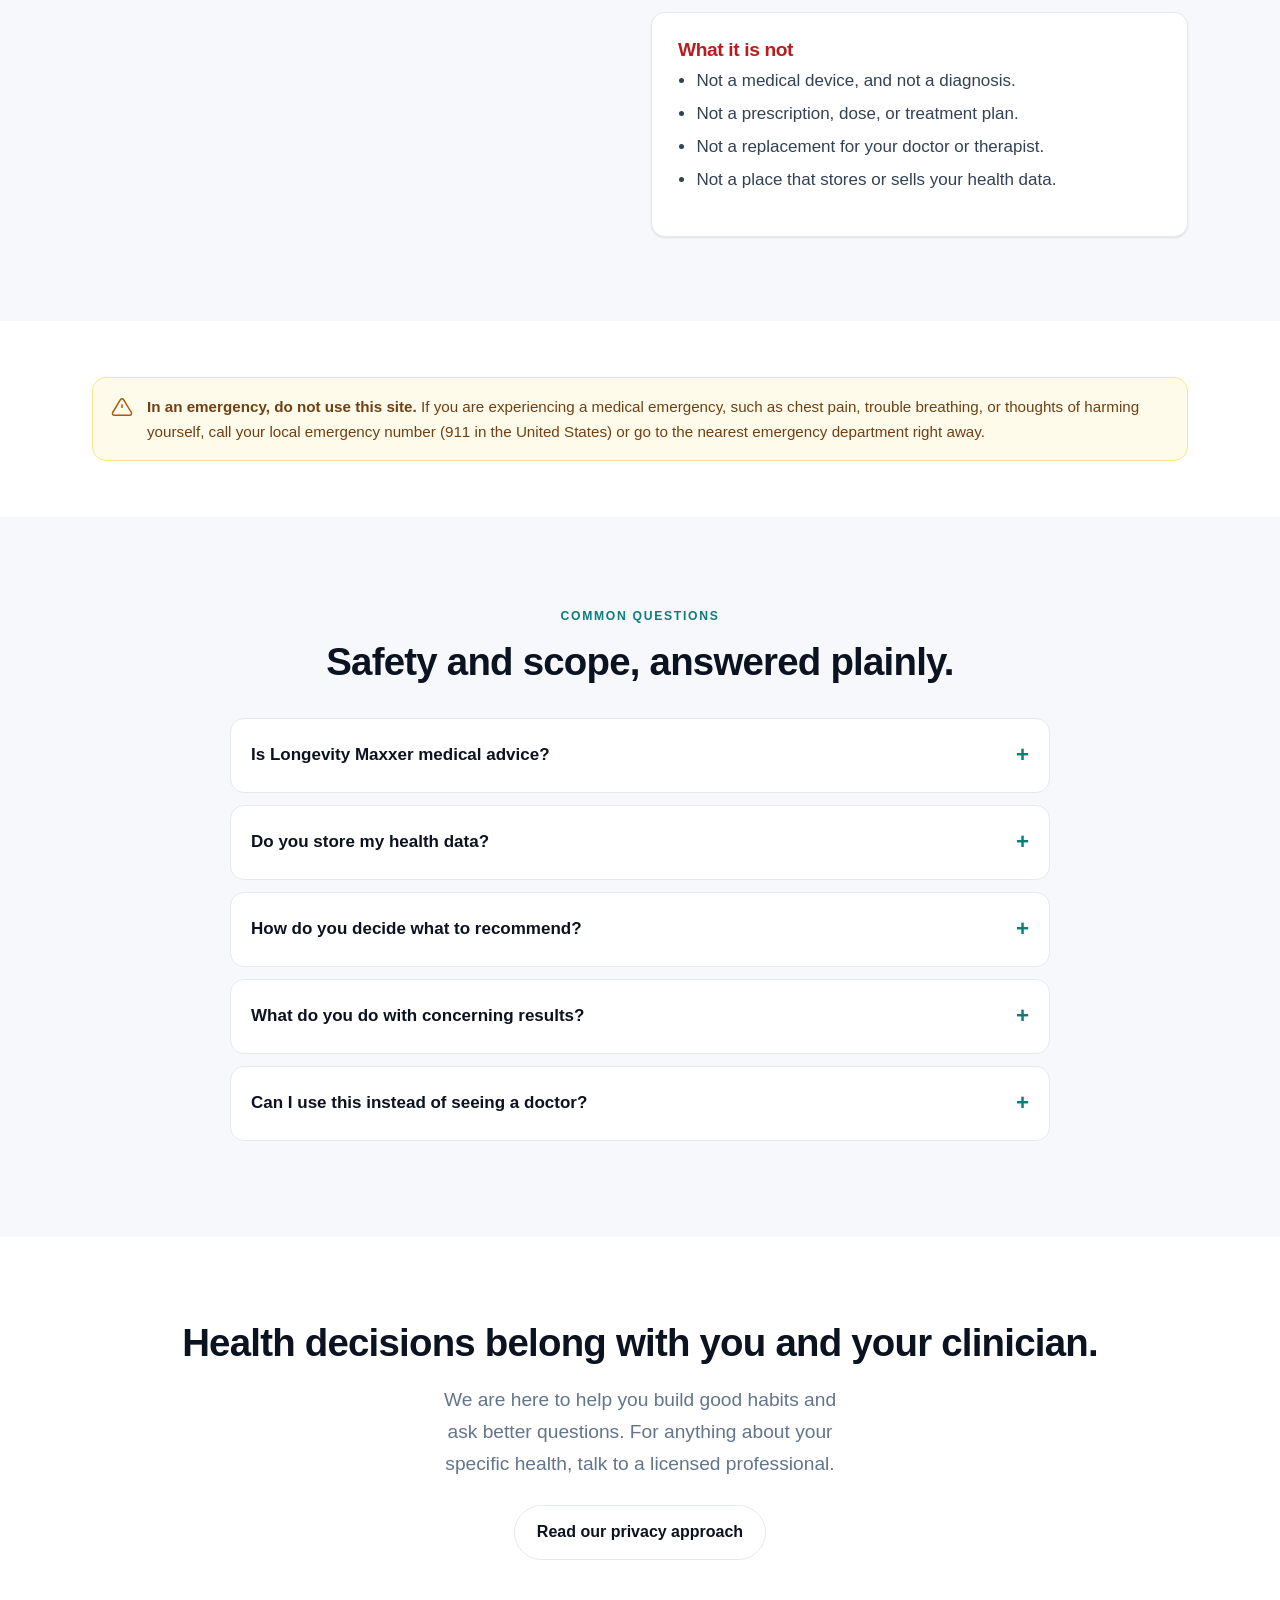
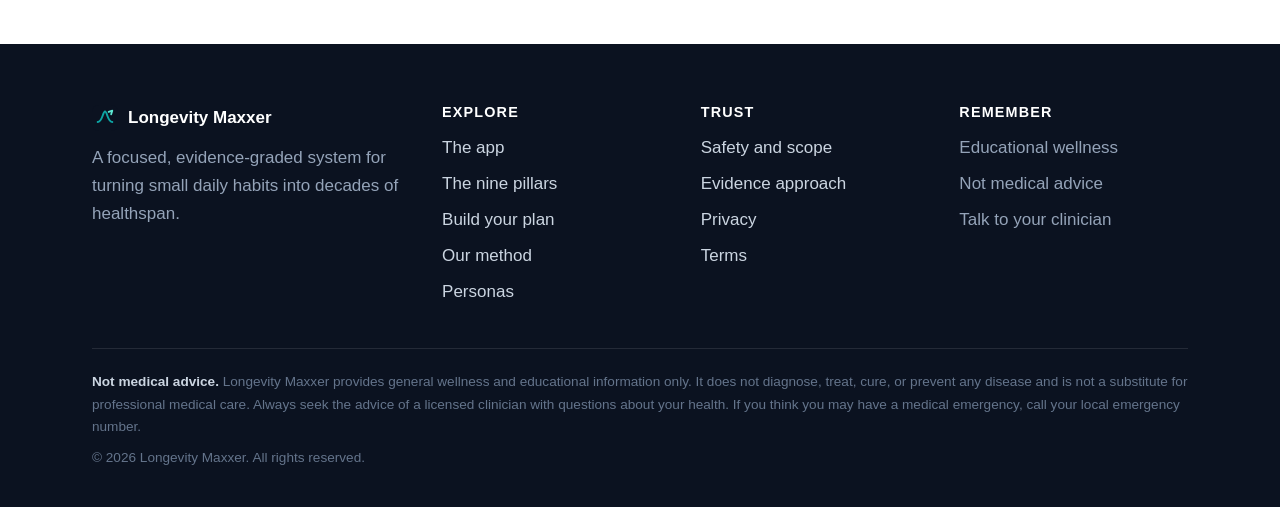
<file: safety.html>
<!DOCTYPE html>
<html lang="en">
<head>
  <meta charset="UTF-8" />
  <meta name="viewport" content="width=device-width, initial-scale=1.0" />
  <title>Safety and Scope | Longevity Maxxer</title>
  <meta name="description" content="How Longevity Maxxer stays safe and in scope: zero-PHI architecture, evidence-graded claims, coach-not-clinician design, and a clear boundary that routes you to professional care." />
  <meta name="color-scheme" content="light" />
  <link rel="icon" href="/assets/favicon.svg" type="image/svg+xml" />
  <link rel="canonical" href="/safety.html" />
  <link rel="stylesheet" href="/css/styles.css" />
</head>
<body>
  <header class="nav">
    <div class="wrap nav__inner">
      <a class="brand" href="/">
        <img class="brand__mark" src="/assets/favicon.svg" alt="" width="30" height="30" />
        Longevity Maxxer
      </a>
      <nav class="nav__links" aria-label="Primary">
        <a href="/app.html">The app</a>
        <a href="/pillars.html">Pillars</a>
        <a href="/assessment.html">Assessment</a>
        <a href="/method.html">Method</a>
        <a href="/personas.html">Personas</a>
        <a href="/safety.html" aria-current="page">Safety</a>
      </nav>
      <a class="btn btn--primary nav__cta" href="/app.html">Try the app</a>
      <button class="nav__toggle" aria-label="Toggle menu" aria-expanded="false"><span></span><span></span><span></span></button>
    </div>
  </header>

  <main>
    <section class="section section--tight section--surface">
      <div class="wrap center">
        <span class="eyebrow">Safety by design</span>
        <h1>Built to stay in its lane.</h1>
        <p class="lead" style="margin-top:10px">Longevity Maxxer is a general wellness and education tool. We designed it so that safety is structural, not a promise bolted on at the end. Here is exactly how.</p>
      </div>
    </section>

    <section class="section">
      <div class="wrap">
        <div class="center">
          <span class="eyebrow">Our approach</span>
          <h2>Six commitments that keep you safe.</h2>
        </div>
        <div class="grid grid--2" id="solutions" style="margin-top:36px"></div>
      </div>
    </section>

    <!-- What this is NOT -->
    <section class="section section--surface">
      <div class="wrap">
        <div class="grid grid--2" style="align-items:start">
          <div>
            <span class="eyebrow">Clear boundaries</span>
            <h2>What Longevity Maxxer is, and is not.</h2>
            <p class="lead">We are proud of what we do not do. A tool that knows its limits is a safer tool.</p>
          </div>
          <div class="stack">
            <div class="card">
              <h3 style="color:var(--green)">What it is</h3>
              <ul>
                <li>An educational guide to healthy-living fundamentals.</li>
                <li>A way to focus on the few habits with the strongest evidence.</li>
                <li>A private, on-device self-reflection tool.</li>
                <li>A prompt to show up prepared for your own clinician.</li>
              </ul>
            </div>
            <div class="card">
              <h3 style="color:var(--red)">What it is not</h3>
              <ul>
                <li>Not a medical device, and not a diagnosis.</li>
                <li>Not a prescription, dose, or treatment plan.</li>
                <li>Not a replacement for your doctor or therapist.</li>
                <li>Not a place that stores or sells your health data.</li>
              </ul>
            </div>
          </div>
        </div>
      </div>
    </section>

    <!-- Emergency -->
    <section class="section section--tight">
      <div class="wrap">
        <div class="scope" role="note">
          <svg width="22" height="22" viewBox="0 0 24 24" fill="none" aria-hidden="true"><path d="M12 9v4m0 4h.01M10.3 3.86 1.82 18a2 2 0 0 0 1.71 3h16.94a2 2 0 0 0 1.71-3L13.7 3.86a2 2 0 0 0-3.4 0z" stroke="#b45309" stroke-width="1.6" stroke-linejoin="round"/></svg>
          <span><strong>In an emergency, do not use this site.</strong> If you are experiencing a medical emergency, such as chest pain, trouble breathing, or thoughts of harming yourself, call your local emergency number (911 in the United States) or go to the nearest emergency department right away.</span>
        </div>
      </div>
    </section>

    <!-- FAQ -->
    <section class="section section--surface">
      <div class="wrap">
        <div class="center">
          <span class="eyebrow">Common questions</span>
          <h2>Safety and scope, answered plainly.</h2>
        </div>
        <div id="faqs" style="max-width:820px;margin:34px auto 0"></div>
      </div>
    </section>

    <section class="section center">
      <div class="wrap">
        <h2>Health decisions belong with you and your clinician.</h2>
        <p class="lead" style="margin-bottom:26px">We are here to help you build good habits and ask better questions. For anything about your specific health, talk to a licensed professional.</p>
        <a class="btn btn--light" href="/privacy.html">Read our privacy approach</a>
      </div>
    </section>
  </main>

  <footer class="footer">
    <div class="wrap">
      <div class="footer__grid">
        <div>
          <div class="footer__brand">
            <img src="/assets/favicon.svg" alt="" width="26" height="26" /> Longevity Maxxer
          </div>
          <p style="max-width:34ch">A focused, evidence-graded system for turning small daily habits into decades of healthspan.</p>
        </div>
        <div>
          <h4>Explore</h4>
          <ul>
            <li><a href="/app.html">The app</a></li>
            <li><a href="/pillars.html">The nine pillars</a></li>
            <li><a href="/assessment.html">Build your plan</a></li>
            <li><a href="/method.html">Our method</a></li>
            <li><a href="/personas.html">Personas</a></li>
          </ul>
        </div>
        <div>
          <h4>Trust</h4>
          <ul>
            <li><a href="/safety.html">Safety and scope</a></li>
            <li><a href="/method.html#evidence">Evidence approach</a></li>
            <li><a href="/privacy.html">Privacy</a></li>
            <li><a href="/terms.html">Terms</a></li>
          </ul>
        </div>
        <div>
          <h4>Remember</h4>
          <ul>
            <li>Educational wellness</li>
            <li>Not medical advice</li>
            <li>Talk to your clinician</li>
          </ul>
        </div>
      </div>
      <div class="footer__legal">
        <p><strong style="color:#cbd5e1">Not medical advice.</strong> Longevity Maxxer provides general wellness and educational information only. It does not diagnose, treat, cure, or prevent any disease and is not a substitute for professional medical care. Always seek the advice of a licensed clinician with questions about your health. If you think you may have a medical emergency, call your local emergency number.</p>
        <p>&copy; <span id="year">2026</span> Longevity Maxxer. All rights reserved.</p>
      </div>
    </div>
  </footer>

  <script src="/js/main.js"></script>
</body>
</html>
</file>
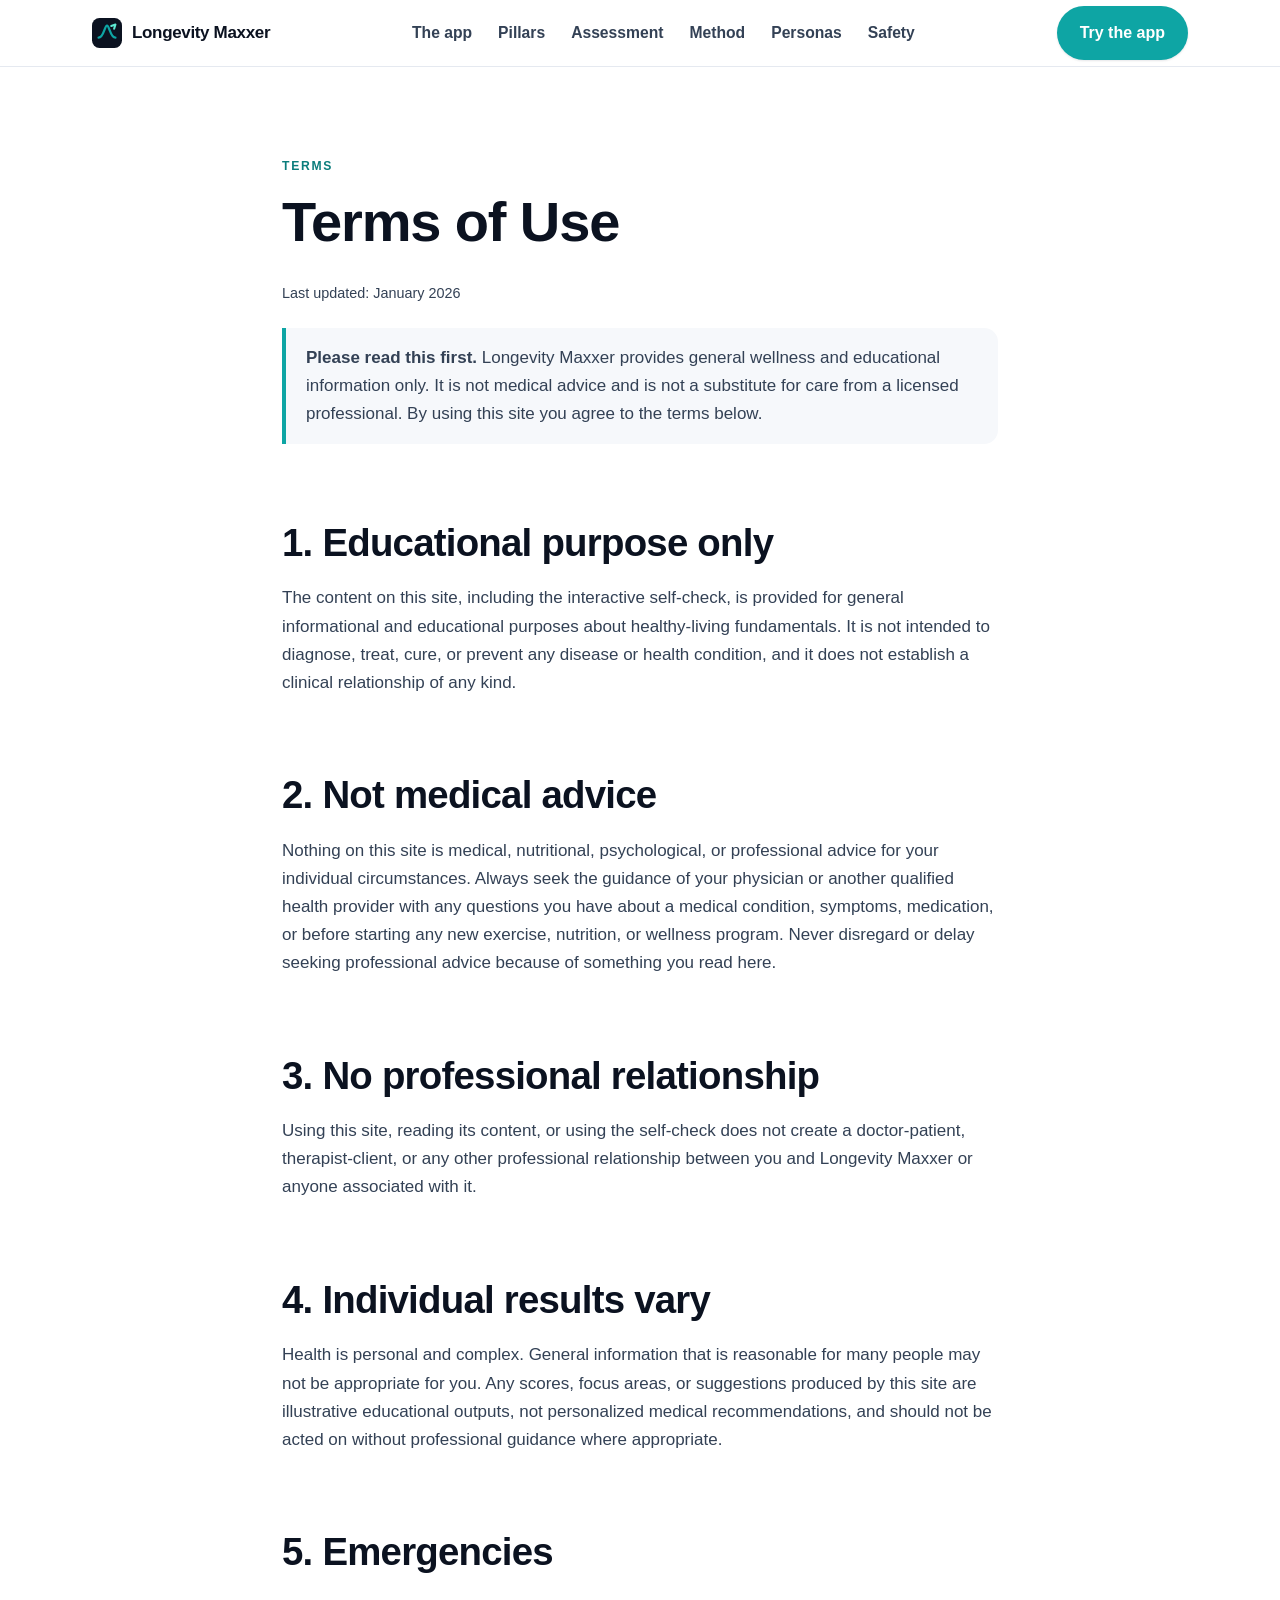
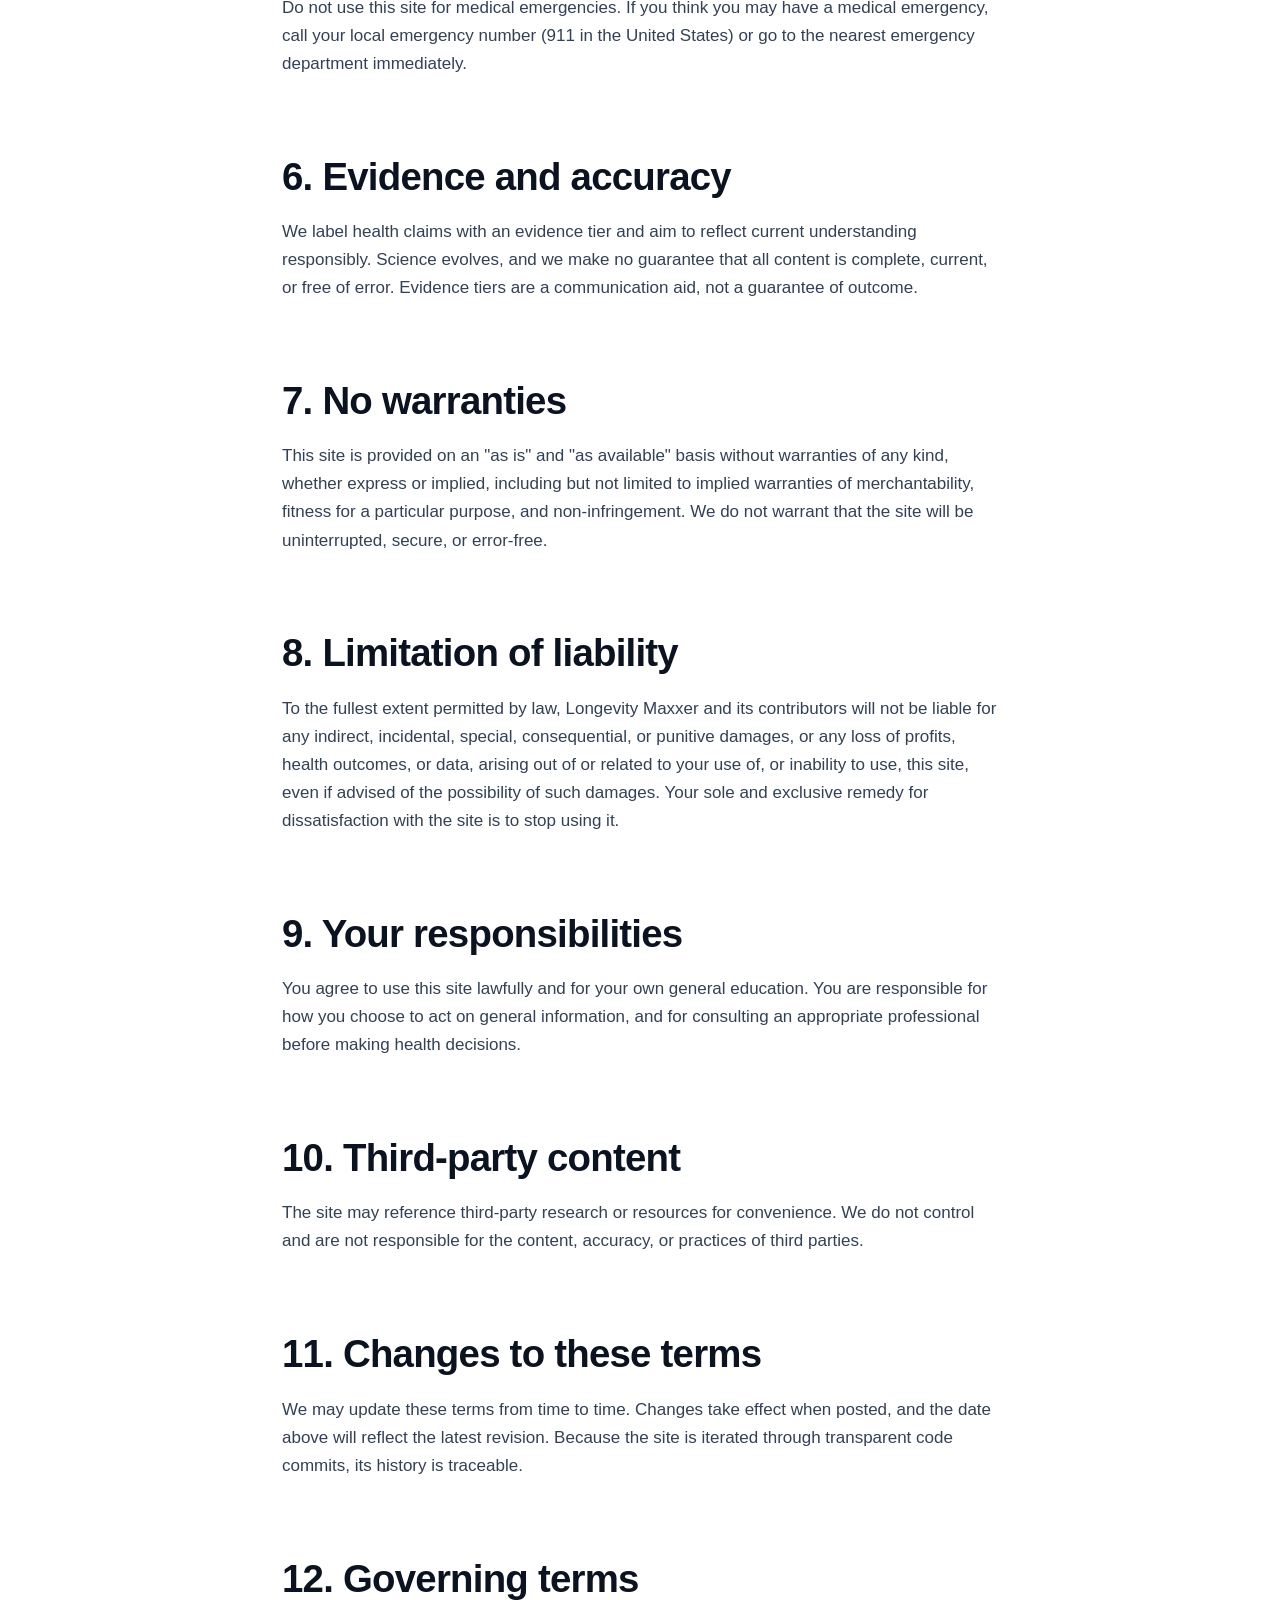
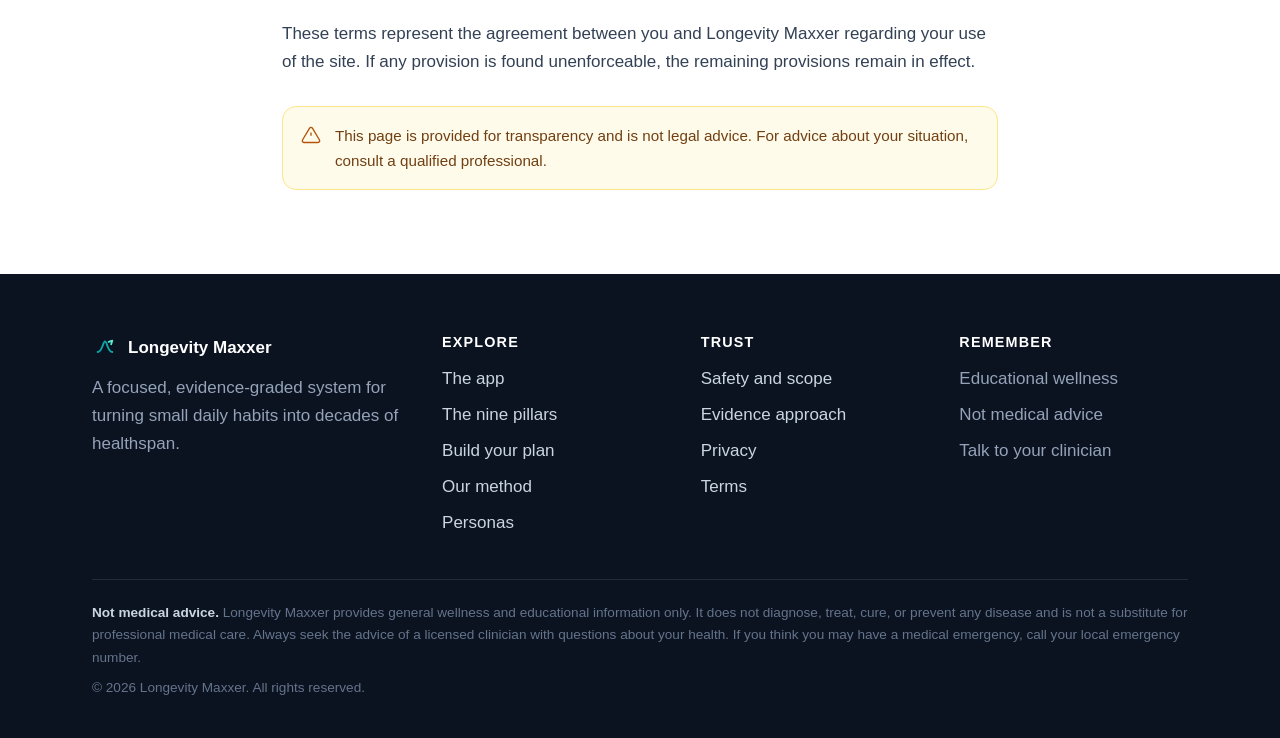
<file: terms.html>
<!DOCTYPE html>
<html lang="en">
<head>
  <meta charset="UTF-8" />
  <meta name="viewport" content="width=device-width, initial-scale=1.0" />
  <title>Terms | Longevity Maxxer</title>
  <meta name="description" content="Terms of use for Longevity Maxxer. The site provides general wellness education only, is not medical advice, and is offered without warranties. Read the full terms." />
  <meta name="color-scheme" content="light" />
  <link rel="icon" href="/assets/favicon.svg" type="image/svg+xml" />
  <link rel="canonical" href="/terms.html" />
  <link rel="stylesheet" href="/css/styles.css" />
</head>
<body>
  <header class="nav">
    <div class="wrap nav__inner">
      <a class="brand" href="/">
        <img class="brand__mark" src="/assets/favicon.svg" alt="" width="30" height="30" />
        Longevity Maxxer
      </a>
      <nav class="nav__links" aria-label="Primary">
        <a href="/app.html">The app</a>
        <a href="/pillars.html">Pillars</a>
        <a href="/assessment.html">Assessment</a>
        <a href="/method.html">Method</a>
        <a href="/personas.html">Personas</a>
        <a href="/safety.html">Safety</a>
      </nav>
      <a class="btn btn--primary nav__cta" href="/app.html">Try the app</a>
      <button class="nav__toggle" aria-label="Toggle menu" aria-expanded="false"><span></span><span></span><span></span></button>
    </div>
  </header>

  <main>
    <section class="section">
      <div class="wrap doc">
        <span class="eyebrow">Terms</span>
        <h1>Terms of Use</h1>
        <p class="doc__meta">Last updated: January 2026</p>

        <div class="callout" style="margin:22px 0">
          <p style="margin:0"><strong>Please read this first.</strong> Longevity Maxxer provides general wellness and educational information only. It is not medical advice and is not a substitute for care from a licensed professional. By using this site you agree to the terms below.</p>
        </div>

        <h2>1. Educational purpose only</h2>
        <p>The content on this site, including the interactive self-check, is provided for general informational and educational purposes about healthy-living fundamentals. It is not intended to diagnose, treat, cure, or prevent any disease or health condition, and it does not establish a clinical relationship of any kind.</p>

        <h2>2. Not medical advice</h2>
        <p>Nothing on this site is medical, nutritional, psychological, or professional advice for your individual circumstances. Always seek the guidance of your physician or another qualified health provider with any questions you have about a medical condition, symptoms, medication, or before starting any new exercise, nutrition, or wellness program. Never disregard or delay seeking professional advice because of something you read here.</p>

        <h2>3. No professional relationship</h2>
        <p>Using this site, reading its content, or using the self-check does not create a doctor-patient, therapist-client, or any other professional relationship between you and Longevity Maxxer or anyone associated with it.</p>

        <h2>4. Individual results vary</h2>
        <p>Health is personal and complex. General information that is reasonable for many people may not be appropriate for you. Any scores, focus areas, or suggestions produced by this site are illustrative educational outputs, not personalized medical recommendations, and should not be acted on without professional guidance where appropriate.</p>

        <h2>5. Emergencies</h2>
        <p>Do not use this site for medical emergencies. If you think you may have a medical emergency, call your local emergency number (911 in the United States) or go to the nearest emergency department immediately.</p>

        <h2>6. Evidence and accuracy</h2>
        <p>We label health claims with an evidence tier and aim to reflect current understanding responsibly. Science evolves, and we make no guarantee that all content is complete, current, or free of error. Evidence tiers are a communication aid, not a guarantee of outcome.</p>

        <h2>7. No warranties</h2>
        <p>This site is provided on an "as is" and "as available" basis without warranties of any kind, whether express or implied, including but not limited to implied warranties of merchantability, fitness for a particular purpose, and non-infringement. We do not warrant that the site will be uninterrupted, secure, or error-free.</p>

        <h2>8. Limitation of liability</h2>
        <p>To the fullest extent permitted by law, Longevity Maxxer and its contributors will not be liable for any indirect, incidental, special, consequential, or punitive damages, or any loss of profits, health outcomes, or data, arising out of or related to your use of, or inability to use, this site, even if advised of the possibility of such damages. Your sole and exclusive remedy for dissatisfaction with the site is to stop using it.</p>

        <h2>9. Your responsibilities</h2>
        <p>You agree to use this site lawfully and for your own general education. You are responsible for how you choose to act on general information, and for consulting an appropriate professional before making health decisions.</p>

        <h2>10. Third-party content</h2>
        <p>The site may reference third-party research or resources for convenience. We do not control and are not responsible for the content, accuracy, or practices of third parties.</p>

        <h2>11. Changes to these terms</h2>
        <p>We may update these terms from time to time. Changes take effect when posted, and the date above will reflect the latest revision. Because the site is iterated through transparent code commits, its history is traceable.</p>

        <h2>12. Governing terms</h2>
        <p>These terms represent the agreement between you and Longevity Maxxer regarding your use of the site. If any provision is found unenforceable, the remaining provisions remain in effect.</p>

        <div class="scope" style="margin-top:30px">
          <svg width="20" height="20" viewBox="0 0 24 24" fill="none" aria-hidden="true"><path d="M12 9v4m0 4h.01M10.3 3.86 1.82 18a2 2 0 0 0 1.71 3h16.94a2 2 0 0 0 1.71-3L13.7 3.86a2 2 0 0 0-3.4 0z" stroke="#b45309" stroke-width="1.6" stroke-linejoin="round"/></svg>
          <span>This page is provided for transparency and is not legal advice. For advice about your situation, consult a qualified professional.</span>
        </div>
      </div>
    </section>
  </main>

  <footer class="footer">
    <div class="wrap">
      <div class="footer__grid">
        <div>
          <div class="footer__brand">
            <img src="/assets/favicon.svg" alt="" width="26" height="26" /> Longevity Maxxer
          </div>
          <p style="max-width:34ch">A focused, evidence-graded system for turning small daily habits into decades of healthspan.</p>
        </div>
        <div>
          <h4>Explore</h4>
          <ul>
            <li><a href="/app.html">The app</a></li>
            <li><a href="/pillars.html">The nine pillars</a></li>
            <li><a href="/assessment.html">Build your plan</a></li>
            <li><a href="/method.html">Our method</a></li>
            <li><a href="/personas.html">Personas</a></li>
          </ul>
        </div>
        <div>
          <h4>Trust</h4>
          <ul>
            <li><a href="/safety.html">Safety and scope</a></li>
            <li><a href="/method.html#evidence">Evidence approach</a></li>
            <li><a href="/privacy.html">Privacy</a></li>
            <li><a href="/terms.html">Terms</a></li>
          </ul>
        </div>
        <div>
          <h4>Remember</h4>
          <ul>
            <li>Educational wellness</li>
            <li>Not medical advice</li>
            <li>Talk to your clinician</li>
          </ul>
        </div>
      </div>
      <div class="footer__legal">
        <p><strong style="color:#cbd5e1">Not medical advice.</strong> Longevity Maxxer provides general wellness and educational information only. It does not diagnose, treat, cure, or prevent any disease and is not a substitute for professional medical care. Always seek the advice of a licensed clinician with questions about your health. If you think you may have a medical emergency, call your local emergency number.</p>
        <p>&copy; <span id="year">2026</span> Longevity Maxxer. All rights reserved.</p>
      </div>
    </div>
  </footer>

  <script src="/js/main.js"></script>
</body>
</html>
</file>
<file: css/styles.css>
/* Longevity Maxxer - design system
   Dependency-free. No build step. Iterated via GitHub commits. */

:root {
  --ink: #0b1220;
  --ink-2: #111a2b;
  --slate: #334155;
  --muted: #64748b;
  --line: #e5e9f0;
  --bg: #ffffff;
  --surface: #f6f8fb;
  --surface-2: #eef2f7;
  --accent: #0ea5a4;
  --accent-deep: #0b7d7c;
  --accent-ink: #063e3d;
  --indigo: #4f46e5;
  --amber: #b45309;
  --green: #15803d;
  --red: #b91c1c;
  --radius: 14px;
  --radius-lg: 22px;
  --shadow-sm: 0 1px 2px rgba(11, 18, 32, 0.06), 0 1px 3px rgba(11, 18, 32, 0.05);
  --shadow: 0 10px 30px rgba(11, 18, 32, 0.08);
  --shadow-lg: 0 24px 60px rgba(11, 18, 32, 0.16);
  --maxw: 1140px;
  --font: -apple-system, BlinkMacSystemFont, "Segoe UI", Roboto, Helvetica, Arial,
    "Apple Color Emoji", "Segoe UI Emoji", sans-serif;
}

* { box-sizing: border-box; }
html { scroll-behavior: smooth; -webkit-text-size-adjust: 100%; }
body {
  margin: 0;
  font-family: var(--font);
  color: var(--slate);
  background: var(--bg);
  line-height: 1.65;
  font-size: 17px;
}
h1, h2, h3, h4 { color: var(--ink); line-height: 1.15; margin: 0 0 0.5em; font-weight: 750; letter-spacing: -0.02em; }
h1 { font-size: clamp(2.2rem, 5vw, 3.5rem); }
h2 { font-size: clamp(1.7rem, 3.4vw, 2.4rem); }
h3 { font-size: 1.2rem; }
p { margin: 0 0 1rem; }
a { color: var(--accent-deep); text-decoration: none; }
a:hover { text-decoration: underline; }
img { max-width: 100%; display: block; }
ul { margin: 0 0 1rem; padding-left: 1.15rem; }
li { margin: 0.3rem 0; }

.wrap { width: 100%; max-width: var(--maxw); margin: 0 auto; padding: 0 22px; }
.section { padding: 84px 0; }
.section--tight { padding: 56px 0; }
.section--surface { background: var(--surface); }
.section--ink { background: var(--ink); color: #cbd5e1; }
.section--ink h2, .section--ink h3 { color: #fff; }
.center { text-align: center; }
.lead { font-size: 1.2rem; color: var(--muted); max-width: 40ch; }
.center .lead { margin-left: auto; margin-right: auto; }
.eyebrow {
  display: inline-block; text-transform: uppercase; letter-spacing: 0.14em;
  font-size: 0.76rem; font-weight: 700; color: var(--accent-deep);
  margin-bottom: 14px;
}
.section--ink .eyebrow { color: #5eead4; }

/* Buttons */
.btn {
  display: inline-flex; align-items: center; gap: 8px; cursor: pointer;
  font: inherit; font-weight: 650; font-size: 1rem;
  padding: 13px 22px; border-radius: 999px; border: 1px solid transparent;
  transition: transform 0.12s ease, box-shadow 0.12s ease, background 0.12s ease;
  text-decoration: none;
}
.btn:hover { text-decoration: none; transform: translateY(-1px); }
.btn--primary { background: var(--accent); color: #fff; box-shadow: var(--shadow-sm); }
.btn--primary:hover { background: var(--accent-deep); color: #fff; }
.btn--ghost { background: transparent; color: #fff; border-color: rgba(255,255,255,0.28); }
.btn--ghost:hover { background: rgba(255,255,255,0.08); color: #fff; }
.btn--light { background: #fff; color: var(--ink); border-color: var(--line); }
.btn--light:hover { background: var(--surface); color: var(--ink); }

/* Nav */
.nav {
  position: sticky; top: 0; z-index: 50;
  background: rgba(255,255,255,0.82); backdrop-filter: saturate(160%) blur(12px);
  border-bottom: 1px solid var(--line);
}
.nav__inner { display: flex; align-items: center; justify-content: space-between; height: 66px; }
.brand { display: flex; align-items: center; gap: 10px; font-weight: 800; color: var(--ink); letter-spacing: -0.02em; }
.brand:hover { text-decoration: none; }
.brand__mark { width: 30px; height: 30px; }
.nav__links { display: flex; align-items: center; gap: 26px; }
.nav__links a { color: var(--slate); font-weight: 550; font-size: 0.98rem; }
.nav__links a:hover { color: var(--ink); text-decoration: none; }
.nav__cta { display: inline-flex; }
.nav__toggle { display: none; background: none; border: 0; cursor: pointer; padding: 8px; }
.nav__toggle span { display: block; width: 22px; height: 2px; background: var(--ink); margin: 4px 0; border-radius: 2px; }

/* Hero */
.hero { position: relative; overflow: hidden; background: radial-gradient(1200px 600px at 70% -10%, #14343a 0%, var(--ink) 55%); color: #cbd5e1; }
.hero__inner { padding: 96px 0 88px; display: grid; grid-template-columns: 1.15fr 0.85fr; gap: 48px; align-items: center; }
.hero h1 { color: #fff; }
.hero__lead { font-size: 1.25rem; color: #a9b6c8; max-width: 46ch; margin-bottom: 28px; }
.hero__cta { display: flex; gap: 14px; flex-wrap: wrap; }
.hero__note { margin-top: 22px; font-size: 0.9rem; color: #7c8aa0; }
.hero__badges { display: flex; flex-wrap: wrap; gap: 10px; margin-top: 26px; }
.hero__badge { font-size: 0.8rem; font-weight: 600; color: #a9b6c8; border: 1px solid rgba(255,255,255,0.14); padding: 6px 12px; border-radius: 999px; }

/* Score card in hero */
.scorecard {
  background: linear-gradient(180deg, #16202f, #0e1725);
  border: 1px solid rgba(255,255,255,0.10); border-radius: var(--radius-lg);
  padding: 26px; box-shadow: var(--shadow-lg);
}
.scorecard__top { display: flex; align-items: center; justify-content: space-between; margin-bottom: 18px; }
.scorecard__label { font-size: 0.82rem; color: #8b98ad; text-transform: uppercase; letter-spacing: 0.1em; }
.ring { --val: 78; position: relative; width: 128px; height: 128px; margin: 4px auto 8px; }
.ring svg { transform: rotate(-90deg); }
.ring__num { position: absolute; inset: 0; display: grid; place-items: center; font-size: 2rem; font-weight: 800; color: #fff; }
.scorecard__pillars { list-style: none; padding: 0; margin: 14px 0 0; }
.scorecard__pillars li { display: flex; align-items: center; justify-content: space-between; gap: 12px; padding: 9px 0; border-top: 1px solid rgba(255,255,255,0.07); font-size: 0.92rem; color: #b8c4d6; }
.bar { flex: 1; height: 6px; background: rgba(255,255,255,0.1); border-radius: 999px; overflow: hidden; }
.bar > span { display: block; height: 100%; background: linear-gradient(90deg, var(--accent), #5eead4); border-radius: 999px; }
.scorecard__foot { margin-top: 16px; font-size: 0.78rem; color: #7c8aa0; }

/* Generic grid + cards */
.grid { display: grid; gap: 22px; }
.grid--2 { grid-template-columns: repeat(2, 1fr); }
.grid--3 { grid-template-columns: repeat(3, 1fr); }
.grid--4 { grid-template-columns: repeat(4, 1fr); }
.card {
  background: var(--bg); border: 1px solid var(--line); border-radius: var(--radius);
  padding: 26px; box-shadow: var(--shadow-sm); transition: transform 0.12s ease, box-shadow 0.12s ease;
}
.card--hover:hover { transform: translateY(-3px); box-shadow: var(--shadow); }
.card__icon { width: 42px; height: 42px; border-radius: 11px; display: grid; place-items: center; background: var(--surface-2); color: var(--accent-deep); margin-bottom: 14px; }
.card h3 { margin-bottom: 6px; }
.card p { font-size: 0.98rem; color: var(--muted); margin: 0; }

/* Pillars */
.pillar__tag { font-size: 0.72rem; font-weight: 700; letter-spacing: 0.06em; text-transform: uppercase; color: var(--accent-deep); }

/* Steps */
.steps { counter-reset: step; }
.step { position: relative; padding-left: 58px; }
.step::before {
  counter-increment: step; content: counter(step);
  position: absolute; left: 0; top: 0; width: 38px; height: 38px; border-radius: 50%;
  background: var(--ink); color: #fff; font-weight: 750; display: grid; place-items: center;
}

/* Evidence tiers */
.tier { display: inline-flex; align-items: center; gap: 7px; font-size: 0.74rem; font-weight: 700; padding: 4px 10px; border-radius: 999px; border: 1px solid; }
.tier::before { content: ""; width: 7px; height: 7px; border-radius: 50%; background: currentColor; }
.tier--strong { color: var(--green); border-color: #bbf7d0; background: #f0fdf4; }
.tier--moderate { color: var(--amber); border-color: #fde68a; background: #fffbeb; }
.tier--emerging { color: var(--indigo); border-color: #c7d2fe; background: #eef2ff; }

/* Personas */
.persona { display: flex; flex-direction: column; height: 100%; }
.persona__head { display: flex; align-items: center; gap: 14px; margin-bottom: 14px; }
.persona__avatar { width: 52px; height: 52px; border-radius: 50%; display: grid; place-items: center; font-weight: 800; color: #fff; font-size: 1.15rem; flex: none; }
.persona__role { font-size: 0.86rem; color: var(--muted); }
.persona__name { font-weight: 750; color: var(--ink); }
.persona__type { font-size: 0.98rem; font-weight: 700; color: var(--accent-deep); margin-bottom: 8px; }
.persona__list { list-style: none; padding: 0; margin: 8px 0 0; }
.persona__list li { position: relative; padding-left: 20px; font-size: 0.95rem; margin: 8px 0; color: var(--slate); }
.persona__list li::before { content: ""; position: absolute; left: 0; top: 9px; width: 8px; height: 8px; border-radius: 2px; background: var(--accent); }
.persona__signal { margin-top: auto; padding-top: 14px; border-top: 1px dashed var(--line); font-size: 0.9rem; color: var(--muted); }
.persona__signal strong { color: var(--ink); }

/* Self-check tool */
.tool { background: var(--bg); border: 1px solid var(--line); border-radius: var(--radius-lg); box-shadow: var(--shadow); overflow: hidden; }
.tool__grid { display: grid; grid-template-columns: 1.1fr 0.9fr; }
.tool__form { padding: 30px; }
.tool__side { padding: 30px; background: var(--ink); color: #cbd5e1; }
.field { margin-bottom: 18px; }
.field label { display: flex; justify-content: space-between; font-weight: 600; color: var(--ink); font-size: 0.95rem; margin-bottom: 7px; }
.field output { color: var(--accent-deep); font-variant-numeric: tabular-nums; }
input[type="range"] { width: 100%; accent-color: var(--accent); }
.seg { display: flex; gap: 8px; flex-wrap: wrap; }
.seg button { font: inherit; font-size: 0.9rem; padding: 8px 14px; border-radius: 999px; border: 1px solid var(--line); background: #fff; cursor: pointer; color: var(--slate); }
.seg button[aria-pressed="true"] { background: var(--accent); color: #fff; border-color: var(--accent); }
.tool__result-num { font-size: 3rem; font-weight: 800; color: #fff; line-height: 1; }
.tool__focus { margin-top: 14px; padding: 14px; border-radius: 12px; background: rgba(255,255,255,0.06); border: 1px solid rgba(255,255,255,0.1); }
.tool__focus h4 { color: #5eead4; margin: 0 0 4px; font-size: 0.8rem; text-transform: uppercase; letter-spacing: 0.08em; }
.tool__focus p { margin: 0; color: #e2e8f0; }
.tool__privacy { margin-top: 16px; font-size: 0.82rem; color: #94a3b8; display: flex; gap: 8px; align-items: flex-start; }

/* Callout / disclaimer primitives */
.scope {
  display: flex; gap: 14px; align-items: flex-start;
  background: #fffbeb; border: 1px solid #fde68a; color: #713f12;
  border-radius: var(--radius); padding: 16px 18px; font-size: 0.95rem;
}
.scope svg { flex: none; margin-top: 2px; }
.scope strong { color: #713f12; }
.callout { border-left: 4px solid var(--accent); background: var(--surface); padding: 16px 20px; border-radius: 0 var(--radius) var(--radius) 0; }

/* Safety solution cards */
.solution { display: flex; gap: 16px; align-items: flex-start; }
.solution__num { flex: none; width: 34px; height: 34px; border-radius: 9px; background: var(--accent-ink); color: #5eead4; display: grid; place-items: center; font-weight: 750; }

/* FAQ / details */
.qa { border: 1px solid var(--line); border-radius: var(--radius); background: #fff; margin-bottom: 12px; }
.qa summary { cursor: pointer; padding: 18px 20px; font-weight: 650; color: var(--ink); list-style: none; display: flex; justify-content: space-between; align-items: center; }
.qa summary::-webkit-details-marker { display: none; }
.qa summary::after { content: "+"; font-size: 1.4rem; color: var(--accent-deep); }
.qa[open] summary::after { content: "\2212"; }
.qa__body { padding: 0 20px 18px; color: var(--muted); }

/* Legal pages */
.doc { max-width: 760px; }
.doc h2 { margin-top: 2em; }
.doc h3 { margin-top: 1.6em; }
.doc p, .doc li { color: var(--slate); }
.doc__meta { color: var(--muted); font-size: 0.9rem; }

/* Footer */
.footer { background: var(--ink); color: #94a3b8; padding: 60px 0 30px; }
.footer a { color: #cbd5e1; }
.footer__grid { display: grid; grid-template-columns: 1.4fr 1fr 1fr 1fr; gap: 30px; }
.footer h4 { color: #fff; font-size: 0.9rem; text-transform: uppercase; letter-spacing: 0.08em; margin-bottom: 14px; }
.footer ul { list-style: none; padding: 0; margin: 0; }
.footer li { margin: 8px 0; }
.footer__brand { display: flex; align-items: center; gap: 10px; color: #fff; font-weight: 800; margin-bottom: 12px; }
.footer__legal { margin-top: 34px; padding-top: 22px; border-top: 1px solid rgba(255,255,255,0.1); font-size: 0.85rem; color: #64748b; }
.footer__legal p { margin: 0 0 8px; }

/* Utility */
.mt-0 { margin-top: 0; }
.mb-0 { margin-bottom: 0; }
.stack > * + * { margin-top: 14px; }
.pill-row { display: flex; flex-wrap: wrap; gap: 10px; }
.hide { display: none !important; }

/* Responsive */
@media (max-width: 900px) {
  .hero__inner { grid-template-columns: 1fr; }
  .grid--3, .grid--4 { grid-template-columns: repeat(2, 1fr); }
  .tool__grid { grid-template-columns: 1fr; }
  .footer__grid { grid-template-columns: 1fr 1fr; }
  .nav__links { position: absolute; top: 66px; left: 0; right: 0; flex-direction: column; align-items: flex-start; gap: 0; background: #fff; border-bottom: 1px solid var(--line); padding: 8px 22px 18px; box-shadow: var(--shadow); }
  .nav__links a { padding: 12px 0; width: 100%; border-top: 1px solid var(--line); }
  .nav__links.hide { display: none; }
  .nav__toggle { display: block; }
  .nav__cta { display: none; }
}
@media (max-width: 560px) {
  .grid--2, .grid--3, .grid--4 { grid-template-columns: 1fr; }
  .footer__grid { grid-template-columns: 1fr; }
  .section { padding: 60px 0; }
}
@media (prefers-reduced-motion: reduce) {
  * { scroll-behavior: auto !important; transition: none !important; }
}

/* ================================================================
   EXPANSION components
   ================================================================ */

/* Layout with sticky side rail (pillars page) */
.rail { display: grid; grid-template-columns: 240px 1fr; gap: 40px; align-items: start; }
.rail__toc { position: sticky; top: 84px; display: flex; flex-direction: column; gap: 2px; }
.rail__toc a { color: var(--slate); font-size: 0.92rem; padding: 8px 12px; border-radius: 9px; border-left: 2px solid transparent; }
.rail__toc a:hover { background: var(--surface); color: var(--ink); text-decoration: none; border-left-color: var(--accent); }

/* Pillar detail */
.pd { padding: 30px 0 34px; border-top: 1px solid var(--line); }
.pd:first-child { border-top: 0; padding-top: 6px; }
.pd__tag { font-size: 0.72rem; font-weight: 700; letter-spacing: 0.08em; text-transform: uppercase; color: var(--accent-deep); }
.pd__head h2 { margin: 6px 0 6px; }
.pd__lead { color: var(--muted); font-size: 1.08rem; margin: 0 0 18px; }
.pd__grid { display: grid; grid-template-columns: 1fr 1fr; gap: 30px; }
.pd__col h3 { font-size: 0.86rem; text-transform: uppercase; letter-spacing: 0.06em; color: var(--slate); margin: 18px 0 6px; }
.pd__col h3:first-child { margin-top: 0; }
.pd__col p { color: var(--slate); margin: 0; }
.ticks { list-style: none; padding: 0; margin: 0; }
.ticks li { position: relative; padding-left: 26px; margin: 8px 0; color: var(--slate); }
.ticks li::before { content: ""; position: absolute; left: 4px; top: 8px; width: 10px; height: 6px; border-left: 2px solid var(--accent); border-bottom: 2px solid var(--accent); transform: rotate(-45deg); }
.pd__actions { margin-top: 22px; background: var(--surface); border: 1px solid var(--line); border-radius: var(--radius); padding: 22px 24px; }
.pd__actions h3 { font-size: 0.86rem; text-transform: uppercase; letter-spacing: 0.06em; color: var(--slate); margin: 0 0 12px; }
.habits { list-style: none; padding: 0; margin: 0 0 14px; }
.habits li { display: flex; align-items: center; gap: 10px; flex-wrap: wrap; margin: 10px 0; color: var(--ink); font-weight: 550; }
.pd__start { padding: 12px 14px; border-left: 3px solid var(--accent); background: #fff; border-radius: 0 10px 10px 0; color: var(--slate); }
.pd__start strong, .pd__clin strong { color: var(--ink); }
.pd__clin { margin-top: 12px; padding: 12px 14px; background: #fffbeb; border: 1px solid #fde68a; border-radius: 10px; color: #713f12; font-size: 0.95rem; }

/* Proactive coach demo */
.coach { display: grid; grid-template-columns: 320px 1fr; gap: 44px; align-items: center; }
.phone { width: 320px; margin: 0 auto; background: #0b1220; border: 10px solid #0b1220; border-radius: 40px; box-shadow: var(--shadow-lg); overflow: hidden; }
.phone__notch { height: 26px; background: #0b1220; position: relative; }
.phone__notch::after { content: ""; position: absolute; left: 50%; top: 7px; transform: translateX(-50%); width: 120px; height: 20px; background: #000; border-radius: 0 0 14px 14px; }
.phone__screen { background: linear-gradient(180deg, #0e1725, #0b1220); padding: 10px; height: 460px; display: flex; flex-direction: column; }
.coach-feed { flex: 1; overflow: hidden; display: flex; flex-direction: column; gap: 10px; padding: 6px; }
.cmsg { max-width: 88%; }
.cmsg__body { padding: 11px 13px; border-radius: 14px; font-size: 0.9rem; line-height: 1.5; }
.cmsg--push { align-self: stretch; max-width: 100%; background: rgba(14,165,164,0.12); border: 1px solid rgba(94,234,212,0.25); border-radius: 14px; padding: 10px 12px; }
.cmsg--push .cmsg__body { padding: 6px 0 0; color: #e2e8f0; }
.cmsg__app { display: flex; align-items: center; gap: 7px; font-size: 0.72rem; color: #94a3b8; font-weight: 600; }
.cmsg__dot { width: 8px; height: 8px; border-radius: 50%; background: #5eead4; }
.cmsg__kind { background: rgba(94,234,212,0.16); color: #5eead4; padding: 1px 7px; border-radius: 999px; font-size: 0.66rem; }
.cmsg__time { margin-left: auto; color: #64748b; font-weight: 500; }
.cmsg--coach { align-self: flex-start; }
.cmsg--coach .cmsg__body { background: #1e293b; color: #e2e8f0; border-bottom-left-radius: 4px; }
.cmsg--you { align-self: flex-end; }
.cmsg--you .cmsg__body { background: var(--accent); color: #fff; border-bottom-right-radius: 4px; }
.coach__panel h2 { margin-bottom: 10px; }
.coach__caption { min-height: 3.2em; background: var(--surface); border: 1px solid var(--line); border-left: 3px solid var(--accent); border-radius: 0 12px 12px 0; padding: 14px 16px; color: var(--slate); font-size: 1.02rem; }
.coach__controls { display: flex; align-items: center; gap: 16px; margin-top: 18px; }
.coach__dots { display: flex; gap: 6px; }
.cdot { width: 8px; height: 8px; border-radius: 50%; background: var(--surface-2); transition: background 0.2s ease; }
.cdot--on { background: var(--accent); }

/* Assessment */
.assess { display: grid; grid-template-columns: 1fr 1fr; gap: 34px; align-items: start; }
.assess__panel { position: sticky; top: 84px; }
.agroup { border: 1px solid var(--line); border-radius: var(--radius); padding: 18px 20px 6px; margin: 0 0 18px; }
.agroup legend { font-weight: 700; color: var(--accent-deep); padding: 0 8px; font-size: 0.92rem; text-transform: uppercase; letter-spacing: 0.05em; }
.assess__result { background: var(--ink); color: #cbd5e1; border-radius: var(--radius-lg); padding: 26px; box-shadow: var(--shadow); }
.assess__scoretop { display: flex; align-items: baseline; justify-content: space-between; }
.assess__num { font-size: 3.2rem; font-weight: 800; color: #fff; line-height: 1; }
.abar { margin: 12px 0; }
.abar__top { display: flex; justify-content: space-between; font-size: 0.9rem; color: #cbd5e1; margin-bottom: 5px; }
.abar__num { color: #5eead4; font-variant-numeric: tabular-nums; font-weight: 700; }
.abar__track { height: 8px; background: rgba(255,255,255,0.1); border-radius: 999px; overflow: hidden; }
.abar__track > span { display: block; height: 100%; background: linear-gradient(90deg, var(--accent), #5eead4); border-radius: 999px; transition: width 0.4s ease; }
.assess__planwrap { margin-top: 30px; }
.plan { display: flex; gap: 16px; align-items: flex-start; background: #fff; border: 1px solid var(--line); border-radius: var(--radius); padding: 20px 22px; margin-bottom: 14px; box-shadow: var(--shadow-sm); }
.plan__rank { flex: none; width: 34px; height: 34px; border-radius: 9px; background: var(--accent); color: #fff; display: grid; place-items: center; font-weight: 750; }
.plan__meta { display: flex; align-items: center; gap: 10px; flex-wrap: wrap; margin-bottom: 6px; }
.plan__pillar { font-size: 0.78rem; text-transform: uppercase; letter-spacing: 0.06em; color: var(--muted); font-weight: 700; }
.plan__body h3 { margin: 0 0 6px; }
.plan__why { color: var(--muted); margin: 0 0 10px; font-size: 0.98rem; }
.plan__start { padding: 10px 14px; border-left: 3px solid var(--accent); background: var(--surface); border-radius: 0 10px 10px 0; color: var(--slate); font-size: 0.95rem; }
.plan__start strong { color: var(--ink); }
#assessClinician { margin-top: 24px; background: #fffbeb; border: 1px solid #fde68a; border-radius: var(--radius); padding: 20px 22px; }
#assessClinician h3 { color: #713f12; margin-top: 0; }
#assessClinician .ticks li { color: #713f12; }
#assessClinician .ticks li::before { border-color: var(--amber); }

/* Method / differentiation */
.diff { display: grid; grid-template-columns: 1fr 1.3fr; gap: 0; border: 1px solid var(--line); border-radius: var(--radius); overflow: hidden; margin-bottom: 12px; }
.diff__most { background: var(--surface); color: var(--muted); padding: 18px 20px; border-right: 1px solid var(--line); display: flex; align-items: center; }
.diff__we { background: #fff; color: var(--ink); font-weight: 550; padding: 18px 20px; display: flex; align-items: center; }

@media (max-width: 900px) {
  .rail { grid-template-columns: 1fr; }
  .rail__toc { position: static; flex-direction: row; flex-wrap: wrap; gap: 6px; margin-bottom: 10px; }
  .coach { grid-template-columns: 1fr; gap: 30px; }
  .assess { grid-template-columns: 1fr; }
  .assess__panel { position: static; }
  .pd__grid { grid-template-columns: 1fr; gap: 16px; }
}
@media (max-width: 560px) {
  .diff { grid-template-columns: 1fr; }
  .diff__most { border-right: 0; border-bottom: 1px solid var(--line); }
  .phone, .phone__screen { width: 100%; }
}

/* ===================== The app (data analyzer) ===================== */
.muted { color: var(--muted); }
.fineprint { font-size: 0.82rem; color: var(--muted); margin: 10px 0 0; }
.mono { font-family: ui-monospace, SFMono-Regular, Menlo, Consolas, monospace; font-size: 0.92em; }
.dropzone code, .howto code, .dropzone__hint code { font-family: ui-monospace, SFMono-Regular, Menlo, Consolas, monospace; background: #fff; border: 1px solid var(--line); padding: 0 5px; border-radius: 5px; font-size: 0.9em; color: var(--ink); }

.privacy-strip { display: flex; gap: 14px; align-items: flex-start; background: #ecfeff; border: 1px solid #a5f3ef; border-left: 4px solid var(--accent); border-radius: var(--radius); padding: 16px 18px; color: var(--slate); margin-bottom: 22px; font-size: 0.98rem; }
.privacy-strip svg { flex: none; margin-top: 2px; }
.privacy-strip strong { color: var(--accent-ink); }

.app-error { background: #fef2f2; border: 1px solid #fecaca; color: var(--red); border-radius: var(--radius); padding: 12px 16px; margin-bottom: 16px; font-weight: 600; }

.dropzone { border: 2px dashed #cbd5e1; border-radius: var(--radius-lg); background: var(--surface); padding: 40px 24px; text-align: center; cursor: pointer; transition: border-color 0.2s ease, background 0.2s ease; color: var(--muted); }
.dropzone:hover, .dropzone:focus-visible { border-color: var(--accent); background: #fff; outline: none; }
.dropzone--over { border-color: var(--accent); background: #ecfeff; }
.dropzone__icon { color: var(--accent); }
.dropzone__title { font-size: 1.15rem; font-weight: 700; color: var(--ink); margin: 10px 0 4px; }
.dropzone__hint { margin: 0; font-size: 0.96rem; }
.dropzone__actions { display: flex; align-items: center; gap: 14px; flex-wrap: wrap; margin: 16px 0 8px; }

.howto { margin-top: 14px; border: 1px solid var(--line); border-radius: var(--radius); padding: 4px 18px; background: #fff; }
.howto summary { cursor: pointer; font-weight: 650; color: var(--ink); padding: 12px 0; }
.howto ol { margin: 4px 0 8px; padding-left: 20px; }
.howto li { margin: 6px 0; }

.cols3 { display: grid; grid-template-columns: repeat(3, 1fr); gap: 20px; }
.ecard { background: #fff; border: 1px solid var(--line); border-radius: var(--radius); padding: 22px; box-shadow: var(--shadow-sm); }
.ecard__num { color: var(--accent); font-weight: 800; letter-spacing: 0.1em; font-size: 0.85rem; }
.ecard h3 { margin: 8px 0 6px; }
.ecard p { margin: 0; color: var(--muted); font-size: 0.98rem; }

.appscore { display: flex; gap: 26px; align-items: center; background: var(--ink); color: #cbd5e1; border-radius: var(--radius-lg); padding: 26px 30px; box-shadow: var(--shadow); margin-top: 22px; }
.appscore__ring { text-align: center; flex: none; }
.appscore__num { font-size: 3.4rem; font-weight: 800; color: #fff; line-height: 1; font-variant-numeric: tabular-nums; }
.appscore__den { font-size: 1.2rem; color: #64748b; font-weight: 700; }
.appscore .scorecard__label { display: block; margin-top: 6px; }
.appscore__band { font-size: 1.25rem; color: #fff; font-weight: 700; margin: 0 0 6px; }
.appscore__meta .muted { color: #94a3b8; }

.coachreal-host:empty { display: none; }
.rcoach { display: grid; grid-template-columns: 300px 1fr; gap: 30px; align-items: center; background: #fff; border: 1px solid var(--line); border-radius: var(--radius-lg); padding: 26px; box-shadow: var(--shadow); }
.rcoach__phone { background: #0b1220; border: 10px solid #0b1220; border-radius: 34px; padding: 6px 14px 22px; box-shadow: var(--shadow-lg); }
.phone__notch { width: 120px; height: 18px; background: #0b1220; border-radius: 0 0 14px 14px; margin: 0 auto 14px; }
.rcoach__side h3 { margin: 0 0 8px; }
.rcoach__why { color: var(--muted); margin: 0 0 14px; }
.rcoach__start { padding: 10px 14px; border-left: 3px solid var(--accent); background: var(--surface); border-radius: 0 10px 10px 0; color: var(--slate); }
.rcoach__start strong { color: var(--ink); }

.mgrid { display: grid; grid-template-columns: repeat(3, 1fr); gap: 16px; margin-top: 24px; }
.mcard { background: #fff; border: 1px solid var(--line); border-radius: var(--radius); padding: 16px 18px; box-shadow: var(--shadow-sm); border-top: 3px solid var(--line); }
.mcard--good { border-top-color: var(--green); }
.mcard--mid { border-top-color: var(--amber); }
.mcard--low { border-top-color: var(--red); }
.mcard__top { display: flex; justify-content: space-between; align-items: center; gap: 8px; }
.mcard__name { font-weight: 700; color: var(--ink); font-size: 0.98rem; }
.mcard__status { font-size: 0.66rem; text-transform: uppercase; letter-spacing: 0.06em; color: var(--muted); background: var(--surface); border: 1px solid var(--line); padding: 2px 7px; border-radius: 999px; white-space: nowrap; }
.mcard__score { display: flex; align-items: baseline; gap: 10px; margin: 10px 0 8px; }
.mcard__num { font-size: 2rem; font-weight: 800; color: var(--ink); line-height: 1; font-variant-numeric: tabular-nums; }
.mcard__metric { font-size: 0.9rem; color: var(--muted); }
.mcard__bar { height: 7px; background: var(--surface-2); border-radius: 999px; overflow: hidden; }
.mcard__bar > span { display: block; height: 100%; border-radius: 999px; background: linear-gradient(90deg, var(--accent), #5eead4); }
.mcard--mid .mcard__bar > span { background: linear-gradient(90deg, #d97706, #fbbf24); }
.mcard--low .mcard__bar > span { background: linear-gradient(90deg, #dc2626, #f87171); }
.mcard__spark { color: var(--accent); margin: 10px 0 2px; height: 26px; }
.mcard__spark .spark { width: 100%; height: 26px; display: block; }
.mcard__sub { font-size: 0.85rem; color: var(--muted); margin: 8px 0 0; }
.mcard__note { font-size: 0.85rem; color: var(--amber); margin: 8px 0 0; }

.blind { margin-top: 34px; background: var(--surface); border: 1px solid var(--line); border-radius: var(--radius-lg); padding: 24px 26px; }
.blind h3 { margin: 0 0 4px; }
.blindgrid { display: grid; grid-template-columns: 1fr 1fr; gap: 14px; margin-top: 14px; }
.blindcard { background: #fff; border: 1px solid var(--line); border-radius: var(--radius); padding: 16px 18px; }
.blindcard strong { color: var(--ink); }
.blindcard p { margin: 6px 0 0; color: var(--muted); font-size: 0.94rem; }

.prov-wrap { margin-top: 30px; }
.prov-wrap h3 { margin-bottom: 4px; }
.prov { list-style: none; padding: 0; margin: 8px 0 0; display: grid; grid-template-columns: 1fr 1fr; gap: 6px 20px; }
.prov li { font-size: 0.9rem; color: var(--slate); }
.prov code { background: var(--surface); padding: 1px 6px; border-radius: 5px; font-family: ui-monospace, SFMono-Regular, Menlo, Consolas, monospace; font-size: 0.85em; }

@media (max-width: 900px) {
  .mgrid, .cols3 { grid-template-columns: 1fr 1fr; }
  .rcoach { grid-template-columns: 1fr; }
  .rcoach__phone { max-width: 320px; margin: 0 auto; }
}
@media (max-width: 560px) {
  .mgrid, .cols3, .blindgrid, .prov { grid-template-columns: 1fr; }
  .appscore { flex-direction: column; text-align: center; align-items: stretch; }
}
</file>
